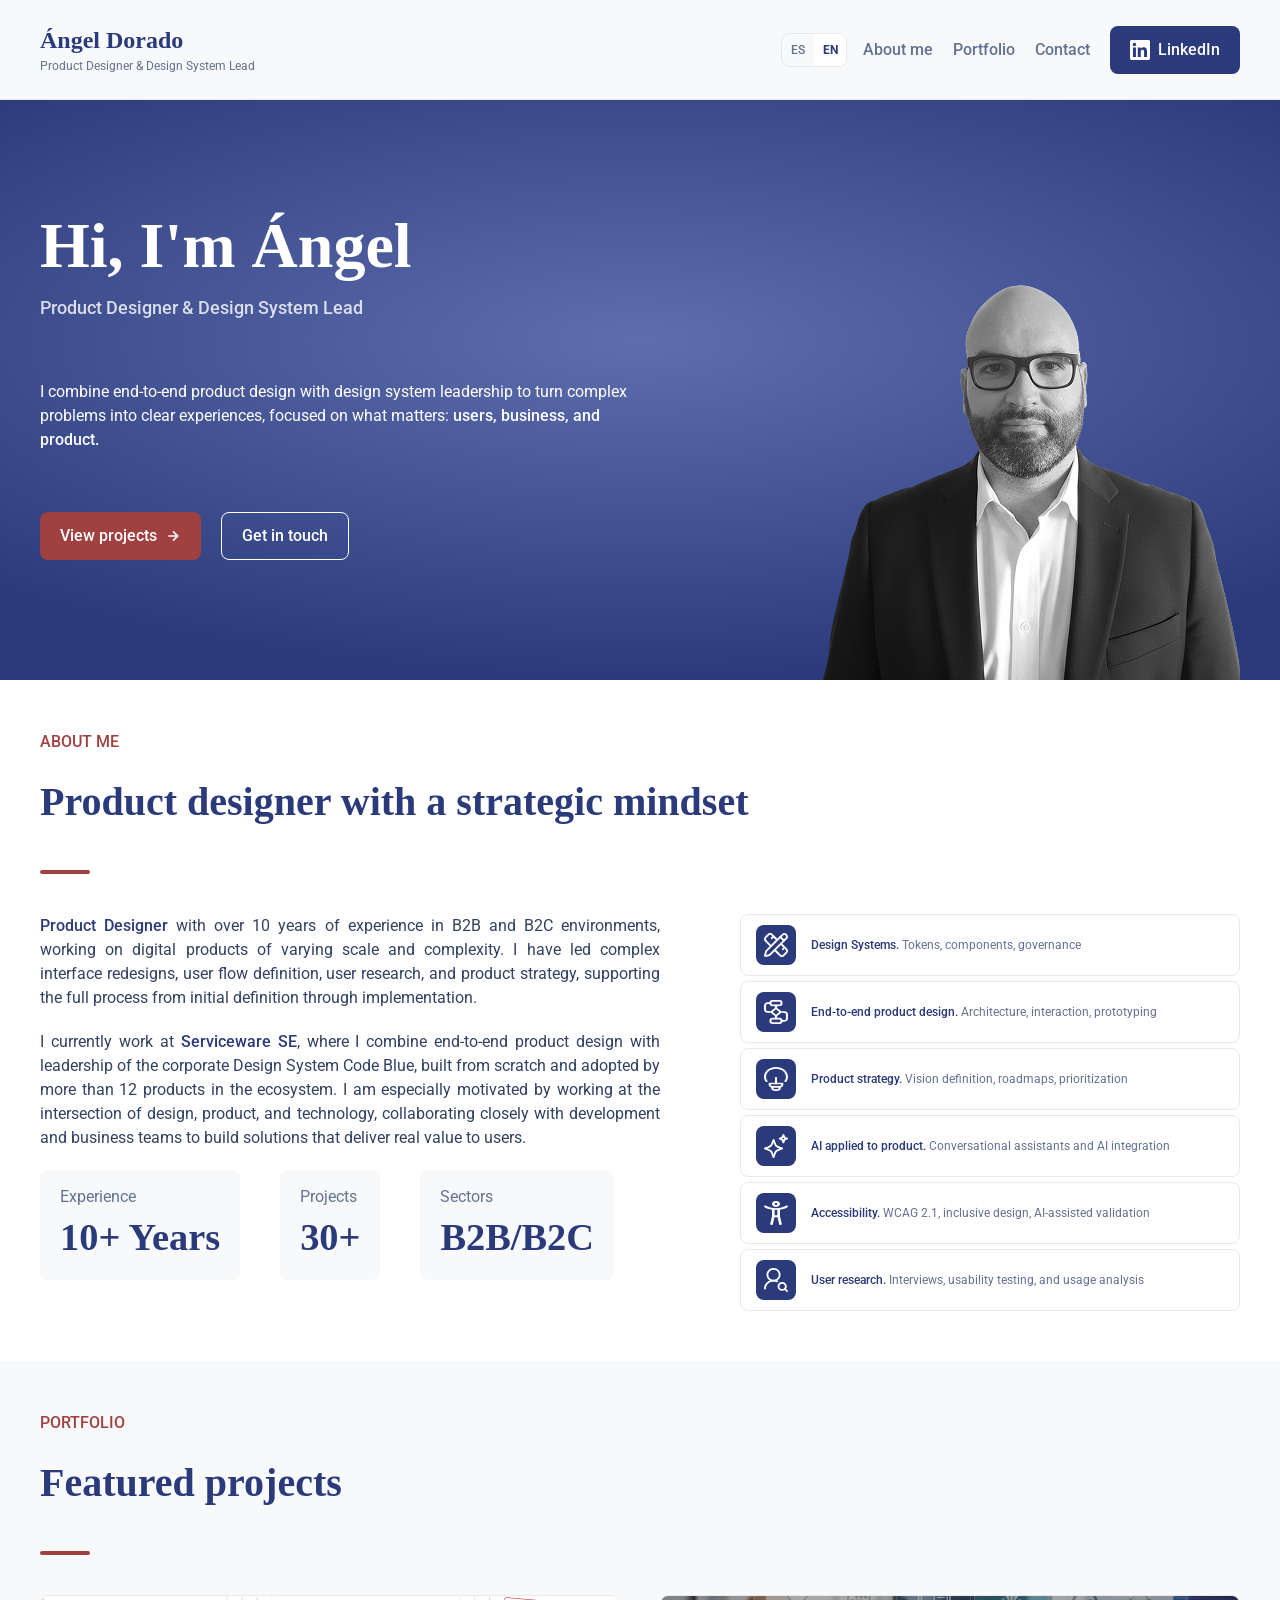
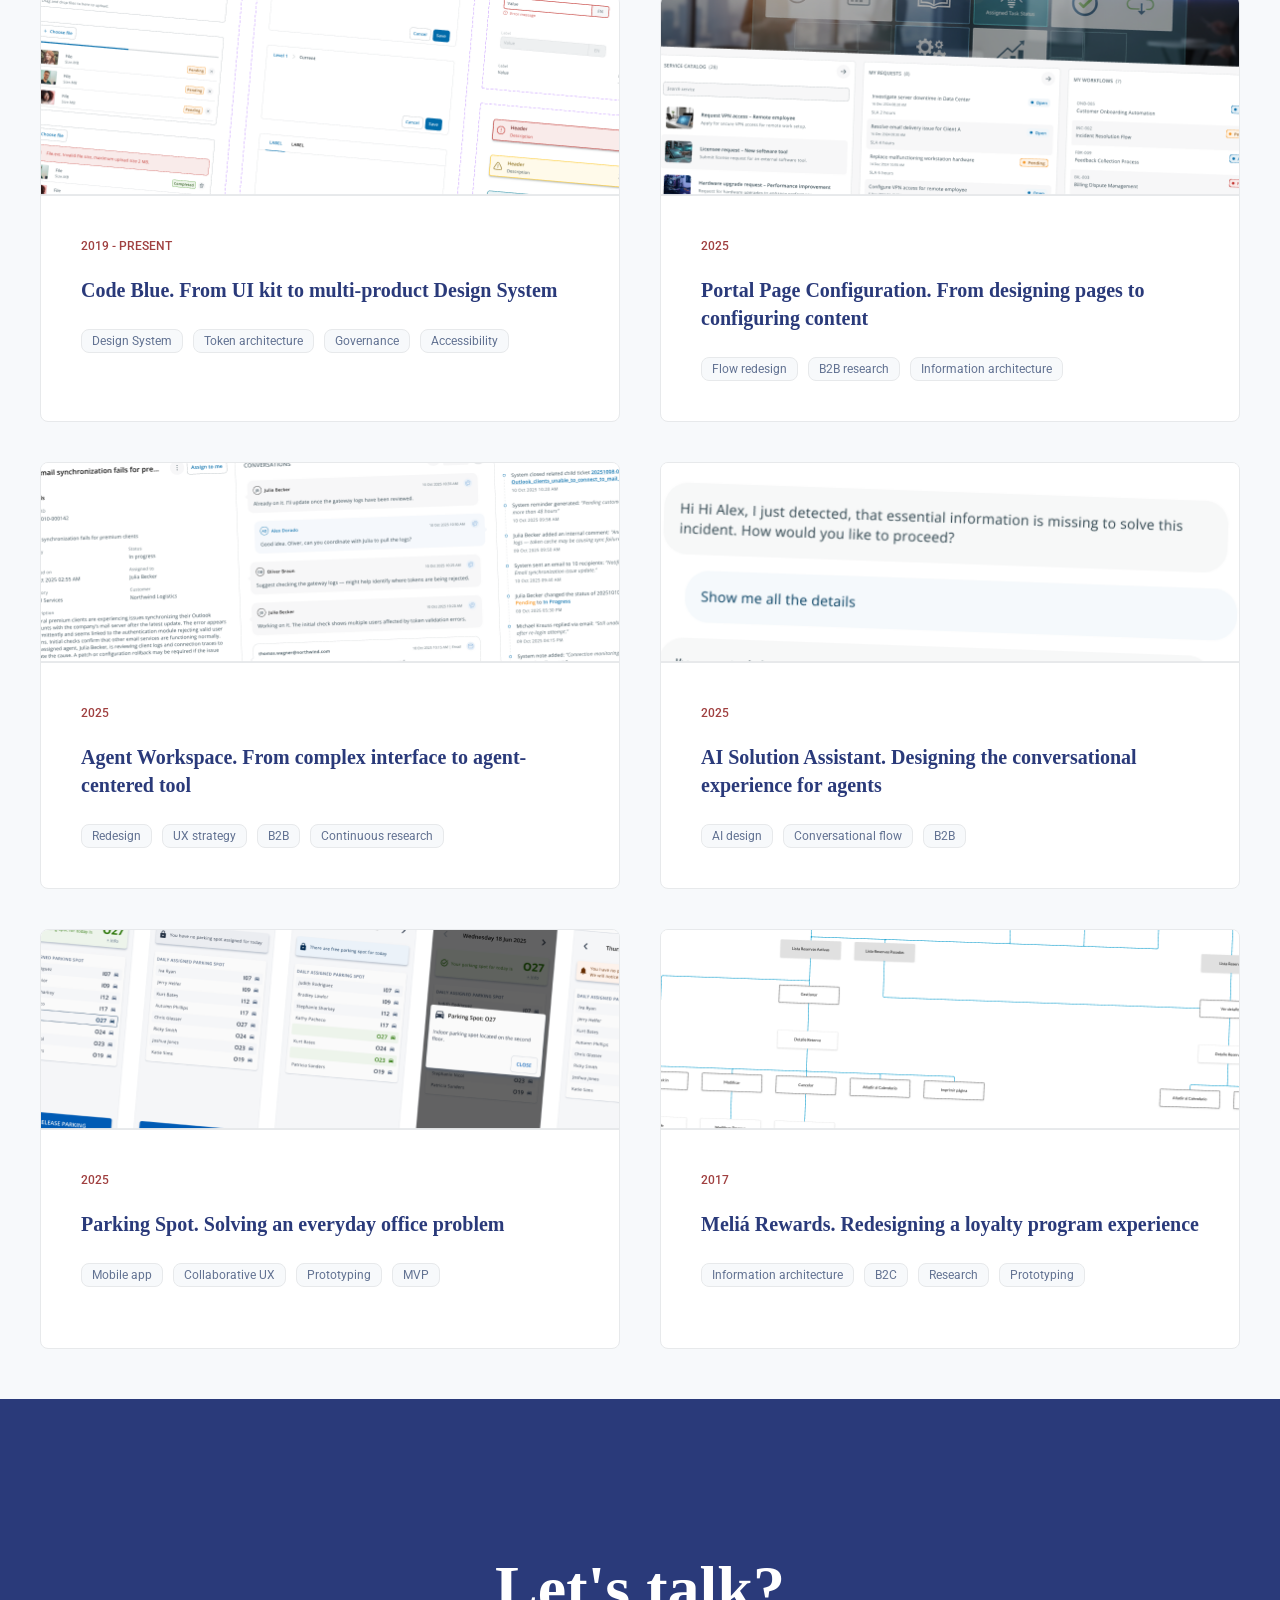
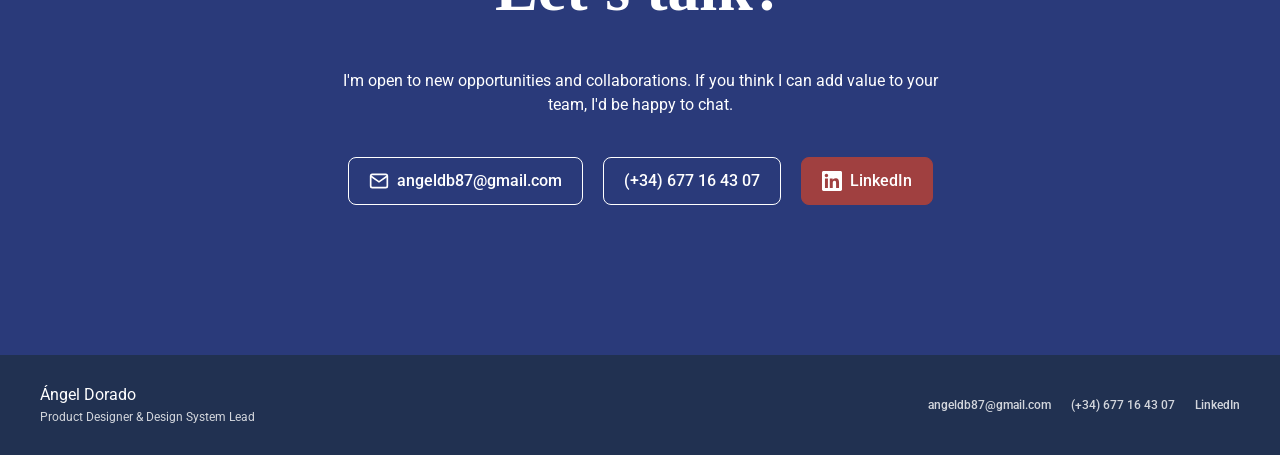
<file: index.html>
<!DOCTYPE html>
<html lang="es">
<head>
  <meta charset="UTF-8">
  <meta name="viewport" content="width=device-width, initial-scale=1.0">
  <title data-i18n-attr="title:meta.title">Ángel Dorado — Product Designer & Design System Lead</title>
  <meta name="description" content="Portfolio de Ángel Dorado, Product Designer especializado en diseño de producto B2B, Design Systems e IA aplicada al producto." data-i18n-attr="content:meta.description">
  <!-- Sustituye https://tu-dominio.com por la URL pública del portfolio al publicarlo -->
  <link rel="canonical" href="https://tu-dominio.com/">
  <meta property="og:type" content="website">
  <meta property="og:locale" content="es_ES">
  <meta property="og:site_name" content="Ángel Dorado">
  <meta property="og:url" content="https://tu-dominio.com/">
  <meta property="og:title" content="Ángel Dorado — Product Designer & Design System Lead">
  <meta property="og:description" content="Portfolio de Ángel Dorado, Product Designer especializado en plataformas complejas, design systems e IA aplicada al producto.">
  <meta property="og:image" content="https://tu-dominio.com/assets/og-preview.svg">
  <meta property="og:image:width" content="1200">
  <meta property="og:image:height" content="630">
  <meta name="twitter:card" content="summary_large_image">
  <meta name="twitter:title" content="Ángel Dorado — Product Designer & Design System Lead">
  <meta name="twitter:description" content="Portfolio de Ángel Dorado, Product Designer especializado en plataformas complejas, design systems e IA aplicada al producto.">
  <meta name="twitter:image" content="https://tu-dominio.com/assets/og-preview.svg">
  <link rel="icon" href="assets/favicon.svg" type="image/svg+xml">
  <link rel="apple-touch-icon" href="assets/favicon.svg">
  <link rel="preconnect" href="https://fonts.googleapis.com">
  <link rel="preconnect" href="https://fonts.gstatic.com" crossorigin>
  <link href="https://fonts.googleapis.com/css2?family=Roboto:wght@400;500;700&display=swap" rel="stylesheet">
  <link rel="stylesheet" href="css/styles.css">
</head>
<body>

<nav id="main-nav">
  <a href="#hero" class="nav-brand">
    <span class="nav-name">Ángel Dorado</span>
    <span class="nav-role" data-i18n="nav.role">Product Designer & Design System Lead</span>
  </a>
  <div class="nav-controls">
    <div class="nav-lang" role="group" aria-label="Idioma">
      <button class="lang-btn active" type="button" data-lang="es" aria-pressed="true">ES</button>
      <button class="lang-btn" type="button" data-lang="en" aria-pressed="false">EN</button>
    </div>
    <div class="nav-menu" id="nav-menu">
      <ul class="nav-links">
        <li><a href="#about" data-i18n="nav.about">Sobre mi</a></li>
        <li><a href="#proyectos" data-i18n="nav.portfolio">Portfolio</a></li>
        <li><a href="#contacto" data-i18n="nav.contact">Contacto</a></li>
        <li>
          <a href="https://www.linkedin.com/in/angeldoradobuzon/" target="_blank" rel="noopener noreferrer" class="btn-linkedin">
            <svg width="20" height="20" viewBox="0 0 24 24" fill="currentColor" aria-hidden="true"><path d="M20.447 20.452h-3.554v-5.569c0-1.328-.027-3.037-1.852-3.037-1.853 0-2.136 1.445-2.136 2.939v5.667H9.351V9h3.414v1.561h.046c.477-.9 1.637-1.85 3.37-1.85 3.601 0 4.267 2.37 4.267 5.455v6.286zM5.337 7.433c-1.144 0-2.063-.926-2.063-2.065 0-1.138.92-2.063 2.063-2.063 1.14 0 2.064.925 2.064 2.063 0 1.139-.925 2.065-2.064 2.065zm1.782 13.019H3.555V9h3.564v11.452zM22.225 0H1.771C.792 0 0 .774 0 1.729v20.542C0 23.227.792 24 1.771 24h20.451C23.2 24 24 23.227 24 22.271V1.729C24 .774 23.2 0 22.222 0h.003z"/></svg>
            <span data-i18n="nav.linkedin">Linkedin</span>
          </a>
        </li>
      </ul>
    </div>
    <button type="button" class="nav-toggle" id="nav-toggle" aria-expanded="false" aria-controls="nav-menu" data-i18n-attr="aria-label:nav.menu_open" aria-label="Abrir menú">
      <svg class="nav-toggle-icon nav-toggle-icon--menu" width="24" height="24" viewBox="0 0 24 24" fill="none" stroke="currentColor" stroke-width="2" stroke-linecap="round" aria-hidden="true">
        <path d="M5 7h14"/>
        <path d="M5 12h14"/>
        <path d="M5 17h14"/>
      </svg>
      <svg class="nav-toggle-icon nav-toggle-icon--close" width="24" height="24" viewBox="0 0 24 24" fill="none" stroke="currentColor" stroke-width="2" stroke-linecap="round" aria-hidden="true" hidden>
        <path d="M7 7l10 10"/>
        <path d="M17 7L7 17"/>
      </svg>
    </button>
  </div>
</nav>

<section id="hero">
  <div class="hero-inner">
    <div class="hero-content">
      <div class="hero-headline">
        <h1 class="hero-title" data-i18n="hero.title">Hola, soy Ángel</h1>
        <p class="hero-role" data-i18n="hero.role">Product Designer & Design System Lead</p>
      </div>
      <p class="hero-desc" data-i18n-html="hero.desc">Combino diseño de producto end-to-end con liderazgo de sistemas de diseño para transformar problemas complejos en experiencias claras, con foco en lo que importa: <strong>usuarios, negocio y producto.</strong></p>
      <div class="hero-actions">
        <a href="#proyectos" class="btn-primary">
          <span data-i18n="hero.cta.projects">Ver proyectos</span>
          <svg width="16" height="16" viewBox="0 0 24 24" fill="none" stroke="currentColor" stroke-width="2.5" aria-hidden="true"><path d="M5 12h14M12 5l7 7-7 7"/></svg>
        </a>
        <a href="#contacto" class="btn-secondary" data-i18n="hero.cta.contact">Contactar</a>
      </div>
    </div>
    <div class="hero-photo-wrap">
      <img src="assets/images/Foto.png" alt="Ángel Dorado" class="hero-photo" width="420" height="420">
    </div>
  </div>
</section>

<section id="about">
  <div class="section-inner">
    <div class="section-header">
      <p class="section-label" data-i18n="about.label">SOBRE MI</p>
      <h2 class="section-title" data-i18n="about.title">Diseñador de producto con enfoque estratégico</h2>
    </div>
    <div class="divider"></div>
    <div class="about-grid">
      <div class="about-left fade-in">
        <p class="about-text" data-i18n-html="about.p1"></p>
        <p class="about-text" data-i18n-html="about.p2"></p>
        <div class="kpi-row">
          <div class="kpi-item">
            <p class="kpi-label" data-i18n="about.kpi1.label">Experiencia</p>
            <p class="kpi-value" data-i18n="about.kpi1.value">+10 Años</p>
          </div>
          <div class="kpi-item">
            <p class="kpi-label" data-i18n="about.kpi2.label">Proyectos</p>
            <p class="kpi-value" data-i18n="about.kpi2.value">+30</p>
          </div>
          <div class="kpi-item">
            <p class="kpi-label" data-i18n="about.kpi3.label">Sectores</p>
            <p class="kpi-value" data-i18n="about.kpi3.value">B2B/B2C</p>
          </div>
        </div>
      </div>
      <div class="about-right fade-in fade-in-delay-2">
        <div class="skills-list">
          <div class="skill-row">
            <div class="skill-icon" aria-hidden="true">
              <img src="assets/icons/skill-design.svg" alt="" width="24" height="24">
            </div>
            <p class="skill-text" data-i18n-html="skills.ds"></p>
          </div>
          <div class="skill-row">
            <div class="skill-icon" aria-hidden="true">
              <img src="assets/icons/skill-workflow.svg" alt="" width="24" height="24">
            </div>
            <p class="skill-text" data-i18n-html="skills.product"></p>
          </div>
          <div class="skill-row">
            <div class="skill-icon" aria-hidden="true">
              <img src="assets/icons/skill-idea.svg" alt="" width="24" height="24">
            </div>
            <p class="skill-text" data-i18n-html="skills.strategy"></p>
          </div>
          <div class="skill-row">
            <div class="skill-icon" aria-hidden="true">
              <img src="assets/icons/skill-ai.svg" alt="" width="24" height="24">
            </div>
            <p class="skill-text" data-i18n-html="skills.ai"></p>
          </div>
          <div class="skill-row">
            <div class="skill-icon" aria-hidden="true">
              <img src="assets/icons/skill-accessibility.svg" alt="" width="24" height="24">
            </div>
            <p class="skill-text" data-i18n-html="skills.a11y"></p>
          </div>
          <div class="skill-row">
            <div class="skill-icon" aria-hidden="true">
              <img src="assets/icons/skill-research.svg" alt="" width="24" height="24">
            </div>
            <p class="skill-text" data-i18n-html="skills.research"></p>
          </div>
        </div>
      </div>
    </div>
  </div>
</section>

<section id="proyectos">
  <div class="section-inner">
    <div class="section-header">
      <p class="section-label" data-i18n="projects.label">PORTFOLIO</p>
      <h2 class="section-title" data-i18n="projects.title">Proyectos destacados</h2>
    </div>
    <div class="divider"></div>
    <div class="projects-grid">

      <a href="proyectos/code-blue.html" class="project-card fade-in">
        <div class="project-thumb">
          <img src="assets/images/projects/Code-Blue-Card.png" alt="" loading="lazy">
        
          <div class="project-overlay">
            <p class="overlay-desc" data-i18n="projects.codeblue.overlay.desc"></p>
            <span class="overlay-link">
              <span data-i18n="projects.overlay.cta">Ver caso</span>
              <svg width="14" height="14" viewBox="0 0 24 24" fill="none" stroke="currentColor" stroke-width="2.5" aria-hidden="true"><path d="M5 12h14M12 5l7 7-7 7"/></svg>
            </span>
          </div>
        </div>
        <div class="project-body">
          <p class="project-year" data-i18n="projects.codeblue.year">2019 - ACTUALIDAD</p>
          <h3 class="project-title" data-i18n="projects.codeblue.title">Code Blue. La evolución de UI kit a Design System multiproducto</h3>
          <div class="project-tags">
            <span class="tag" data-i18n="projects.codeblue.tag1">Design System</span>
            <span class="tag" data-i18n="projects.codeblue.tag2">Arquitectura de tokens</span>
            <span class="tag" data-i18n="projects.codeblue.tag3">Gobernanza</span>
            <span class="tag" data-i18n="projects.codeblue.tag4">Accesibilidad</span>
          </div>
        </div>
      </a>

      <a href="proyectos/portal-page-configuration.html" class="project-card fade-in fade-in-delay-1">
        <div class="project-thumb">
          <img src="assets/images/projects/Page-Configuration-Card.png" alt="" loading="lazy">
        
          <div class="project-overlay">
            <p class="overlay-desc" data-i18n="projects.portal.overlay.desc"></p>
            <span class="overlay-link">
              <span data-i18n="projects.overlay.cta">Ver caso</span>
              <svg width="14" height="14" viewBox="0 0 24 24" fill="none" stroke="currentColor" stroke-width="2.5" aria-hidden="true"><path d="M5 12h14M12 5l7 7-7 7"/></svg>
            </span>
          </div>
        </div>
        <div class="project-body">
          <p class="project-year" data-i18n="projects.portal.year">2025</p>
          <h3 class="project-title" data-i18n="projects.portal.title">Portal Page Configuration. De diseñar páginas a configurar contenido</h3>
          <div class="project-tags">
            <span class="tag" data-i18n="projects.portal.tag1">Rediseño de flujo</span>
            <span class="tag" data-i18n="projects.portal.tag2">Research B2B</span>
            <span class="tag" data-i18n="projects.portal.tag3">Arquitectura de información</span>
          </div>
        </div>
      </a>

      <a href="proyectos/agent-workspace.html" class="project-card fade-in fade-in-delay-2" data-protected>
        <div class="project-thumb">
          <img src="assets/images/projects/Agent-Workspace-Card.png" alt="" loading="lazy">
        
          <div class="project-overlay">
            <p class="overlay-desc" data-i18n="projects.agent.overlay.desc"></p>
            <span class="overlay-link">
              <span data-i18n="projects.overlay.cta">Ver caso</span>
              <svg width="14" height="14" viewBox="0 0 24 24" fill="none" stroke="currentColor" stroke-width="2.5" aria-hidden="true"><path d="M5 12h14M12 5l7 7-7 7"/></svg>
            </span>
          </div>
        </div>
        <div class="project-body">
          <p class="project-year" data-i18n="projects.agent.year">2025</p>
          <h3 class="project-title" data-i18n="projects.agent.title">Agent Workspace. De interfaz compleja a herramienta centrada en el agente</h3>
          <div class="project-tags">
            <span class="tag" data-i18n="projects.agent.tag1">Rediseño</span>
            <span class="tag" data-i18n="projects.agent.tag2">Estrategia UX</span>
            <span class="tag" data-i18n="projects.agent.tag3">B2B</span>
            <span class="tag" data-i18n="projects.agent.tag4">Research continuo</span>
          </div>
        </div>
      </a>

      <a href="proyectos/ai-solution-assistant.html" class="project-card fade-in fade-in-delay-3" data-protected>
        <div class="project-thumb">
          <img src="assets/images/projects/Assistant-Card.png" alt="" loading="lazy">
        
          <div class="project-overlay">
            <p class="overlay-desc" data-i18n="projects.ai.overlay.desc"></p>
            <span class="overlay-link">
              <span data-i18n="projects.overlay.cta">Ver caso</span>
              <svg width="14" height="14" viewBox="0 0 24 24" fill="none" stroke="currentColor" stroke-width="2.5" aria-hidden="true"><path d="M5 12h14M12 5l7 7-7 7"/></svg>
            </span>
          </div>
        </div>
        <div class="project-body">
          <p class="project-year" data-i18n="projects.ai.year">2025</p>
          <h3 class="project-title" data-i18n="projects.ai.title">AI Solution Assistant. Diseñando la experiencia conversacional para agentes</h3>
          <div class="project-tags">
            <span class="tag" data-i18n="projects.ai.tag1">Diseño de IA</span>
            <span class="tag" data-i18n="projects.ai.tag2">Flujo conversacional</span>
            <span class="tag" data-i18n="projects.ai.tag3">B2B</span>
          </div>
        </div>
      </a>

      <a href="proyectos/parking-spot.html" class="project-card fade-in fade-in-delay-4">
        <div class="project-thumb">
          <img src="assets/images/projects/Parking-Card.png" alt="" loading="lazy">
        
          <div class="project-overlay">
            <p class="overlay-desc" data-i18n="projects.parking.overlay.desc"></p>
            <span class="overlay-link">
              <span data-i18n="projects.overlay.cta">Ver caso</span>
              <svg width="14" height="14" viewBox="0 0 24 24" fill="none" stroke="currentColor" stroke-width="2.5" aria-hidden="true"><path d="M5 12h14M12 5l7 7-7 7"/></svg>
            </span>
          </div>
        </div>
        <div class="project-body">
          <p class="project-year" data-i18n="projects.parking.year">2025</p>
          <h3 class="project-title" data-i18n="projects.parking.title">Parking Spot. Eliminando un problema cotidiano de oficina</h3>
          <div class="project-tags">
            <span class="tag" data-i18n="projects.parking.tag1">App mobile</span>
            <span class="tag" data-i18n="projects.parking.tag2">UX Colaborativo</span>
            <span class="tag" data-i18n="projects.parking.tag3">Prototipado</span>
            <span class="tag" data-i18n="projects.parking.tag4">MVP</span>
          </div>
        </div>
      </a>

      <a href="proyectos/melia-rewards.html" class="project-card fade-in fade-in-delay-5">
        <div class="project-thumb">
          <img src="assets/images/projects/Rewards-Card.png" alt="" loading="lazy">
        
          <div class="project-overlay">
            <p class="overlay-desc" data-i18n="projects.melia.overlay.desc"></p>
            <span class="overlay-link">
              <span data-i18n="projects.overlay.cta">Ver caso</span>
              <svg width="14" height="14" viewBox="0 0 24 24" fill="none" stroke="currentColor" stroke-width="2.5" aria-hidden="true"><path d="M5 12h14M12 5l7 7-7 7"/></svg>
            </span>
          </div>
        </div>
        <div class="project-body">
          <p class="project-year" data-i18n="projects.melia.year">2017</p>
          <h3 class="project-title" data-i18n="projects.melia.title">Meliá Rewards. Rediseñando la experiencia de un programa de fidelidad</h3>
          <div class="project-tags">
            <span class="tag" data-i18n="projects.melia.tag1">Arquitectura de información</span>
            <span class="tag" data-i18n="projects.melia.tag2">B2C</span>
            <span class="tag" data-i18n="projects.melia.tag3">Research</span>
            <span class="tag" data-i18n="projects.melia.tag4">Prototipado</span>
          </div>
        </div>
      </a>

    </div>
  </div>
</section>

<section id="contacto">
  <div class="contact-inner">
    <h2 class="contact-title fade-in" data-i18n="contact.title">¿Hablamos?</h2>
    <p class="contact-subtitle fade-in fade-in-delay-1" data-i18n="contact.subtitle">Estoy abierto a nuevas oportunidades y colaboraciones. Si crees que puedo aportar valor a tu equipo, estaré encantado de conoceros.</p>
    <div class="contact-links fade-in fade-in-delay-2">
      <a href="mailto:angeldb87@gmail.com" class="contact-btn contact-btn-outline">
        <svg width="20" height="20" viewBox="0 0 24 24" fill="none" stroke="currentColor" stroke-width="2" aria-hidden="true"><path d="M4 4h16c1.1 0 2 .9 2 2v12c0 1.1-.9 2-2 2H4c-1.1 0-2-.9-2-2V6c0-1.1.9-2 2-2z"/><polyline points="22,6 12,13 2,6"/></svg>
        angeldb87@gmail.com
      </a>
      <a href="tel:+34677164307" class="contact-btn contact-btn-outline">
        (+34) 677 16 43 07
      </a>
      <a href="https://www.linkedin.com/in/angeldoradobuzon/" target="_blank" rel="noopener noreferrer" class="contact-btn contact-btn-accent">
        <svg width="20" height="20" viewBox="0 0 24 24" fill="currentColor" aria-hidden="true"><path d="M20.447 20.452h-3.554v-5.569c0-1.328-.027-3.037-1.852-3.037-1.853 0-2.136 1.445-2.136 2.939v5.667H9.351V9h3.414v1.561h.046c.477-.9 1.637-1.85 3.37-1.85 3.601 0 4.267 2.37 4.267 5.455v6.286zM5.337 7.433c-1.144 0-2.063-.926-2.063-2.065 0-1.138.92-2.063 2.063-2.063 1.14 0 2.064.925 2.064 2.063 0 1.139-.925 2.065-2.064 2.065zm1.782 13.019H3.555V9h3.564v11.452zM22.225 0H1.771C.792 0 0 .774 0 1.729v20.542C0 23.227.792 24 1.771 24h20.451C23.2 24 24 23.227 24 22.271V1.729C24 .774 23.2 0 22.222 0h.003z"/></svg>
        <span data-i18n="contact.linkedin">Linkedin</span>
      </a>
    </div>
  </div>
</section>

<footer>
  <div class="footer-left">
    <p class="footer-name">Ángel Dorado</p>
    <p class="footer-role" data-i18n="footer.role">Product Designer & Design System Lead</p>
  </div>
  <div class="footer-links">
    <a href="mailto:angeldb87@gmail.com">angeldb87@gmail.com</a>
    <a href="tel:+34677164307">(+34) 677 16 43 07</a>
    <a href="https://www.linkedin.com/in/angeldoradobuzon/" target="_blank" rel="noopener noreferrer" data-i18n="contact.linkedin">Linkedin</a>
  </div>
</footer>

<script src="js/locales-data.js"></script>
<script src="js/i18n.js"></script>
<script src="js/main.js"></script>
<script src="js/project-gate.js"></script>
</body>
</html>
</file>
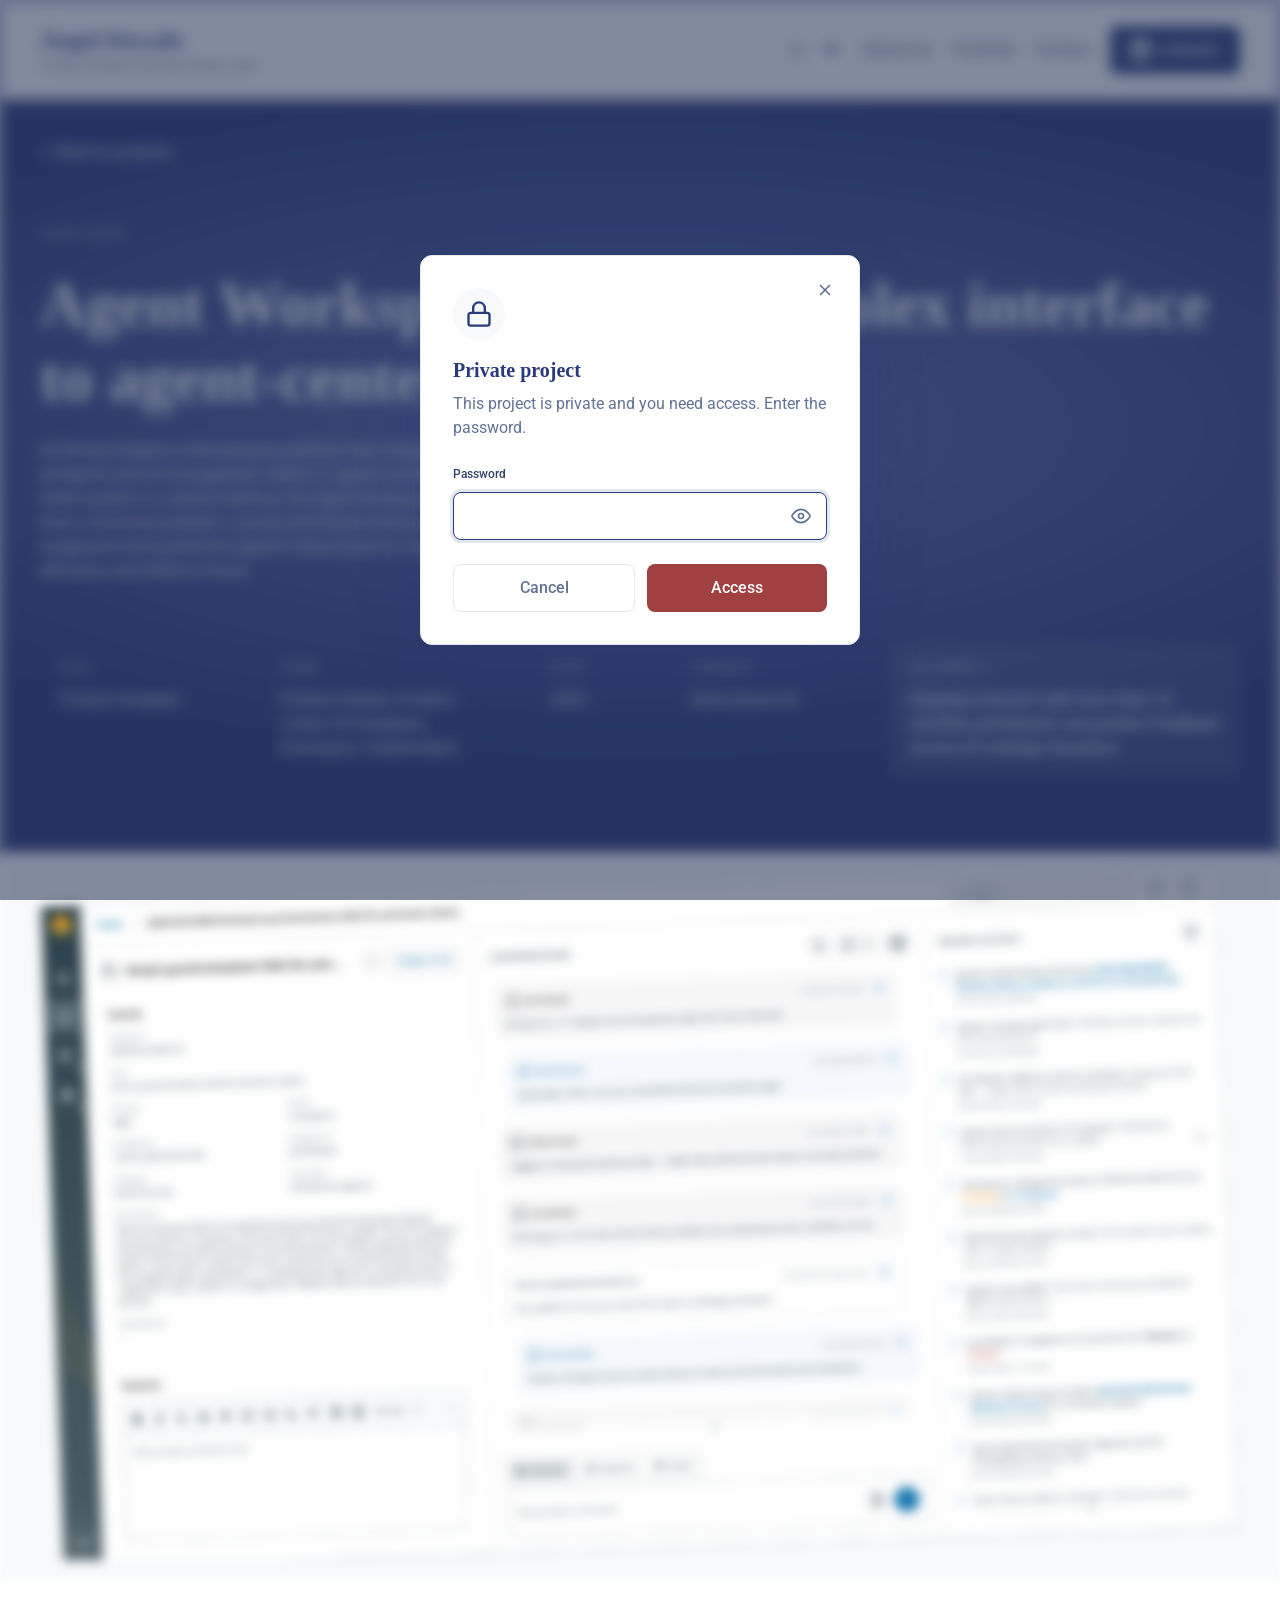
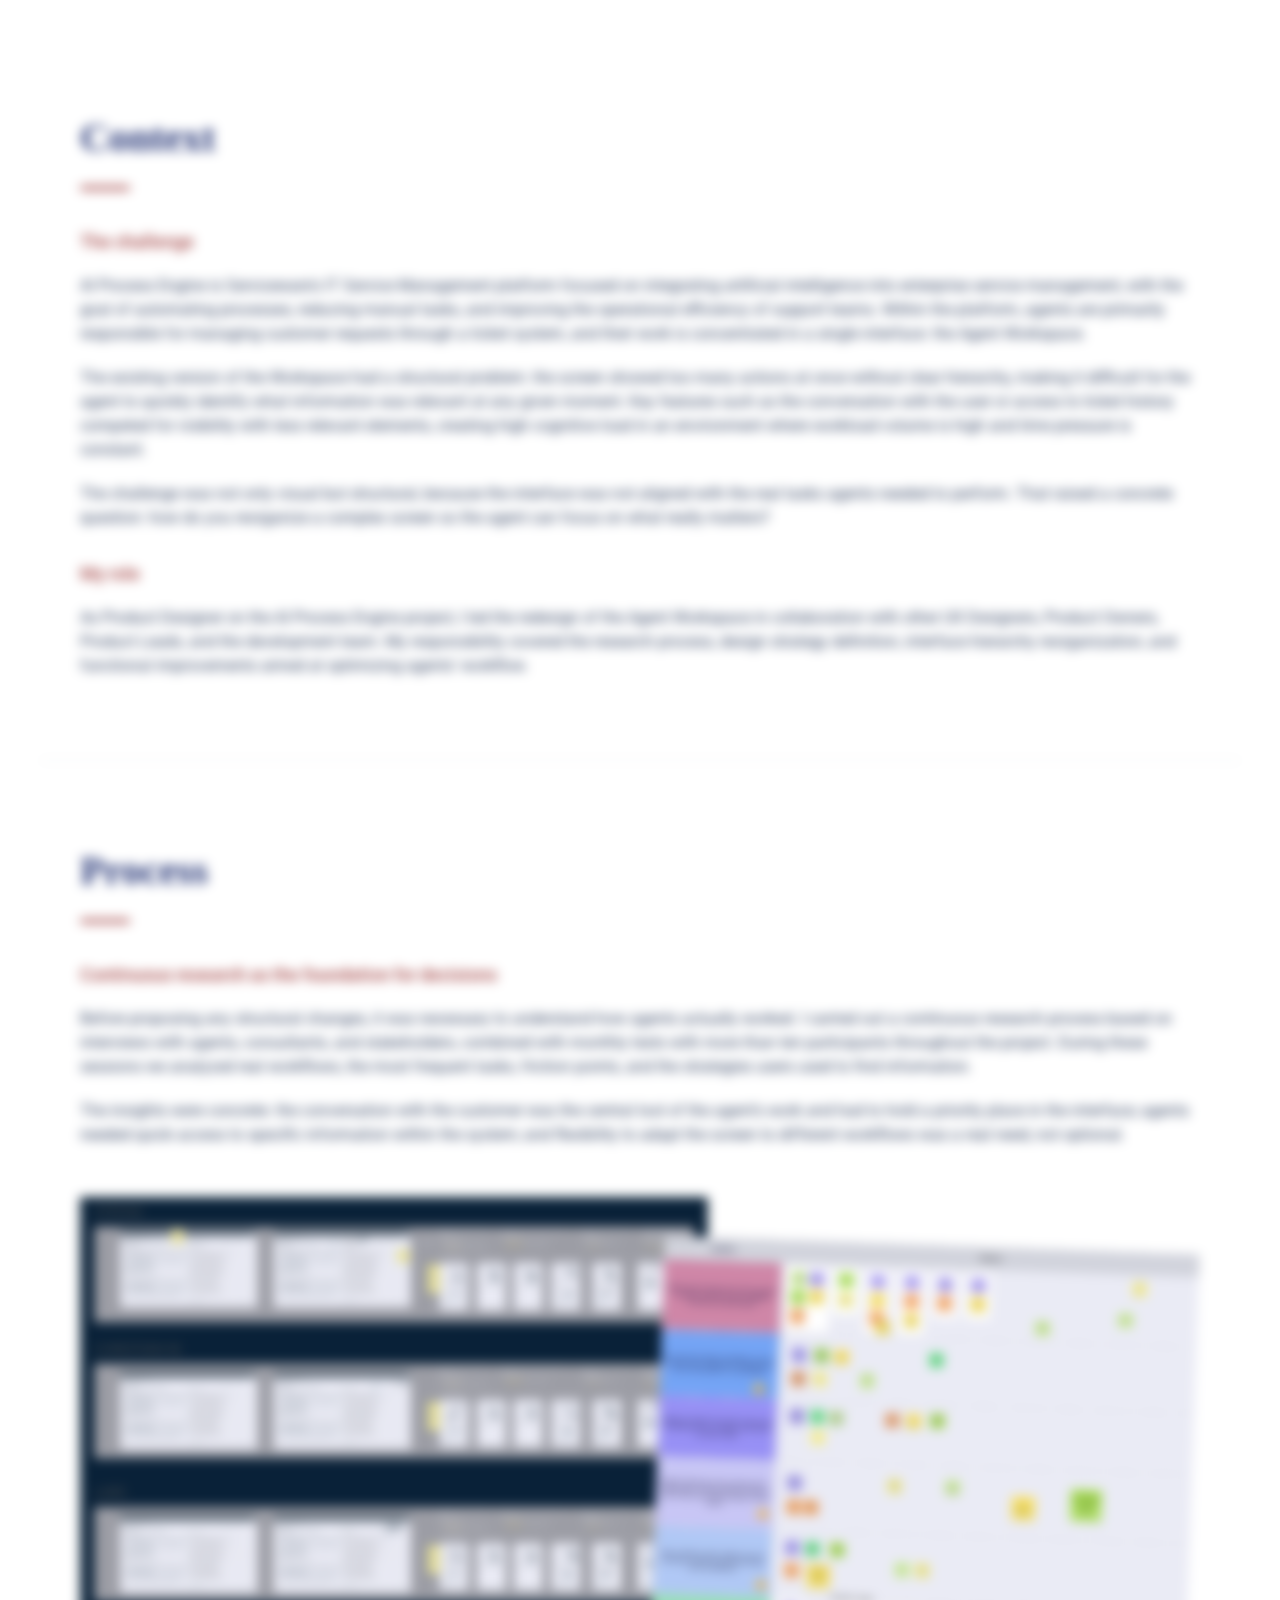
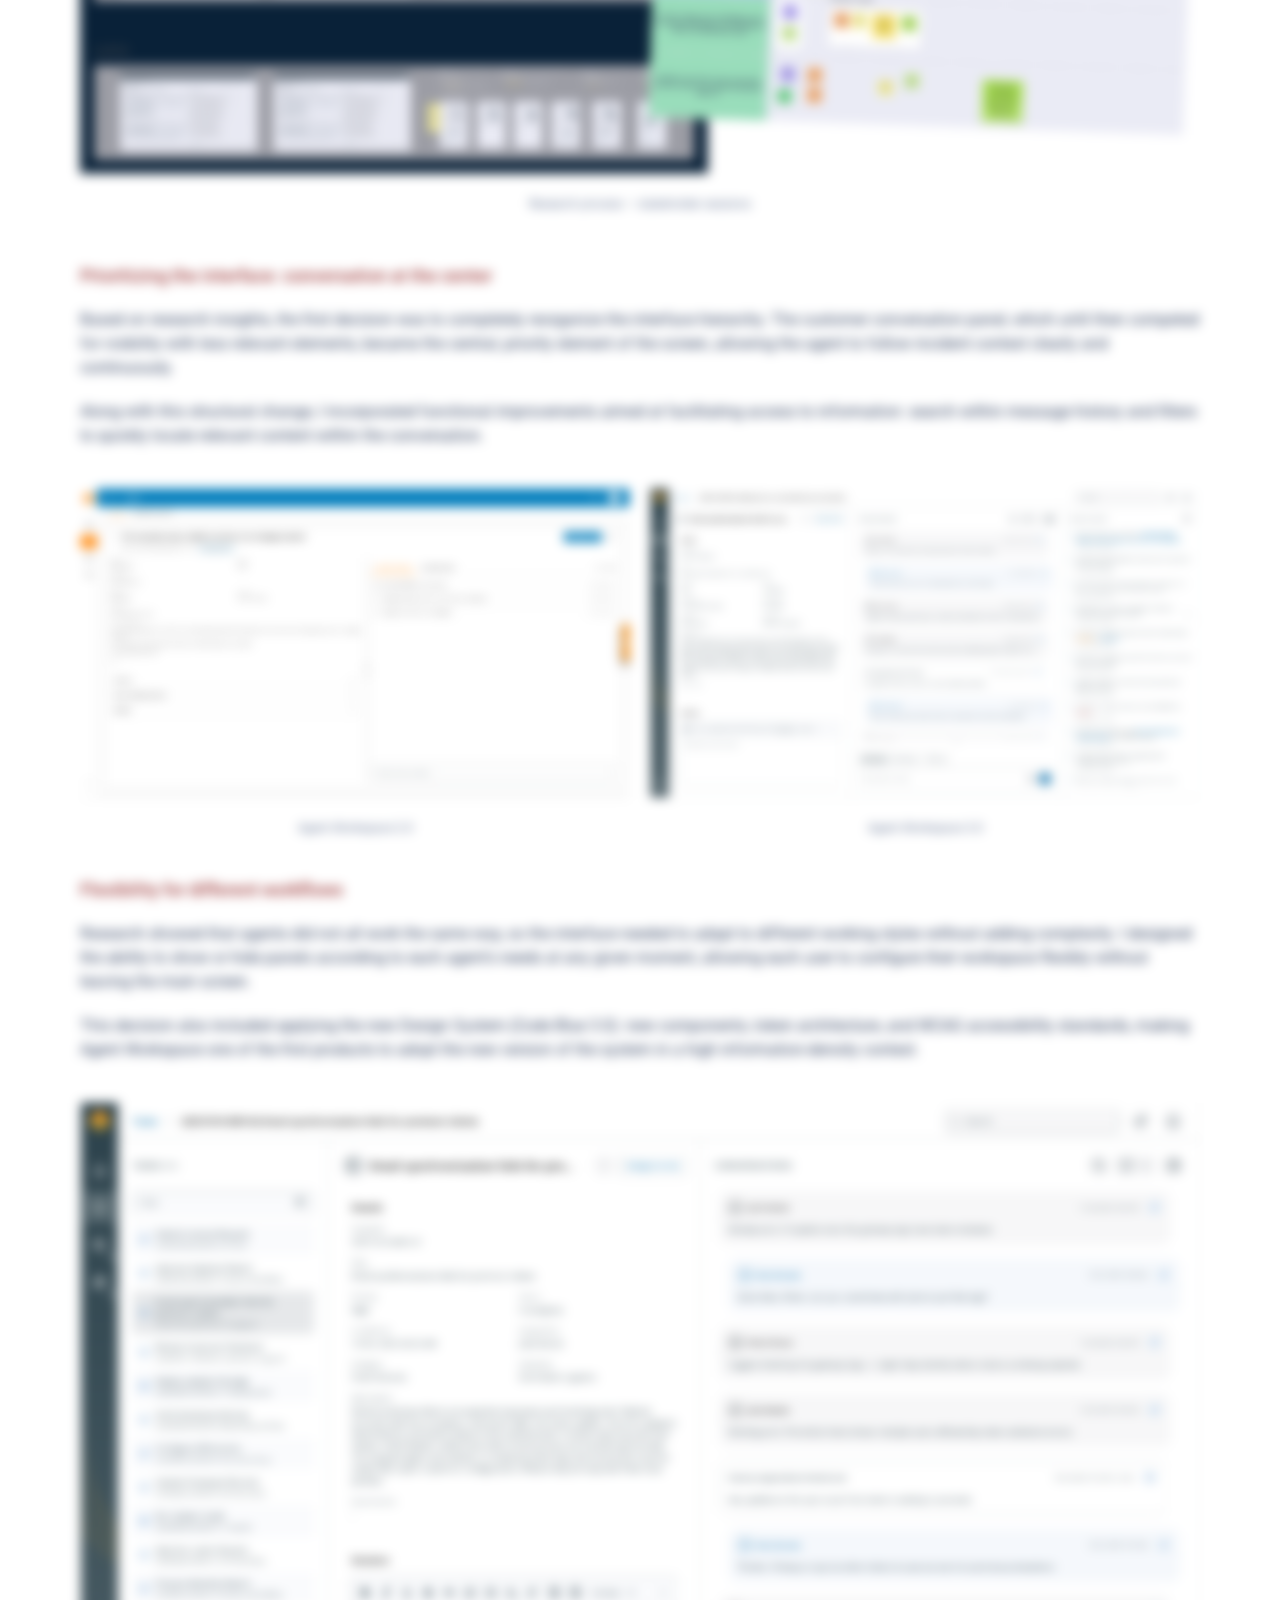
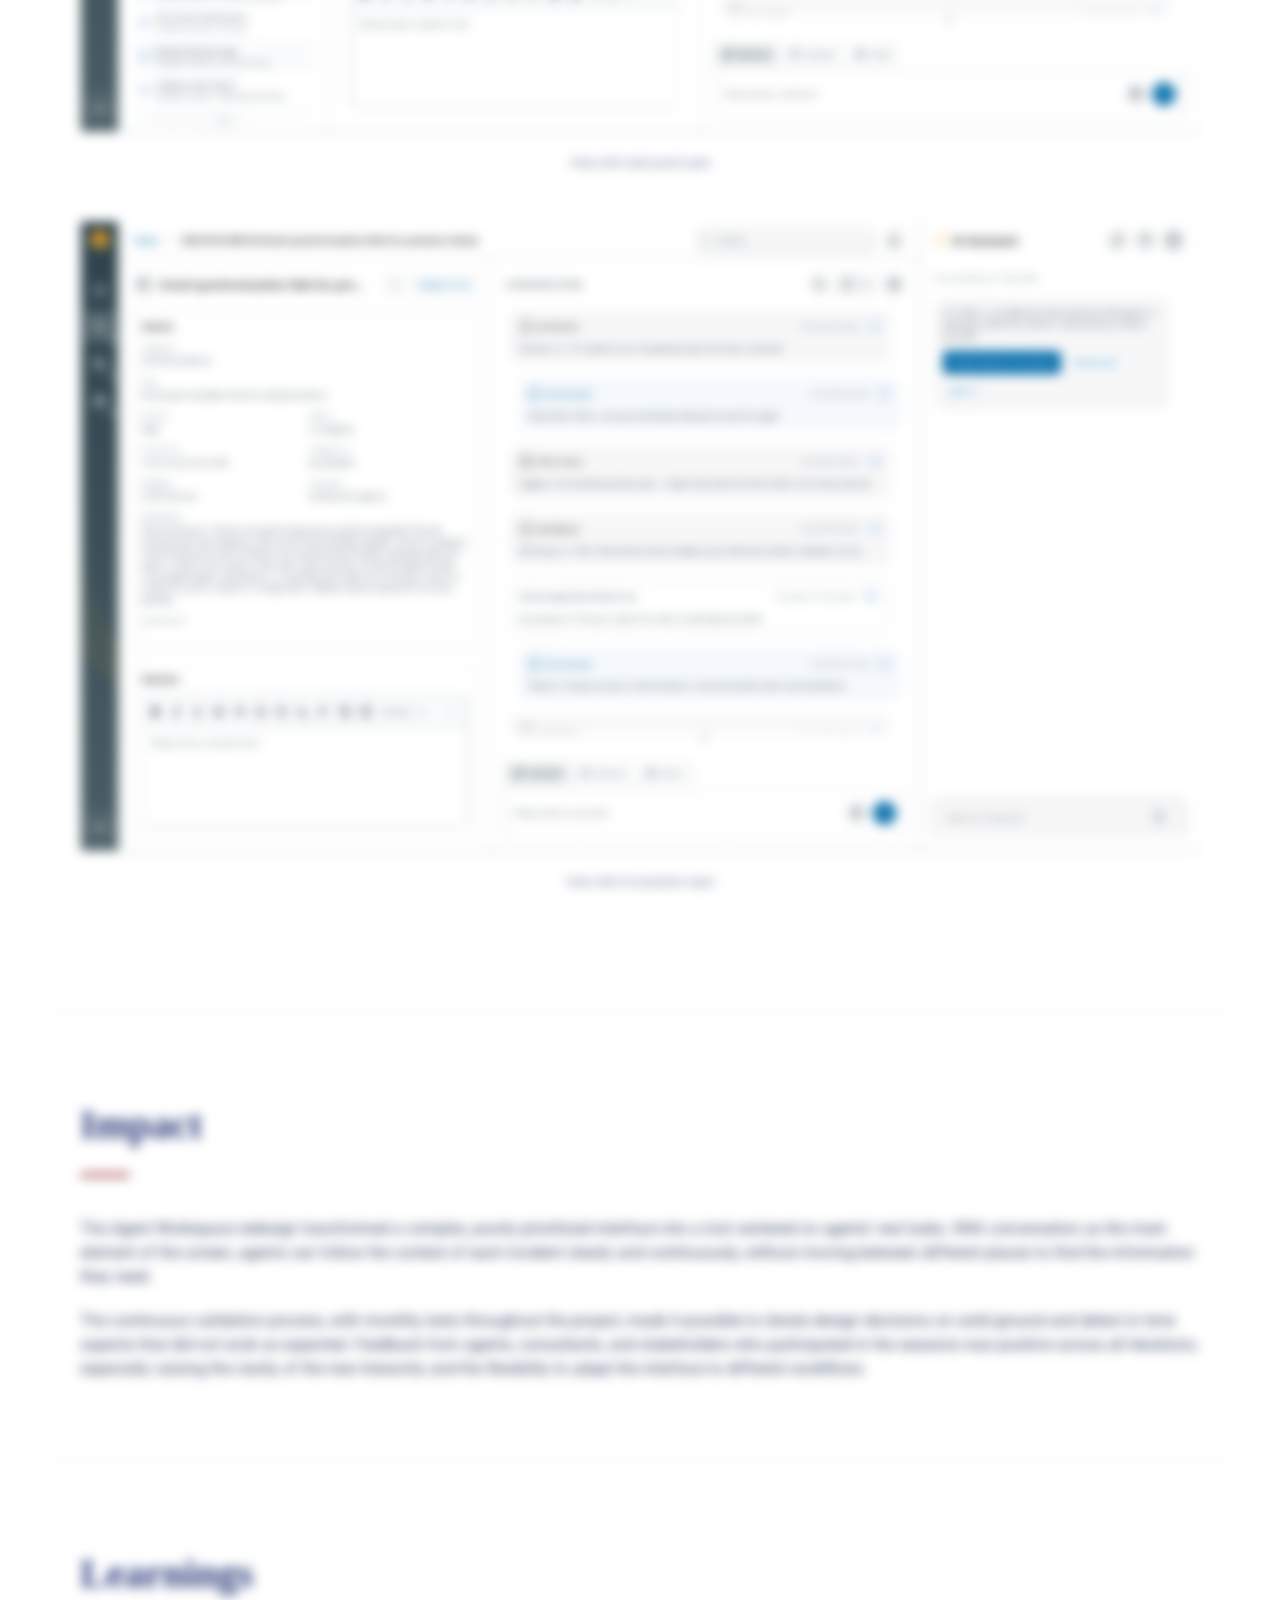
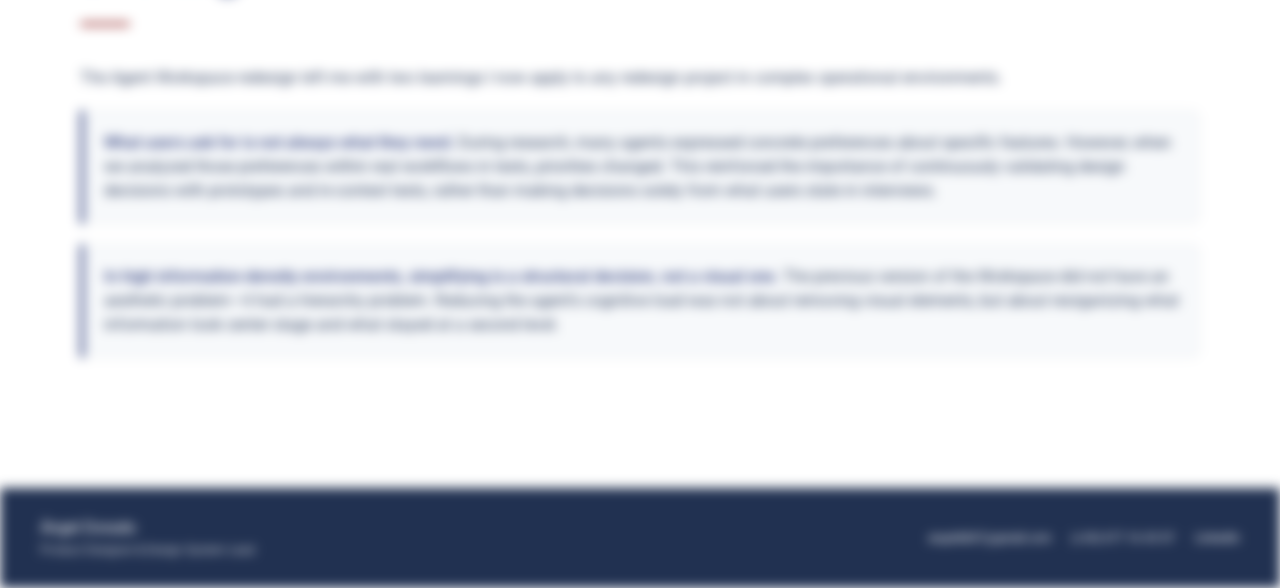
<file: proyectos/agent-workspace.html>
<!DOCTYPE html>
<html lang="es">
<head>
  <meta charset="UTF-8">
  <meta name="viewport" content="width=device-width, initial-scale=1.0">
  <link rel="icon" href="../assets/favicon.svg" type="image/svg+xml">
  <link rel="apple-touch-icon" href="../assets/favicon.svg">
  <title data-i18n-attr="title:case.agent.page_title">Agent Workspace — Ángel Dorado</title>
  <link rel="preconnect" href="https://fonts.googleapis.com">
  <link rel="preconnect" href="https://fonts.gstatic.com" crossorigin>
  <link href="https://fonts.googleapis.com/css2?family=Roboto:wght@400;500;700&display=swap" rel="stylesheet">
  <link rel="stylesheet" href="../css/styles.css">
  <link rel="stylesheet" href="../css/case-study.css">
</head>
<body class="case-study-page">

<nav id="main-nav">
  <a href="../index.html" class="nav-brand">
    <span class="nav-name">Ángel Dorado</span>
    <span class="nav-role" data-i18n="nav.role">Product Designer & Design System Lead</span>
  </a>
  <div class="nav-controls">
    <div class="nav-lang" role="group" aria-label="Idioma">
      <button class="lang-btn active" type="button" data-lang="es" aria-pressed="true">ES</button>
      <button class="lang-btn" type="button" data-lang="en" aria-pressed="false">EN</button>
    </div>
    <div class="nav-menu" id="nav-menu">
      <ul class="nav-links">
        <li><a href="../index.html#about" data-i18n="nav.about">Sobre mi</a></li>
        <li><a href="../index.html#proyectos" data-i18n="nav.portfolio">Portfolio</a></li>
        <li><a href="../index.html#contacto" data-i18n="nav.contact">Contacto</a></li>
        <li>
          <a href="https://www.linkedin.com/in/angeldoradobuzon/" target="_blank" rel="noopener noreferrer" class="btn-linkedin">
            <svg width="20" height="20" viewBox="0 0 24 24" fill="currentColor" aria-hidden="true"><path d="M20.447 20.452h-3.554v-5.569c0-1.328-.027-3.037-1.852-3.037-1.853 0-2.136 1.445-2.136 2.939v5.667H9.351V9h3.414v1.561h.046c.477-.9 1.637-1.85 3.37-1.85 3.601 0 4.267 2.37 4.267 5.455v6.286zM5.337 7.433c-1.144 0-2.063-.926-2.063-2.065 0-1.138.92-2.063 2.063-2.063 1.14 0 2.064.925 2.064 2.063 0 1.139-.925 2.065-2.064 2.065zm1.782 13.019H3.555V9h3.564v11.452zM22.225 0H1.771C.792 0 0 .774 0 1.729v20.542C0 23.227.792 24 1.771 24h20.451C23.2 24 24 23.227 24 22.271V1.729C24 .774 23.2 0 22.222 0h.003z"/></svg>
            <span data-i18n="nav.linkedin">Linkedin</span>
          </a>
        </li>
      </ul>
    </div>
    <button type="button" class="nav-toggle" id="nav-toggle" aria-expanded="false" aria-controls="nav-menu" data-i18n-attr="aria-label:nav.menu_open" aria-label="Abrir menú">
      <svg class="nav-toggle-icon nav-toggle-icon--menu" width="24" height="24" viewBox="0 0 24 24" fill="none" stroke="currentColor" stroke-width="2" stroke-linecap="round" aria-hidden="true">
        <path d="M5 7h14"/>
        <path d="M5 12h14"/>
        <path d="M5 17h14"/>
      </svg>
      <svg class="nav-toggle-icon nav-toggle-icon--close" width="24" height="24" viewBox="0 0 24 24" fill="none" stroke="currentColor" stroke-width="2" stroke-linecap="round" aria-hidden="true" hidden>
        <path d="M7 7l10 10"/>
        <path d="M17 7L7 17"/>
      </svg>
    </button>
  </div>
</nav>

<header class="case-hero">
  <div class="case-hero-inner">
    <a href="../index.html#proyectos" class="back-link" data-i18n="case.back">← Volver a proyectos</a>
    <p class="case-label" data-i18n="case.label">Caso de estudio</p>
    <h1 class="case-title" data-i18n="case.agent.title">Agent Workspace. De interfaz compleja a herramienta centrada en el agente</h1>
    <p class="case-summary" data-i18n="case.agent.summary">AI Process Engine es la plataforma de Serviceware que integra inteligencia artificial en la gestión de servicios empresariales. Dentro de ella, los agentes gestionan las peticiones de los clientes a través de un sistema de tickets en una interfaz central: el Agent Workspace. El rediseño de esta pantalla partió de un problema estructural, ya que una interfaz poco jerarquizada mostraba información secundaria en primer plano y relegaba las herramientas críticas del agente a un segundo nivel, impactando directamente en su eficiencia y capacidad de foco.</p>
    <div class="case-meta">
      <div class="case-meta-primary">
      <div class="case-meta-tag">
        <p class="case-meta-label" data-i18n="case.meta.role">Rol</p>
        <p class="case-meta-value" data-i18n="case.agent.meta_role">Product Designer</p>
      </div>
      <div class="case-meta-tag case-meta-tag--team">
        <p class="case-meta-label" data-i18n="case.meta.team">Equipo</p>
        <p class="case-meta-value" data-i18n="case.agent.meta_team">Product Owners, Product Leads, UX Designers, Developers, Stakeholders</p>
      </div>
      <div class="case-meta-tag">
        <p class="case-meta-label" data-i18n="case.meta.year">Año</p>
        <p class="case-meta-value" data-i18n="case.agent.meta_year">2025</p>
      </div>
      <div class="case-meta-tag case-meta-tag--company">
        <p class="case-meta-label" data-i18n="case.meta.company">Empresa</p>
        <p class="case-meta-value" data-i18n="case.agent.meta_company">Serviceware SE</p>
      </div>
      </div>
      <div class="case-meta-tag case-meta-tag--impact">
        <p class="case-meta-label" data-i18n="case.meta.impact">Impacto destacado</p>
        <p class="case-meta-value" data-i18n="case.agent.meta_impact">Research continuo con más de 10 participantes mensuales y feedback positivo en todas las iteraciones del rediseño</p>
      </div>
    </div>
  </div>
</header>

<div class="case-hero-visual">
  <div class="case-hero-visual-inner">
    <img src="../assets/images/projects/Agent-Workspace-Hero.png" alt="Vista general del Agent Workspace rediseñado" width="1280" loading="eager">
  </div>
</div>

<article class="case-body case-content">

  <section class="case-section">
    <div class="case-section-header">
      <h2 class="case-section-title" data-i18n="case.section.context">Contexto</h2>
      <span class="case-section-accent" aria-hidden="true"></span>
    </div>
    <div class="case-block">
      <h3 data-i18n="case.subsection.challenge">El reto</h3>
      <p data-i18n-html="case.agent.p_001">AI Process Engine es la plataforma de Serviceware de IT Service Management orientada a integrar inteligencia artificial en la gestión de servicios empresariales, con el objetivo de automatizar procesos, reducir tareas manuales y mejorar la eficiencia operativa de los equipos de soporte. Dentro de la plataforma, los agentes son los principales responsables de gestionar las peticiones de los clientes a través de un sistema de tickets, y su trabajo se concentra en una única interfaz: el Agent Workspace.</p>
      <p data-i18n-html="case.agent.p_002">La versión existente del Workspace presentaba un problema estructural, ya que la pantalla mostraba demasiadas acciones simultáneas sin una jerarquía clara, lo que dificultaba que el agente identificara rápidamente qué información era relevante en cada momento. Funcionalidades clave como la conversación con el usuario o el acceso al histórico del ticket competían en visibilidad con elementos de menor relevancia, generando una carga cognitiva elevada en un entorno donde el volumen de trabajo es alto y la presión temporal es constante.</p>
      <p data-i18n-html="case.agent.p_003">El reto no era únicamente visual, sino estructural, debido a que la interfaz no estaba alineada con las tareas reales que los agentes debían realizar, lo que planteaba una pregunta concreta: ¿cómo reorganizar una pantalla compleja para que el agente pudiera centrarse en lo que realmente importa?</p>
    </div>
    <div class="case-block">
      <h3 data-i18n="case.subsection.role">Mi rol</h3>
      <p data-i18n-html="case.agent.p_004">Como Product Designer del proyecto AI Process Engine, lideré el rediseño del Agent Workspace en colaboración con otros UX Designers, Product Owners, Product Leads y el equipo de desarrollo. Mi responsabilidad cubrió el proceso de research, la definición de la estrategia de diseño, la reorganización de la jerarquía de la interfaz y el diseño de las mejoras funcionales orientadas a optimizar el flujo de trabajo de los agentes.</p>
    </div>
  </section>

  <hr class="case-divider">

  <section class="case-section">
    <div class="case-section-header">
      <h2 class="case-section-title" data-i18n="case.section.process">Proceso</h2>
      <span class="case-section-accent" aria-hidden="true"></span>
    </div>
    <div class="case-block">
      <h3 data-i18n="case.agent.h3.research_continuo_como_base_de_las_decisiones">Research continuo como base de las decisiones</h3>
      <p data-i18n-html="case.agent.p_005">Antes de proponer ningún cambio estructural, era necesario entender cómo trabajaban realmente los agentes. Llevé a cabo un proceso de investigación continuo basado en entrevistas con agentes, consultores y stakeholders, combinado con tests mensuales con más de diez participantes durante todo el proyecto. Durante estas sesiones analizamos los flujos reales de trabajo, las tareas más frecuentes, los puntos de fricción y las estrategias que los usuarios utilizaban para encontrar información.</p>
      <p data-i18n-html="case.agent.p_006">Los insights obtenidos fueron concretos: la conversación con el cliente era la herramienta central del trabajo del agente y debía ocupar un lugar prioritario en la interfaz; los agentes necesitaban acceder rápidamente a información específica dentro del sistema; y la flexibilidad para adaptar la pantalla a distintos flujos de trabajo era una necesidad real, no opcional.</p>
      <figure class="case-figure">
        <img src="../assets/images/projects/Agent-Workspace-Research.png" alt="Proceso de research con usuarios" loading="lazy">
        <figcaption data-i18n="case.agent.cap.capturas_del_proceso_de_research_se">Proceso de research — sesiones con stakeholder</figcaption>
      </figure>
    </div>
    <div class="case-block">
      <h3 data-i18n="case.agent.h3.jerarquizar_la_interfaz_la_conversaci_n_como">Jerarquizar la interfaz: la conversación como centro</h3>
      <p data-i18n-html="case.agent.p_007">A partir de los insights del research, la primera decisión fue reorganizar completamente la jerarquía de la interfaz. El panel de conversación con el cliente, que hasta entonces competía en visibilidad con elementos de menor relevancia, pasó a ser el elemento central y prioritario de la pantalla, permitiendo al agente seguir el contexto de la incidencia de forma clara y continua.</p>
      <p data-i18n-html="case.agent.p_008">Junto con este cambio estructural, incorporé mejoras funcionales orientadas a facilitar el acceso a la información: búsqueda dentro del historial de mensajes y filtros para localizar rápidamente contenido relevante dentro de la conversación.</p>
      <div class="case-figure-grid">
        <figure class="case-figure">
          <img src="../assets/images/projects/Agent-Workspace-2.png" alt="Agent Workspace — vista anterior" loading="lazy">
          <figcaption data-i18n="case.agent.cap.antes">Agent Workspace con 2.0</figcaption>
        </figure>
        <figure class="case-figure">
          <img src="../assets/images/projects/Agent-Workspace-3.png" alt="Agent Workspace — vista rediseñada" loading="lazy">
          <figcaption data-i18n="case.agent.cap.despu_s">Agent Workspace 3.0</figcaption>
        </figure>
      </div>
    </div>
    <div class="case-block">
      <h3 data-i18n="case.agent.h3.flexibilidad_para_distintos_flujos_de_trabajo">Flexibilidad para distintos flujos de trabajo</h3>
      <p data-i18n-html="case.agent.p_009">El research evidenció que los agentes no trabajaban todos de la misma forma, por lo que la interfaz necesitaba adaptarse a distintos estilos de trabajo sin añadir complejidad. Diseñé la posibilidad de mostrar u ocultar paneles según las necesidades del agente en cada momento, permitiendo que cada usuario configurara su espacio de trabajo de forma flexible sin necesidad de abandonar la pantalla principal.</p>
      <p data-i18n-html="case.agent.p_010">Esta decisión también incluyó la aplicación del nuevo Design System (Code Blue 3.0): nuevos componentes, arquitectura de tokens y estándares de accesibilidad WCAG, convirtiendo el Agent Workspace en uno de los primeros productos en adoptar la nueva versión del sistema en un contexto de alta densidad informativa.</p>
      <div class="case-figure-stack">
        <figure class="case-figure">
          <img src="../assets/images/projects/Agent-Workspace-Panel-A.png" alt="Vista con panel de tareas abierto" loading="lazy">
          <figcaption data-i18n="case.agent.cap.panel_conversaci_n_visible">Vista con panel de tareas abierto</figcaption>
        </figure>
        <figure class="case-figure">
          <img src="../assets/images/projects/Agent-Workspace-Panel-B.png" alt="Vista con asistente IA abierto" loading="lazy">
          <figcaption data-i18n="case.agent.cap.paneles_ocultos">Vista con asistente IA abierto</figcaption>
        </figure>
      </div>
    </div>
  </section>

  <hr class="case-divider">

  <section class="case-section">
    <div class="case-section-header">
      <h2 class="case-section-title" data-i18n="case.section.impact">Impacto</h2>
      <span class="case-section-accent" aria-hidden="true"></span>
    </div>
    <p data-i18n-html="case.agent.p_011">El rediseño del Agent Workspace transformó una interfaz compleja y poco jerarquizada en una herramienta centrada en las tareas reales del agente. Con la conversación como elemento principal de la pantalla, los agentes pueden seguir el contexto de cada incidencia de forma clara y continua, sin tener que moverse entre distintos sitios para encontrar la información que necesitan.</p>
    <p data-i18n-html="case.agent.p_012">El proceso de validación continua, con tests mensuales durante todo el proyecto, permitió iterar las decisiones de diseño de forma fundamentada y detectar a tiempo aspectos que no funcionaban como se esperaba. El feedback de los agentes, consultores y stakeholders que participaron en las sesiones fue positivo en todas las iteraciones, valorando especialmente la claridad de la nueva jerarquía y la flexibilidad para adaptar la interfaz a distintos flujos de trabajo.</p>
  </section>

  <hr class="case-divider">

  <section class="case-section">
    <div class="case-section-header">
      <h2 class="case-section-title" data-i18n="case.section.learnings">Aprendizajes</h2>
      <span class="case-section-accent" aria-hidden="true"></span>
    </div>
    <p data-i18n-html="case.agent.p_013">El rediseño del Agent Workspace me dejó dos aprendizajes que aplico ahora a cualquier proyecto de rediseño en entornos operativos complejos.</p>
    <div class="case-callout">
      <p data-i18n-html="case.agent.p_014"><strong>Lo que los usuarios piden no siempre es lo que necesitan.</strong> Durante el research, muchos agentes expresaban preferencias concretas sobre funcionalidades específicas. Sin embargo, cuando analizábamos esas preferencias dentro de flujos de trabajo reales en los tests, las prioridades cambiaban. Esto reforzó la importancia de validar continuamente las decisiones de diseño con prototipos y tests en contexto, en lugar de tomar decisiones únicamente a partir de lo que los usuarios declaran en entrevistas.</p>
    </div>
    <div class="case-callout">
      <p data-i18n-html="case.agent.p_015"><strong>En entornos de alta densidad informativa, simplificar es una decisión estructural, no visual.</strong> La versión anterior del Workspace no tenía un problema estético, sino más bien un problema de jerarquía. Reducir la carga cognitiva del agente no pasaba por eliminar elementos visuales, sino por reorganizar qué información ocupaba el primer plano y cuál quedaba en un segundo nivel.</p>
    </div>
  </section>

</article>

<footer>
  <div class="footer-left">
    <p class="footer-name">Ángel Dorado</p>
    <p class="footer-role" data-i18n="footer.role">Product Designer & Design System Lead</p>
  </div>
  <div class="footer-links">
    <a href="mailto:angeldb87@gmail.com">angeldb87@gmail.com</a>
    <a href="tel:+34677164307">(+34) 677 16 43 07</a>
    <a href="https://www.linkedin.com/in/angeldoradobuzon/" target="_blank" rel="noopener noreferrer" data-i18n="contact.linkedin">Linkedin</a>
  </div>
</footer>

<script src="../js/locales-data.js"></script>
<script src="../js/case-locales-data.js"></script>
<script src="../js/i18n.js"></script>
<script src="../js/main.js"></script>
<script src="../js/project-gate.js"></script>
</body>
</html>
</file>
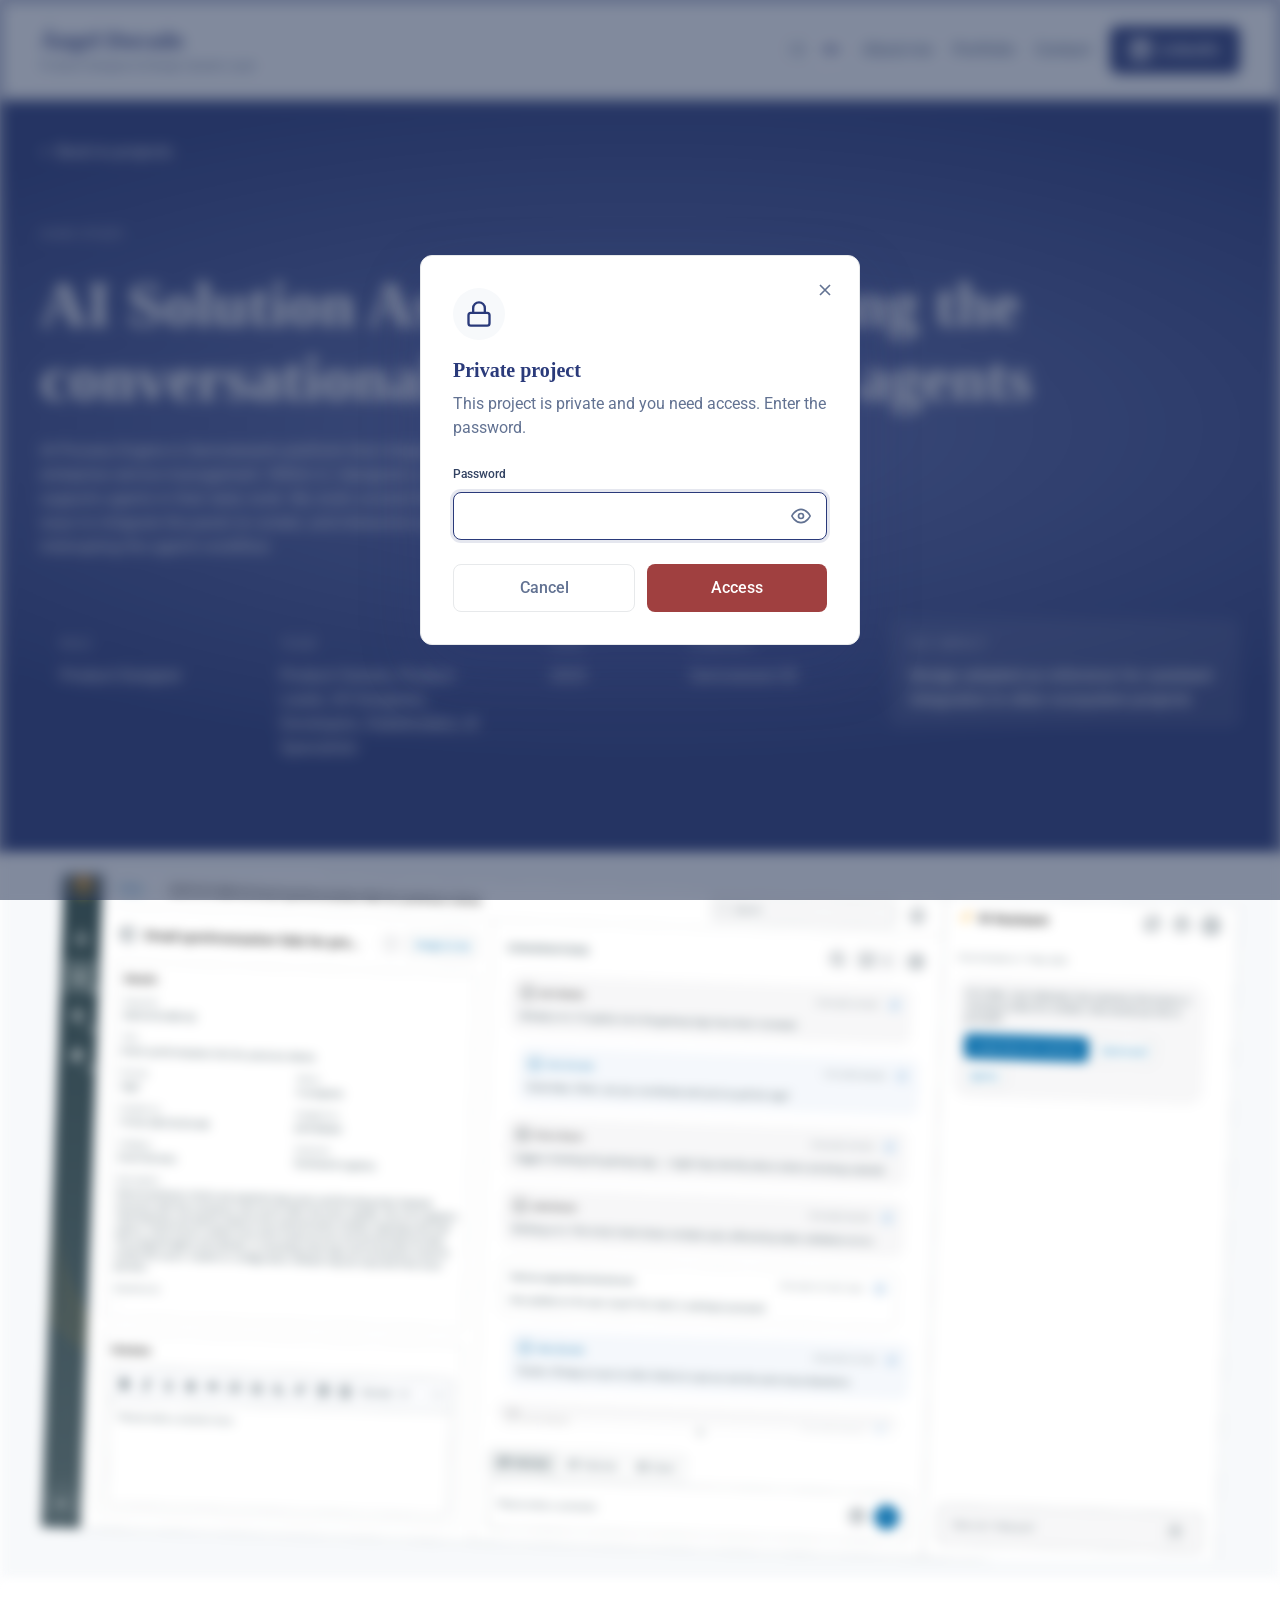
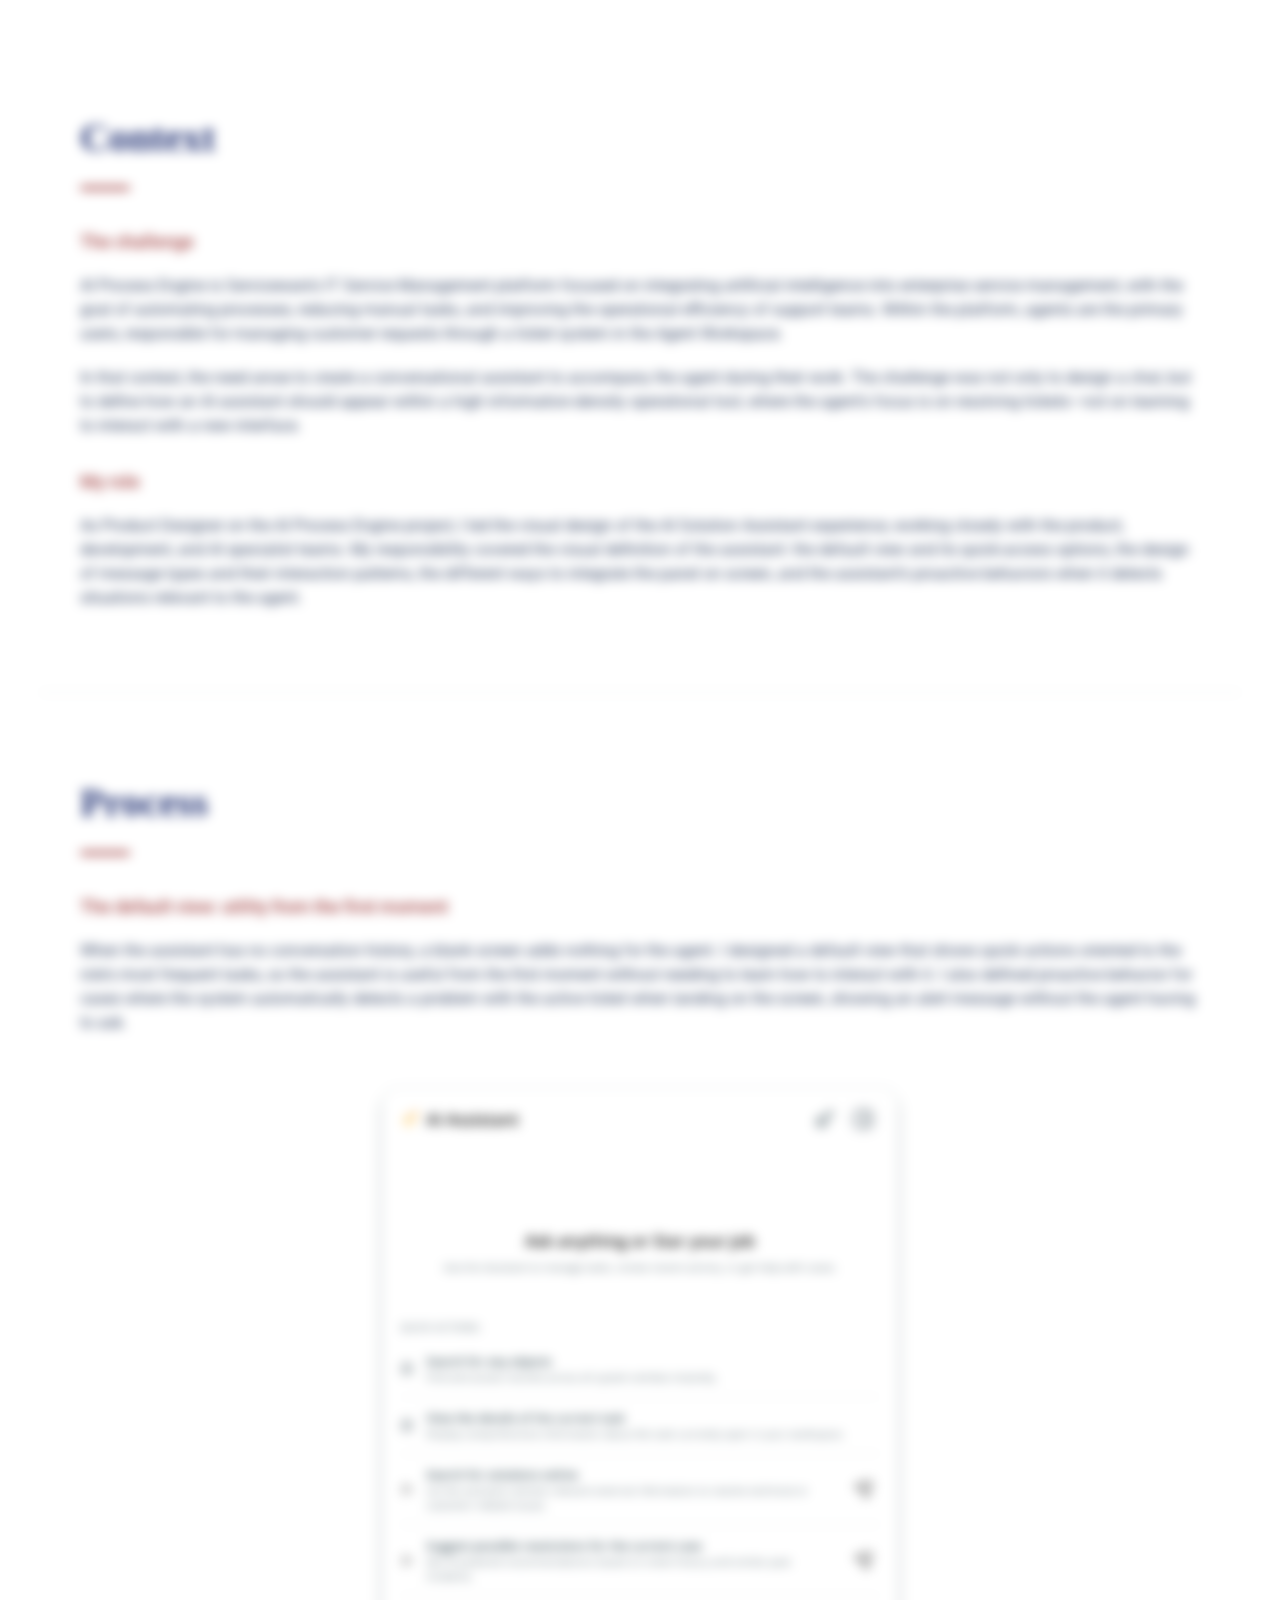
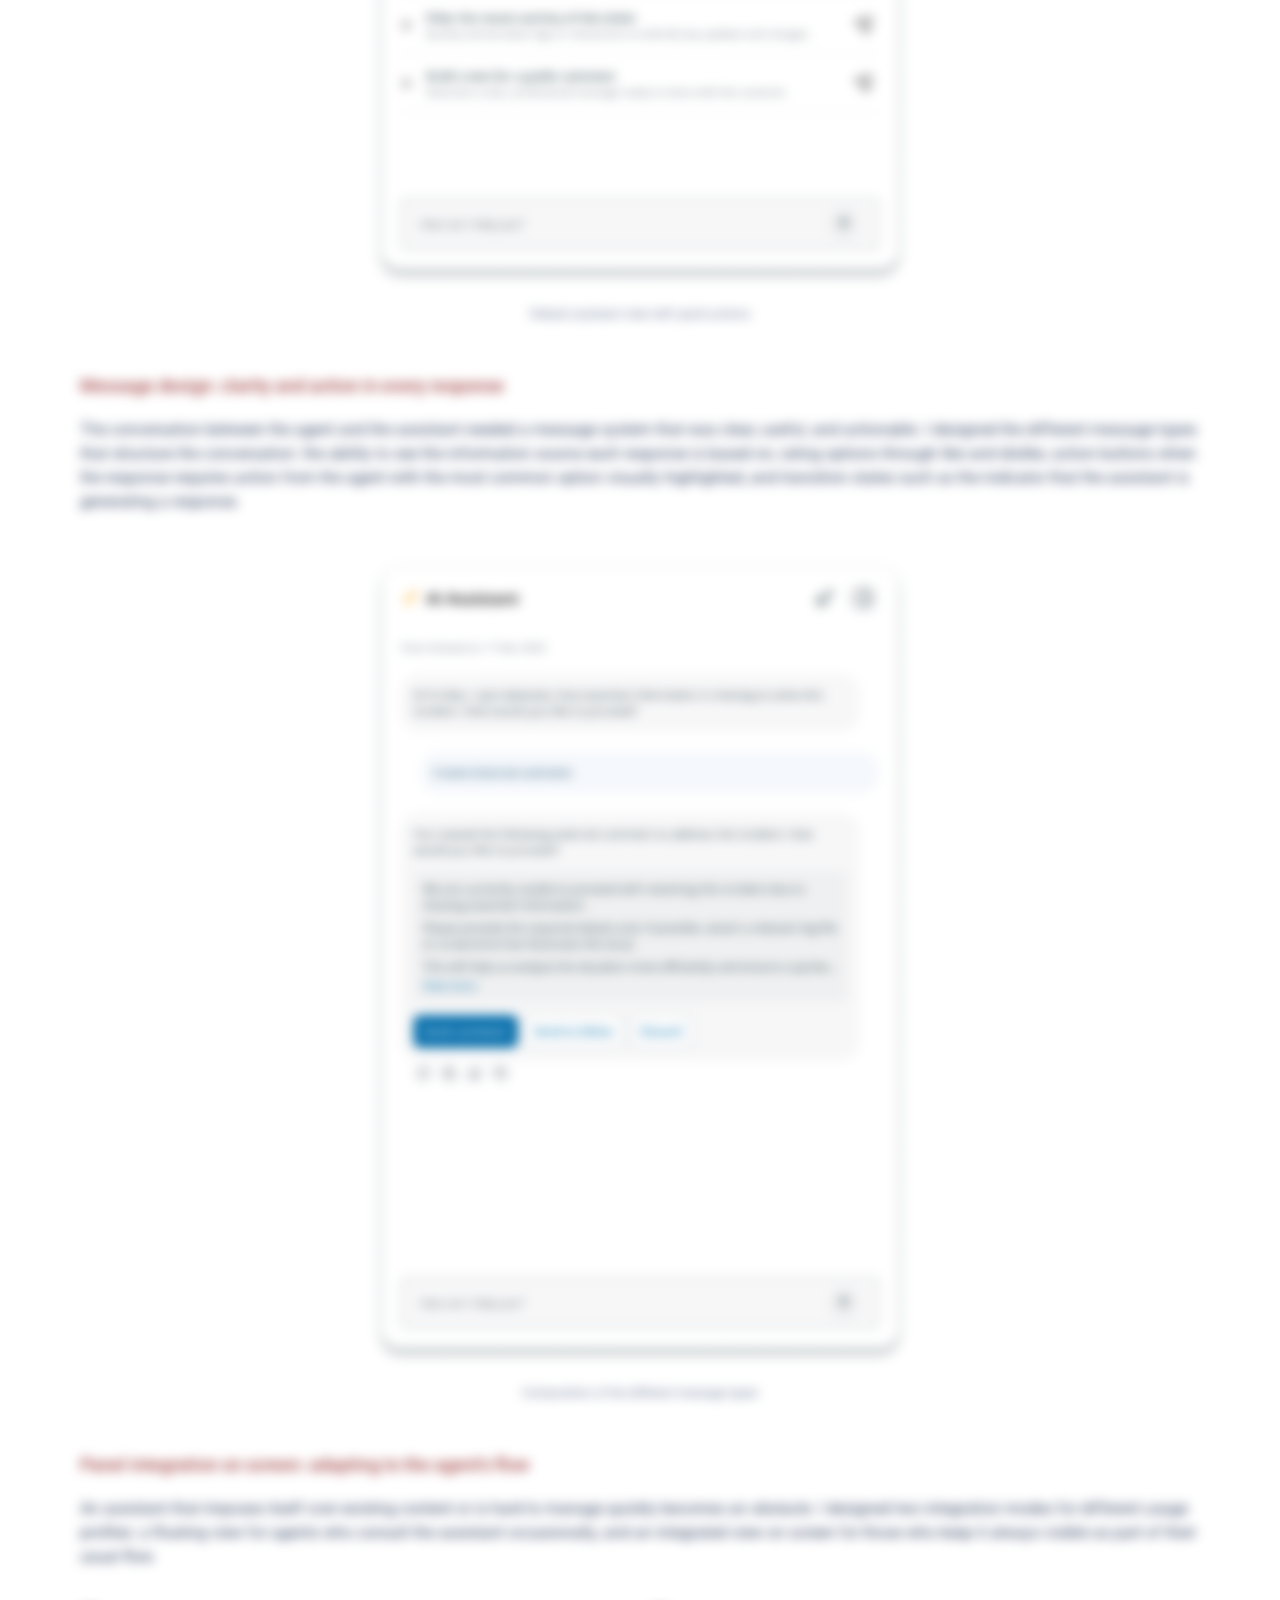
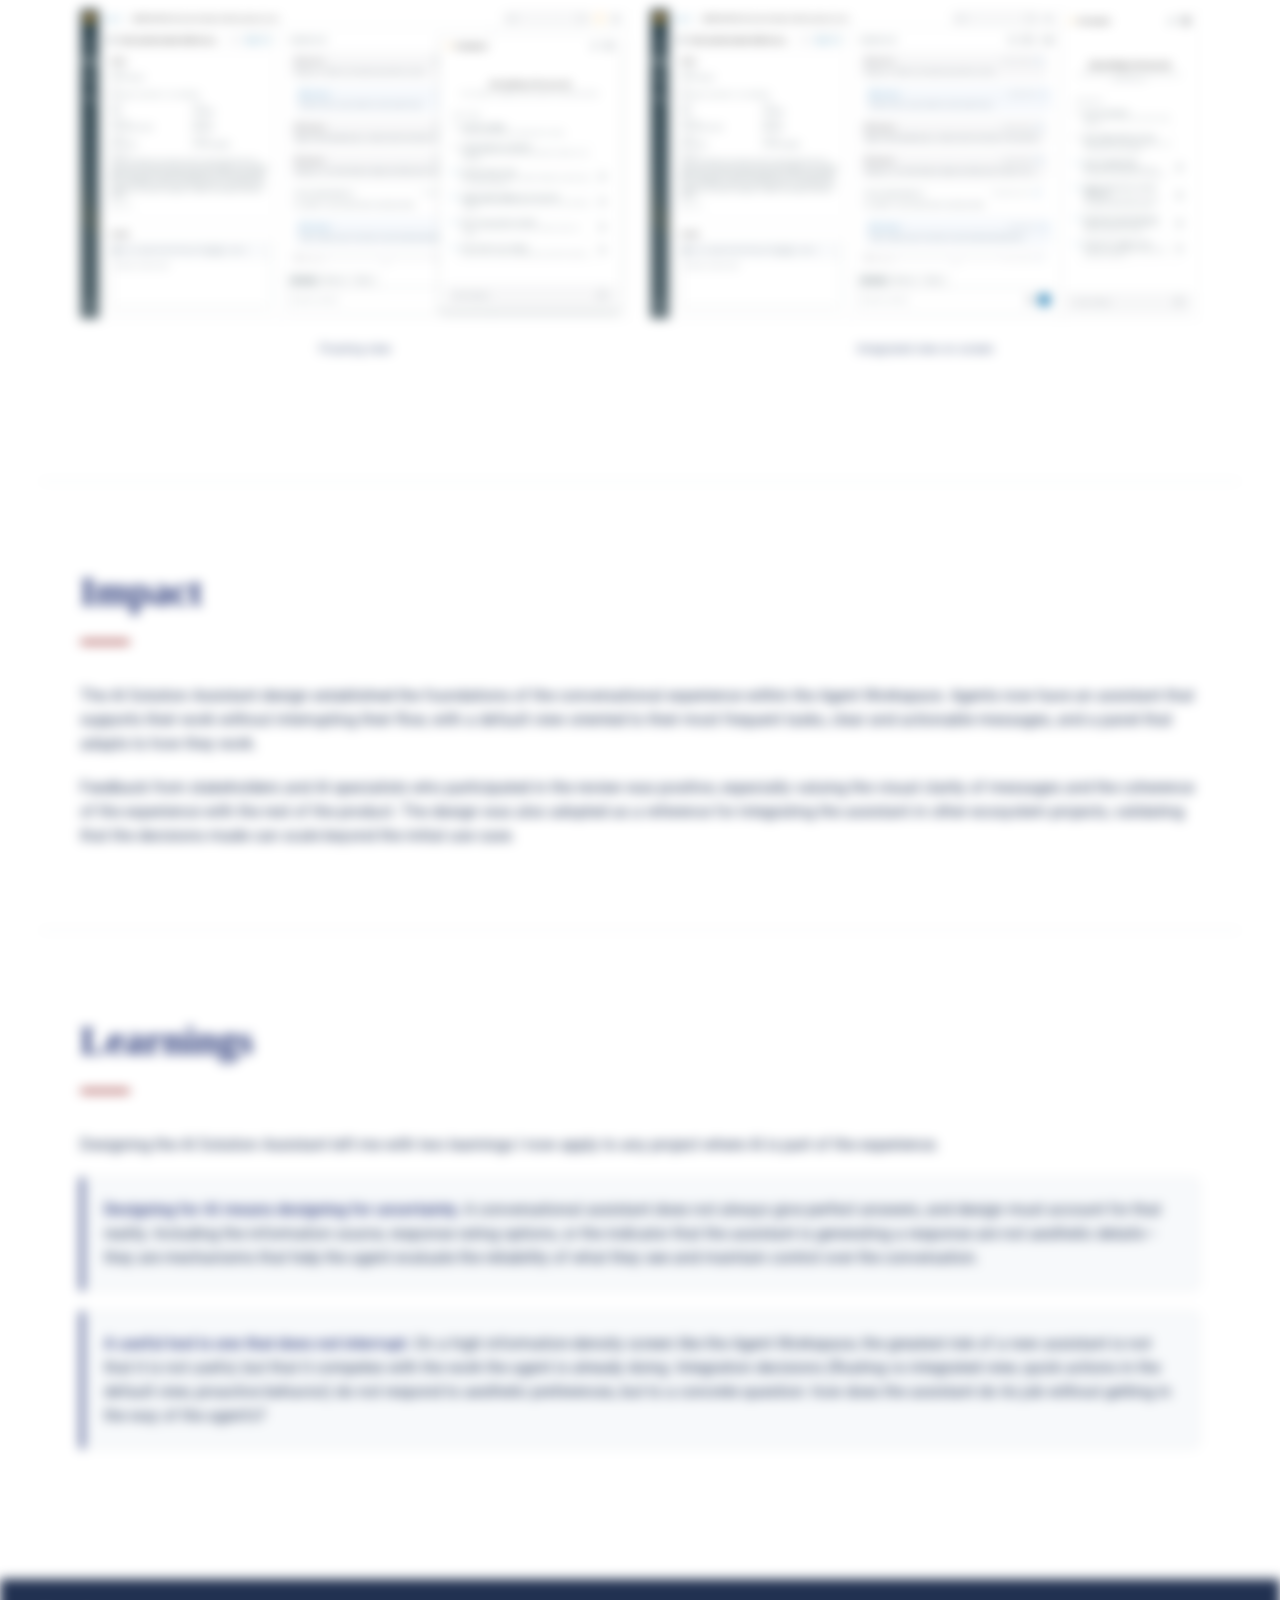
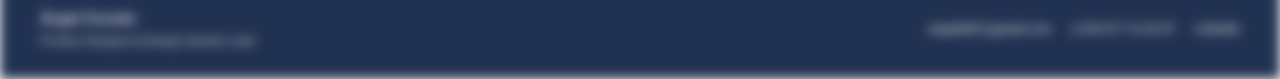
<file: proyectos/ai-solution-assistant.html>
<!DOCTYPE html>
<html lang="es">
<head>
  <meta charset="UTF-8">
  <meta name="viewport" content="width=device-width, initial-scale=1.0">
  <link rel="icon" href="../assets/favicon.svg" type="image/svg+xml">
  <link rel="apple-touch-icon" href="../assets/favicon.svg">
  <title data-i18n-attr="title:case.ai.page_title">AI Solution Assistant — Ángel Dorado</title>
  <link rel="preconnect" href="https://fonts.googleapis.com">
  <link rel="preconnect" href="https://fonts.gstatic.com" crossorigin>
  <link href="https://fonts.googleapis.com/css2?family=Roboto:wght@400;500;700&display=swap" rel="stylesheet">
  <link rel="stylesheet" href="../css/styles.css">
  <link rel="stylesheet" href="../css/case-study.css">
</head>
<body class="case-study-page">

<nav id="main-nav">
  <a href="../index.html" class="nav-brand">
    <span class="nav-name">Ángel Dorado</span>
    <span class="nav-role" data-i18n="nav.role">Product Designer & Design System Lead</span>
  </a>
  <div class="nav-controls">
    <div class="nav-lang" role="group" aria-label="Idioma">
      <button class="lang-btn active" type="button" data-lang="es" aria-pressed="true">ES</button>
      <button class="lang-btn" type="button" data-lang="en" aria-pressed="false">EN</button>
    </div>
    <div class="nav-menu" id="nav-menu">
      <ul class="nav-links">
        <li><a href="../index.html#about" data-i18n="nav.about">Sobre mi</a></li>
        <li><a href="../index.html#proyectos" data-i18n="nav.portfolio">Portfolio</a></li>
        <li><a href="../index.html#contacto" data-i18n="nav.contact">Contacto</a></li>
        <li>
          <a href="https://www.linkedin.com/in/angeldoradobuzon/" target="_blank" rel="noopener noreferrer" class="btn-linkedin">
            <svg width="20" height="20" viewBox="0 0 24 24" fill="currentColor" aria-hidden="true"><path d="M20.447 20.452h-3.554v-5.569c0-1.328-.027-3.037-1.852-3.037-1.853 0-2.136 1.445-2.136 2.939v5.667H9.351V9h3.414v1.561h.046c.477-.9 1.637-1.85 3.37-1.85 3.601 0 4.267 2.37 4.267 5.455v6.286zM5.337 7.433c-1.144 0-2.063-.926-2.063-2.065 0-1.138.92-2.063 2.063-2.063 1.14 0 2.064.925 2.064 2.063 0 1.139-.925 2.065-2.064 2.065zm1.782 13.019H3.555V9h3.564v11.452zM22.225 0H1.771C.792 0 0 .774 0 1.729v20.542C0 23.227.792 24 1.771 24h20.451C23.2 24 24 23.227 24 22.271V1.729C24 .774 23.2 0 22.222 0h.003z"/></svg>
            <span data-i18n="nav.linkedin">Linkedin</span>
          </a>
        </li>
      </ul>
    </div>
    <button type="button" class="nav-toggle" id="nav-toggle" aria-expanded="false" aria-controls="nav-menu" data-i18n-attr="aria-label:nav.menu_open" aria-label="Abrir menú">
      <svg class="nav-toggle-icon nav-toggle-icon--menu" width="24" height="24" viewBox="0 0 24 24" fill="none" stroke="currentColor" stroke-width="2" stroke-linecap="round" aria-hidden="true">
        <path d="M5 7h14"/>
        <path d="M5 12h14"/>
        <path d="M5 17h14"/>
      </svg>
      <svg class="nav-toggle-icon nav-toggle-icon--close" width="24" height="24" viewBox="0 0 24 24" fill="none" stroke="currentColor" stroke-width="2" stroke-linecap="round" aria-hidden="true" hidden>
        <path d="M7 7l10 10"/>
        <path d="M17 7L7 17"/>
      </svg>
    </button>
  </div>
</nav>

<header class="case-hero">
  <div class="case-hero-inner">
    <a href="../index.html#proyectos" class="back-link" data-i18n="case.back">← Volver a proyectos</a>
    <p class="case-label" data-i18n="case.label">Caso de estudio</p>
    <h1 class="case-title" data-i18n="case.ai.title">AI Solution Assistant. Diseñando la experiencia conversacional para agentes</h1>
    <p class="case-summary" data-i18n="case.ai.summary">AI Process Engine es la plataforma de Serviceware que integra inteligencia artificial en la gestión de servicios empresariales. Dentro de ella, diseñé un asistente conversacional que acompaña a los agentes en su trabajo diario. Mi trabajo cubrió la vista por defecto, los tipos de mensajes, las formas de integración en la pantalla y los patrones de interacción que hacen que la IA sea útil sin interrumpir el flujo de trabajo del agente.</p>
    <div class="case-meta">
      <div class="case-meta-primary">
      <div class="case-meta-tag">
        <p class="case-meta-label" data-i18n="case.meta.role">Rol</p>
        <p class="case-meta-value" data-i18n="case.ai.meta_role">Product Designer</p>
      </div>
      <div class="case-meta-tag case-meta-tag--team">
        <p class="case-meta-label" data-i18n="case.meta.team">Equipo</p>
        <p class="case-meta-value" data-i18n="case.ai.meta_team">Product Owners, Product Leads, UX Designers, Developers, Stakeholders, AI Specialists</p>
      </div>
      <div class="case-meta-tag">
        <p class="case-meta-label" data-i18n="case.meta.year">Año</p>
        <p class="case-meta-value" data-i18n="case.ai.meta_year">2025</p>
      </div>
      <div class="case-meta-tag case-meta-tag--company">
        <p class="case-meta-label" data-i18n="case.meta.company">Empresa</p>
        <p class="case-meta-value" data-i18n="case.ai.meta_company">Serviceware SE</p>
      </div>
      </div>
      <div class="case-meta-tag case-meta-tag--impact">
        <p class="case-meta-label" data-i18n="case.meta.impact">Impacto destacado</p>
        <p class="case-meta-value" data-i18n="case.ai.meta_impact">Diseño adoptado como referencia para la integración del asistente en otros proyectos del ecosistema</p>
      </div>
    </div>
  </div>
</header>

<div class="case-hero-visual">
  <div class="case-hero-visual-inner">
    <img src="../assets/images/projects/Assistant-Hero.png" alt="Vista general del AI Solution Assistant" width="1280" loading="eager">
  </div>
</div>

<article class="case-body case-content">

  <section class="case-section">
    <div class="case-section-header">
      <h2 class="case-section-title" data-i18n="case.section.context">Contexto</h2>
      <span class="case-section-accent" aria-hidden="true"></span>
    </div>
    <div class="case-block">
      <h3 data-i18n="case.subsection.challenge">El reto</h3>
      <p data-i18n-html="case.ai.p_001">AI Process Engine es la plataforma de Serviceware de IT Service Management orientada a integrar inteligencia artificial en la gestión de servicios empresariales, con el objetivo de automatizar procesos, reducir tareas manuales y mejorar la eficiencia operativa de los equipos de soporte. Dentro de la plataforma, los agentes son los principales usuarios, responsables de gestionar las peticiones de los clientes a través de un sistema de tickets en el Agent Workspace.</p>
      <p data-i18n-html="case.ai.p_002">En ese contexto surgió la necesidad de crear un asistente conversacional que acompañara al agente durante su trabajo. El reto no era únicamente diseñar un chat, sino definir cómo debía presentarse un asistente de IA dentro de una herramienta operativa de alta densidad informativa, donde el agente tiene el foco puesto en resolver tickets y no en aprender a interactuar con una nueva interfaz.</p>
    </div>
    <div class="case-block">
      <h3 data-i18n="case.subsection.role">Mi rol</h3>
      <p data-i18n-html="case.ai.p_003">Como Product Designer del proyecto AI Process Engine, lideré el diseño de la experiencia visual del AI Solution Assistant, trabajando en estrecha colaboración con el equipo de producto, desarrollo y especialistas en IA. Mi responsabilidad cubrió la definición visual del asistente: la vista por defecto y sus opciones de acceso rápido, el diseño de los tipos de mensajes y sus patrones de interacción, las distintas formas de integrar el panel en la pantalla y los comportamientos proactivos del asistente cuando detecta situaciones relevantes para el agente.</p>
    </div>
  </section>

  <hr class="case-divider">

  <section class="case-section">
    <div class="case-section-header">
      <h2 class="case-section-title" data-i18n="case.section.process">Proceso</h2>
      <span class="case-section-accent" aria-hidden="true"></span>
    </div>
    <div class="case-block">
      <h3 data-i18n="case.ai.h3.la_vista_por_defecto_utilidad_desde_el_primer">La vista por defecto: utilidad desde el primer momento</h3>
      <p data-i18n-html="case.ai.p_004">Cuando el asistente no tiene historial de conversación, la pantalla en blanco no aporta nada al agente. Diseñé una vista por defecto que muestra acciones rápidas orientadas a las tareas más frecuentes del rol, de forma que el asistente sea útil desde el primer momento sin necesidad de aprender a interactuar con él. Además, definí un comportamiento proactivo para los casos en que el sistema detecta automáticamente un problema con el ticket activo al aterrizar en la pantalla, mostrando un mensaje de alerta sin que el agente tenga que preguntarle.</p>
      <figure class="case-figure case-figure-narrow">
        <img src="../assets/images/projects/Assistant-Default.png" alt="Vista por defecto del asistente con acciones rápidas" loading="lazy">
        <figcaption data-i18n="case.ai.cap.vista_por_defecto">Vista por defecto del asistente con las acciones rápidas</figcaption>
      </figure>
    </div>
    <div class="case-block">
      <h3 data-i18n="case.ai.h3.el_dise_o_de_los_mensajes_claridad_y_acci_n_e">El diseño de los mensajes: claridad y acción en cada respuesta</h3>
      <p data-i18n-html="case.ai.p_005">La conversación entre el agente y el asistente necesitaba un sistema de mensajes que fuera claro, útil y accionable. Diseñé los distintos tipos de mensajes que estructuran la conversación: la posibilidad de ver la fuente de información en la que se basa cada respuesta, opciones de valoración mediante like y dislike, botones de acción cuando la respuesta requiere una actuación del agente con la opción más habitual destacada visualmente, y los estados de transición como el indicador de que el asistente está generando una respuesta.</p>
      <figure class="case-figure case-figure-narrow">
        <img src="../assets/images/projects/Assistant-Mensajes.png" alt="Tipos de mensajes del asistente conversacional" loading="lazy">
        <figcaption data-i18n="case.ai.cap.tipos_de_mensajes">Composición de los distintos tipos de mensajes</figcaption>
      </figure>
    </div>
    <div class="case-block">
      <h3 data-i18n="case.ai.h3.la_integraci_n_del_panel_en_la_pantalla_adapt">La integración del panel en la pantalla: adaptarse al flujo del agente</h3>
      <p data-i18n-html="case.ai.p_006">Un asistente que se impone sobre el contenido existente o que es difícil de gestionar se convierte rápidamente en un obstáculo. Diseñé dos modos de integración pensados para distintos perfiles de uso: una vista flotante para los agentes que consultan el asistente de forma puntual, y una vista integrada en la pantalla para quienes lo mantienen siempre visible como parte de su flujo habitual.</p>
      <div class="case-figure-grid">
        <figure class="case-figure">
          <img src="../assets/images/projects/Assistant-Floating.png" alt="AI Solution Assistant — vista flotante" loading="lazy">
          <figcaption data-i18n="case.ai.cap.vista_flotante">Vista flotante</figcaption>
        </figure>
        <figure class="case-figure">
          <img src="../assets/images/projects/Assistant-Pinned.png" alt="AI Solution Assistant — vista integrada" loading="lazy">
          <figcaption data-i18n="case.ai.cap.vista_integrada">Vista integrada en la pantalla</figcaption>
        </figure>
      </div>
    </div>
  </section>

  <hr class="case-divider">

  <section class="case-section">
    <div class="case-section-header">
      <h2 class="case-section-title" data-i18n="case.section.impact">Impacto</h2>
      <span class="case-section-accent" aria-hidden="true"></span>
    </div>
    <p data-i18n-html="case.ai.p_007">El diseño del AI Solution Assistant estableció las bases de la experiencia conversacional dentro del Agent Workspace. Los agentes cuentan ahora con un asistente que les acompaña en su trabajo sin interrumpir su flujo, con una vista por defecto orientada a sus tareas más frecuentes, mensajes claros y accionables, y un panel que se adapta a su forma de trabajar.</p>
    <p data-i18n-html="case.ai.p_008">El feedback de los stakeholders y especialistas en IA que participaron en la revisión fue positivo, valorando especialmente la claridad visual de los mensajes y la coherencia de la experiencia con el resto del producto. El diseño fue adoptado además como referencia para la integración del asistente en otros proyectos del ecosistema, lo que valida que las decisiones tomadas tienen capacidad de escalar más allá del caso de uso inicial.</p>
  </section>

  <hr class="case-divider">

  <section class="case-section">
    <div class="case-section-header">
      <h2 class="case-section-title" data-i18n="case.section.learnings">Aprendizajes</h2>
      <span class="case-section-accent" aria-hidden="true"></span>
    </div>
    <p data-i18n-html="case.ai.p_009">Diseñar el AI Solution Assistant me dejó dos aprendizajes que aplico ahora a cualquier proyecto donde la IA forma parte de la experiencia.</p>
    <div class="case-callout">
      <p data-i18n-html="case.ai.p_010"><strong>Diseñar para la IA es diseñar para la incertidumbre.</strong> Un asistente conversacional no siempre da respuestas perfectas, y el diseño tiene que contemplar esa realidad. Incluir la fuente de información, las opciones de valoración de la respuesta o el indicador de que el asistente está generando una respuesta no son detalles estéticos, sino mecanismos que ayudan al agente a evaluar la fiabilidad de lo que ve y a mantener el control sobre la conversación.</p>
    </div>
    <div class="case-callout">
      <p data-i18n-html="case.ai.p_011"><strong>Una herramienta útil es la que no interrumpe.</strong> En una pantalla de alta densidad informativa como el Agent Workspace, el mayor riesgo de un asistente nuevo no es que no sea útil, sino que compita con el trabajo que el agente ya está haciendo. Las decisiones de integración (vista flotante vs integrada, acciones rápidas en la vista por defecto, comportamiento proactivo) no responden a preferencias estéticas, sino a una pregunta concreta: ¿cómo hace el asistente su trabajo sin interponerse en el del agente?</p>
    </div>
  </section>

</article>

<footer>
  <div class="footer-left">
    <p class="footer-name">Ángel Dorado</p>
    <p class="footer-role" data-i18n="footer.role">Product Designer & Design System Lead</p>
  </div>
  <div class="footer-links">
    <a href="mailto:angeldb87@gmail.com">angeldb87@gmail.com</a>
    <a href="tel:+34677164307">(+34) 677 16 43 07</a>
    <a href="https://www.linkedin.com/in/angeldoradobuzon/" target="_blank" rel="noopener noreferrer" data-i18n="contact.linkedin">Linkedin</a>
  </div>
</footer>

<script src="../js/locales-data.js"></script>
<script src="../js/case-locales-data.js"></script>
<script src="../js/i18n.js"></script>
<script src="../js/main.js"></script>
<script src="../js/project-gate.js"></script>
</body>
</html>
</file>
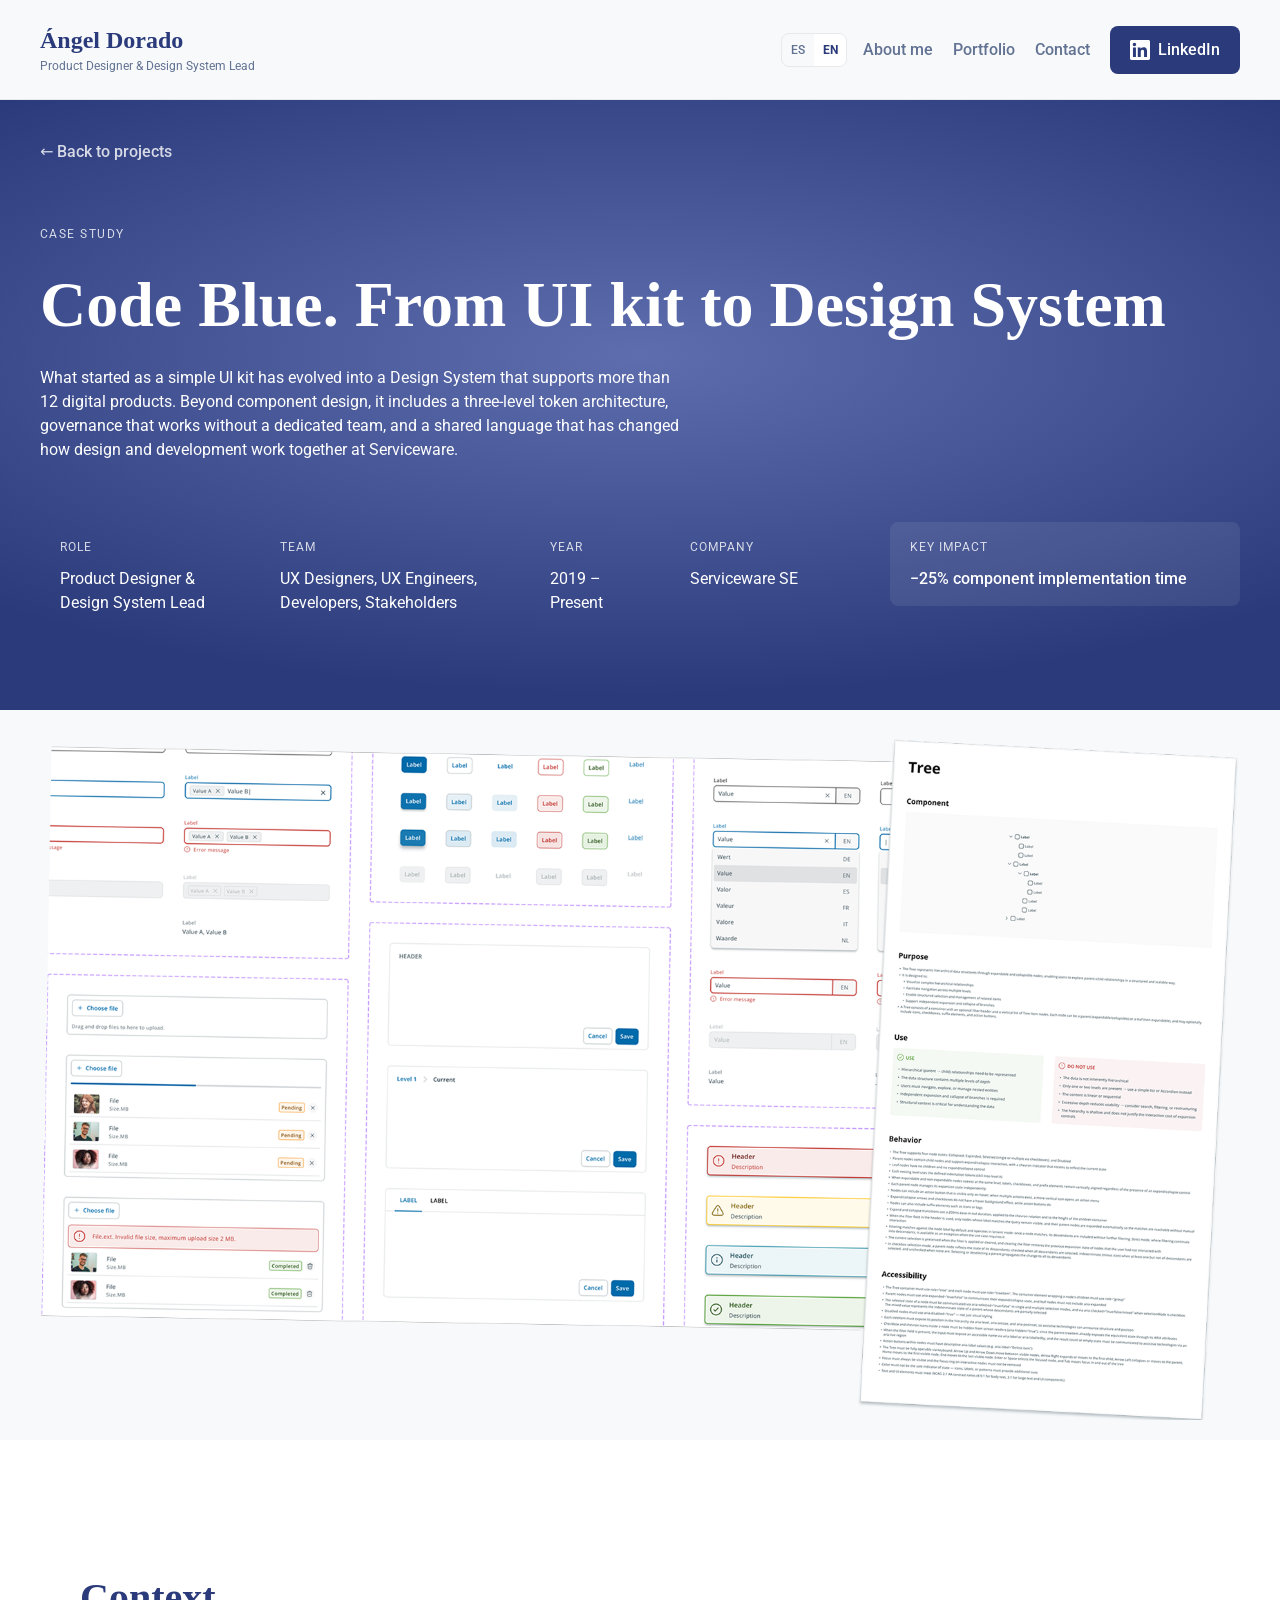
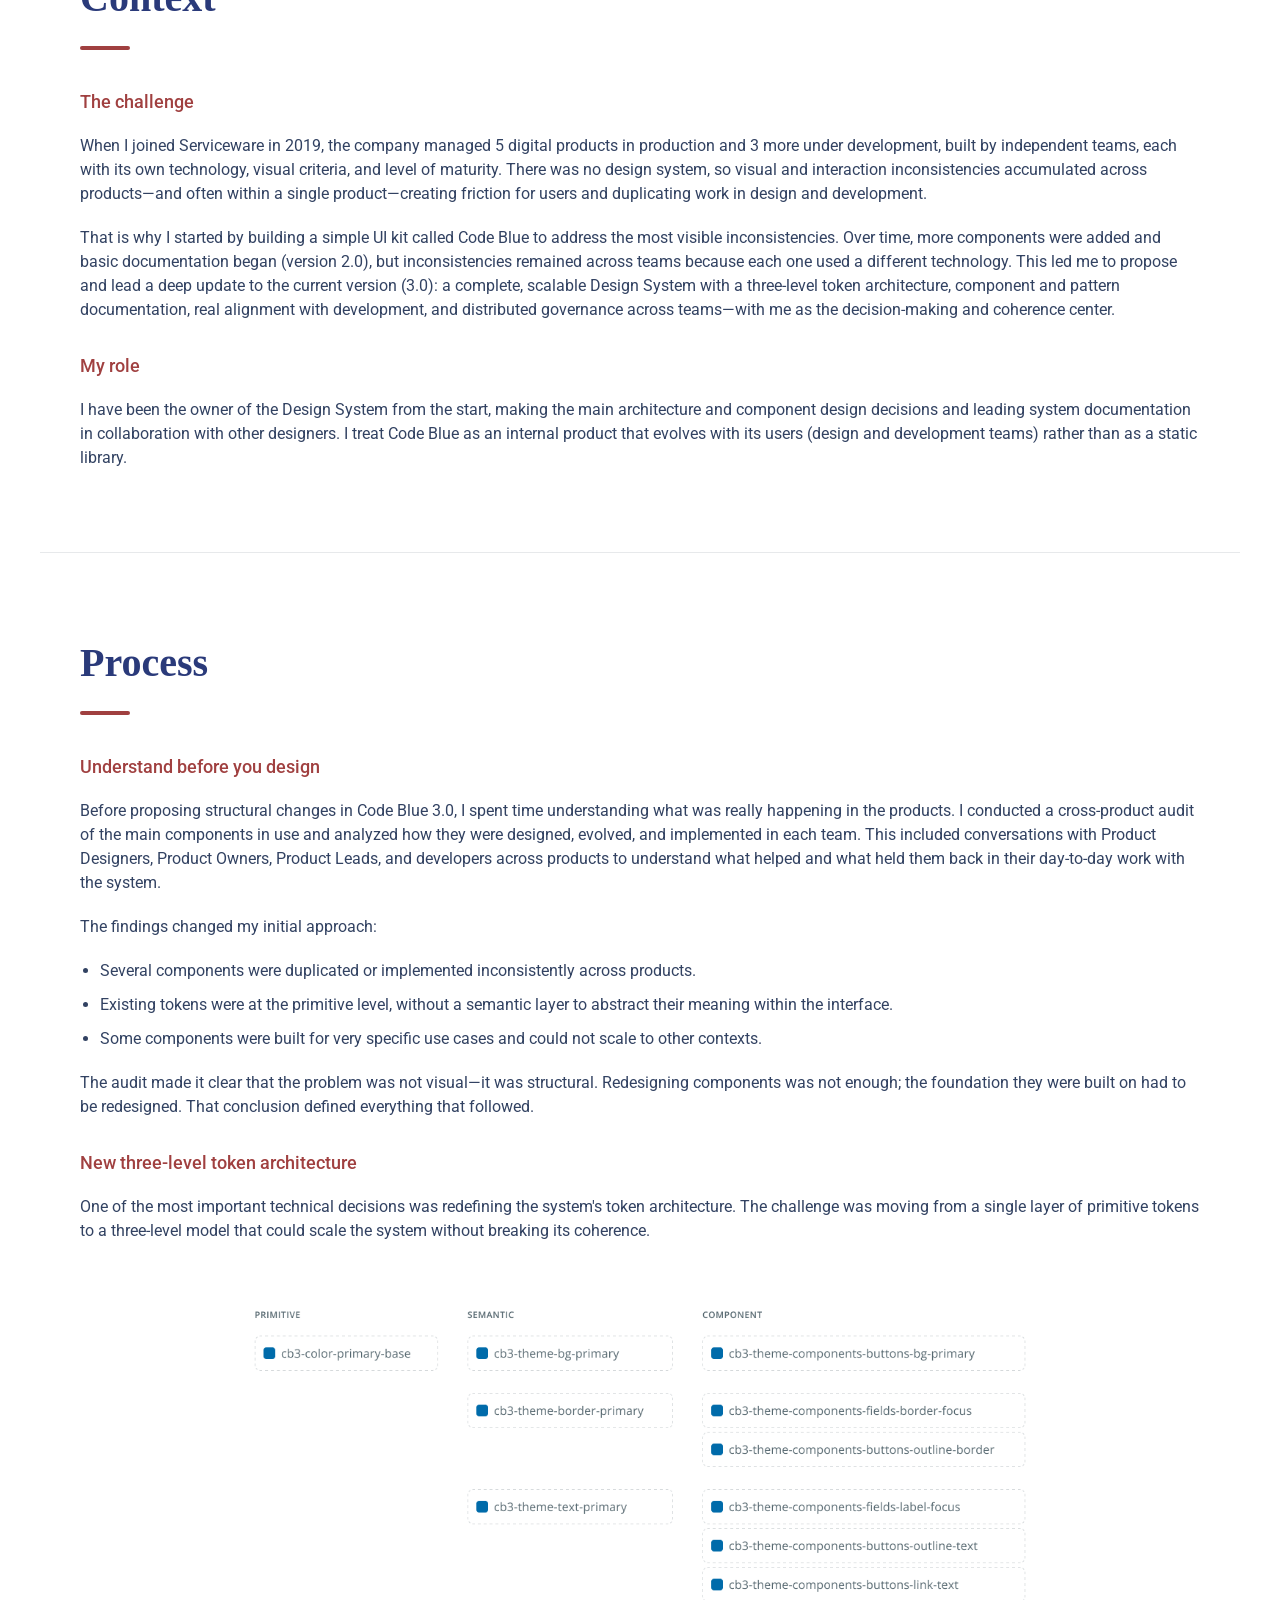
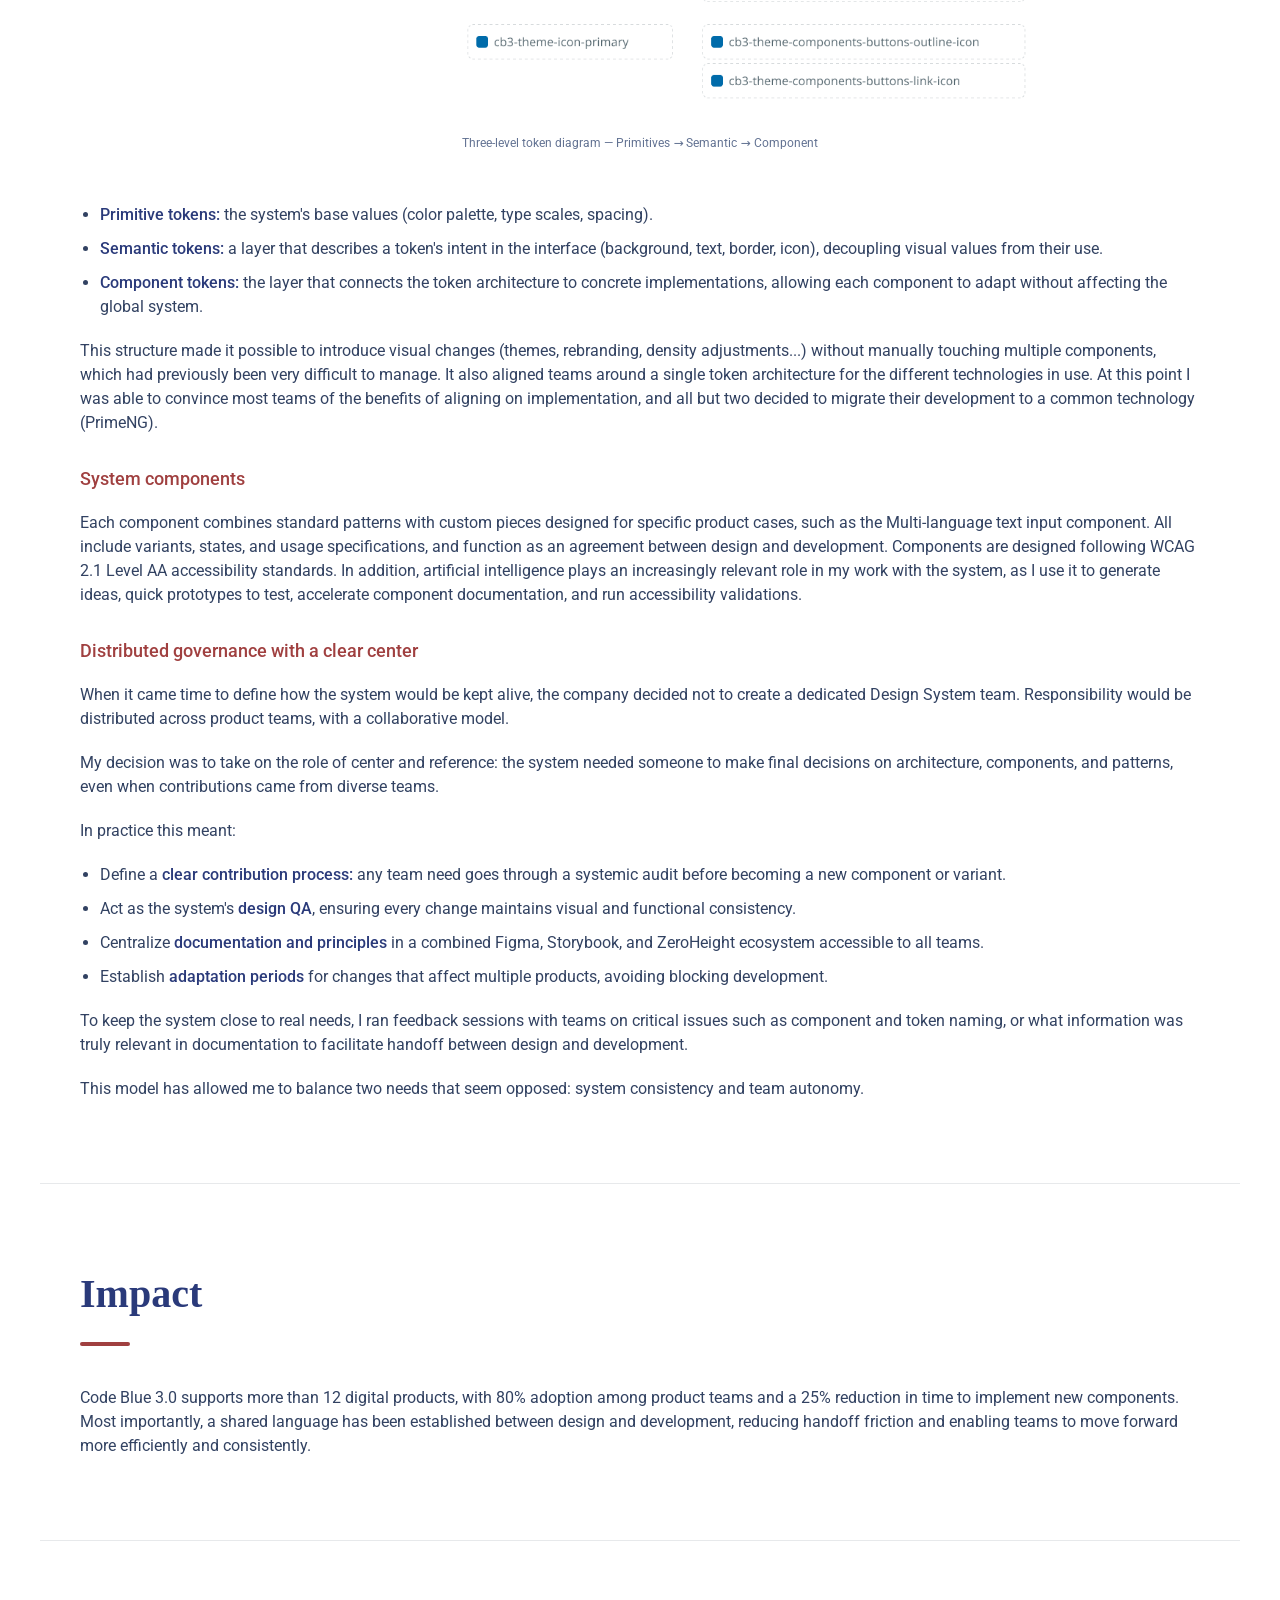
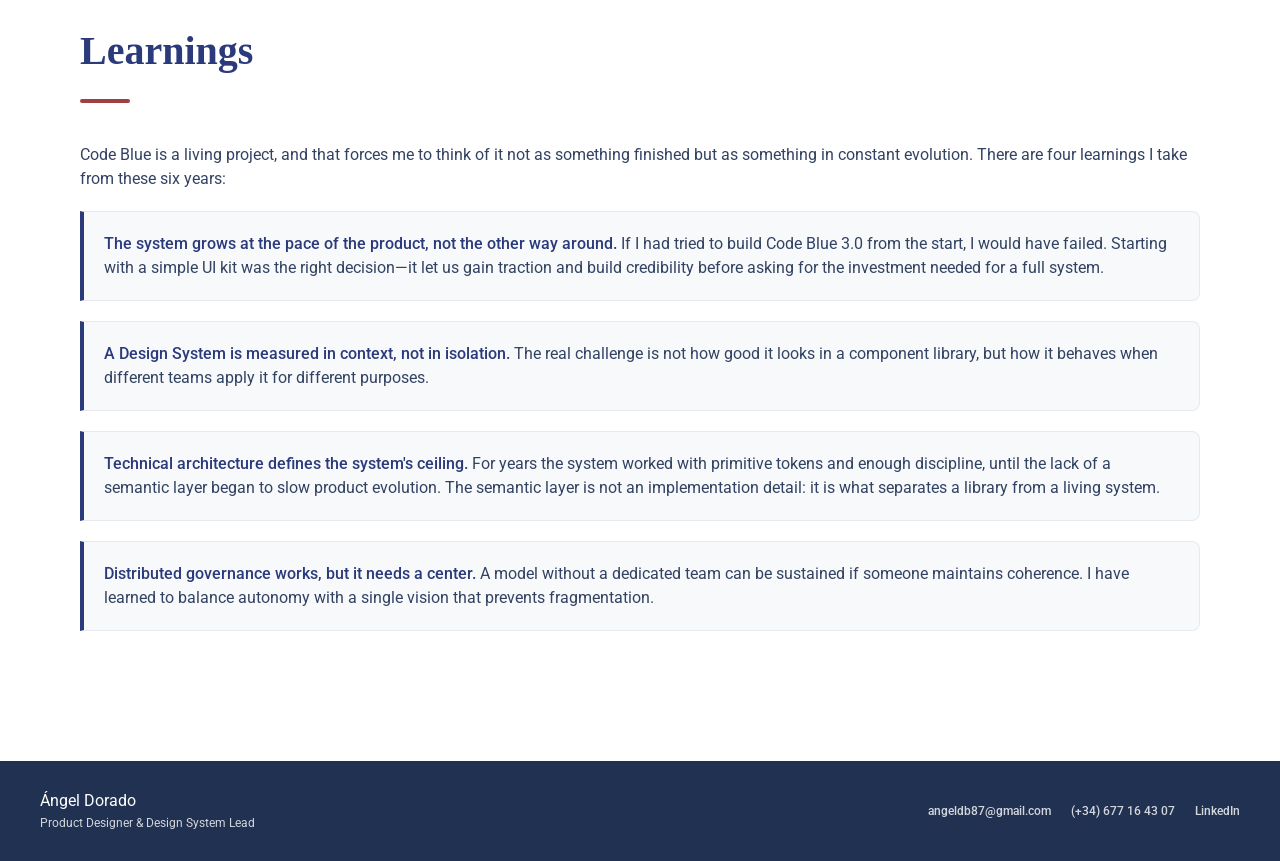
<file: proyectos/code-blue.html>
<!DOCTYPE html>
<html lang="es">
<head>
  <meta charset="UTF-8">
  <meta name="viewport" content="width=device-width, initial-scale=1.0">
  <link rel="icon" href="../assets/favicon.svg" type="image/svg+xml">
  <link rel="apple-touch-icon" href="../assets/favicon.svg">
  <title data-i18n-attr="title:case.codeblue.page_title">Code Blue — Ángel Dorado</title>
  <link rel="preconnect" href="https://fonts.googleapis.com">
  <link rel="preconnect" href="https://fonts.gstatic.com" crossorigin>
  <link href="https://fonts.googleapis.com/css2?family=Roboto:wght@400;500;700&display=swap" rel="stylesheet">
  <link rel="stylesheet" href="../css/styles.css">
  <link rel="stylesheet" href="../css/case-study.css">
</head>
<body class="case-study-page">

<nav id="main-nav">
  <a href="../index.html" class="nav-brand">
    <span class="nav-name">Ángel Dorado</span>
    <span class="nav-role" data-i18n="nav.role">Product Designer & Design System Lead</span>
  </a>
  <div class="nav-controls">
    <div class="nav-lang" role="group" aria-label="Idioma">
      <button class="lang-btn active" type="button" data-lang="es" aria-pressed="true">ES</button>
      <button class="lang-btn" type="button" data-lang="en" aria-pressed="false">EN</button>
    </div>
    <div class="nav-menu" id="nav-menu">
      <ul class="nav-links">
        <li><a href="../index.html#about" data-i18n="nav.about">Sobre mi</a></li>
        <li><a href="../index.html#proyectos" data-i18n="nav.portfolio">Portfolio</a></li>
        <li><a href="../index.html#contacto" data-i18n="nav.contact">Contacto</a></li>
        <li>
          <a href="https://www.linkedin.com/in/angeldoradobuzon/" target="_blank" rel="noopener noreferrer" class="btn-linkedin">
            <svg width="20" height="20" viewBox="0 0 24 24" fill="currentColor" aria-hidden="true"><path d="M20.447 20.452h-3.554v-5.569c0-1.328-.027-3.037-1.852-3.037-1.853 0-2.136 1.445-2.136 2.939v5.667H9.351V9h3.414v1.561h.046c.477-.9 1.637-1.85 3.37-1.85 3.601 0 4.267 2.37 4.267 5.455v6.286zM5.337 7.433c-1.144 0-2.063-.926-2.063-2.065 0-1.138.92-2.063 2.063-2.063 1.14 0 2.064.925 2.064 2.063 0 1.139-.925 2.065-2.064 2.065zm1.782 13.019H3.555V9h3.564v11.452zM22.225 0H1.771C.792 0 0 .774 0 1.729v20.542C0 23.227.792 24 1.771 24h20.451C23.2 24 24 23.227 24 22.271V1.729C24 .774 23.2 0 22.222 0h.003z"/></svg>
            <span data-i18n="nav.linkedin">Linkedin</span>
          </a>
        </li>
      </ul>
    </div>
    <button type="button" class="nav-toggle" id="nav-toggle" aria-expanded="false" aria-controls="nav-menu" data-i18n-attr="aria-label:nav.menu_open" aria-label="Abrir menú">
      <svg class="nav-toggle-icon nav-toggle-icon--menu" width="24" height="24" viewBox="0 0 24 24" fill="none" stroke="currentColor" stroke-width="2" stroke-linecap="round" aria-hidden="true">
        <path d="M5 7h14"/>
        <path d="M5 12h14"/>
        <path d="M5 17h14"/>
      </svg>
      <svg class="nav-toggle-icon nav-toggle-icon--close" width="24" height="24" viewBox="0 0 24 24" fill="none" stroke="currentColor" stroke-width="2" stroke-linecap="round" aria-hidden="true" hidden>
        <path d="M7 7l10 10"/>
        <path d="M17 7L7 17"/>
      </svg>
    </button>
  </div>
</nav>

<header class="case-hero">
  <div class="case-hero-inner">
    <a href="../index.html#proyectos" class="back-link" data-i18n="case.back">← Volver a proyectos</a>
    <p class="case-label" data-i18n="case.label">Caso de estudio</p>
    <h1 class="case-title" data-i18n="case.codeblue.title">Code Blue. La evolución de UI kit a Design System</h1>
    <p class="case-summary" data-i18n="case.codeblue.summary">Lo que empezó como un UI kit simple ha evolucionado hasta un Design System que da soporte a más de 12 productos digitales. Además del diseño de componentes, cuenta con una arquitectura de tokens en tres niveles, una gobernanza que funciona sin equipo dedicado, y un lenguaje común que ha cambiado cómo diseño y desarrollo trabajan juntos en Serviceware.</p>
    <div class="case-meta">
      <div class="case-meta-primary">
      <div class="case-meta-tag">
        <p class="case-meta-label" data-i18n="case.meta.role">Rol</p>
        <p class="case-meta-value" data-i18n="case.codeblue.meta_role">Product Designer &amp; Design System Lead</p>
      </div>
      <div class="case-meta-tag case-meta-tag--team">
        <p class="case-meta-label" data-i18n="case.meta.team">Equipo</p>
        <p class="case-meta-value" data-i18n="case.codeblue.meta_team">UX Designers, UX Engineers, Developers, Stakeholders</p>
      </div>
      <div class="case-meta-tag">
        <p class="case-meta-label" data-i18n="case.meta.year">Año</p>
        <p class="case-meta-value" data-i18n="case.codeblue.meta_year">2019 – Actualidad</p>
      </div>
      <div class="case-meta-tag case-meta-tag--company">
        <p class="case-meta-label" data-i18n="case.meta.company">Empresa</p>
        <p class="case-meta-value" data-i18n="case.codeblue.meta_company">Serviceware SE</p>
      </div>
      </div>
      <div class="case-meta-tag case-meta-tag--impact">
        <p class="case-meta-label" data-i18n="case.meta.impact">Impacto destacado</p>
        <p class="case-meta-value" data-i18n="case.codeblue.meta_impact">−25% tiempo de implementación de componentes</p>
      </div>
    </div>
  </div>
</header>

<div class="case-hero-visual">
  <div class="case-hero-visual-inner">
    <img src="../assets/images/projects/Code-Blue-Hero.png" alt="Vista general del Design System Code Blue" width="1280" loading="eager">
  </div>
</div>

<article class="case-body case-content">

  <section class="case-section">
    <div class="case-section-header">
      <h2 class="case-section-title" data-i18n="case.section.context">Contexto</h2>
      <span class="case-section-accent" aria-hidden="true"></span>
    </div>
    <div class="case-block">
      <h3 data-i18n="case.subsection.challenge">El reto</h3>
      <p data-i18n-html="case.codeblue.p_001">Cuando me incorporé a Serviceware en 2019, la compañía gestionaba 5 productos digitales en producción y otros 3 en construcción, desarrollados por equipos independientes, cada uno con su propia tecnología, criterios visuales y nivel de madurez. No existía ningún sistema de diseño, por lo que las inconsistencias visuales y de interacción se acumulaban entre productos —y a menudo dentro de un mismo producto—, lo que generaba fricción para los usuarios y duplicaba el trabajo en diseño y desarrollo.</p>
      <p data-i18n-html="case.codeblue.p_002">Por ello empecé por construir un UI kit simple, llamado Code Blue, que sirviera para resolver las inconsistencias más visibles. Con el tiempo, se añadieron más componentes y se inició una documentación básica (versión 2.0), pero aún había inconsistencias entre los equipos dado que cada uno utilizaba una tecnología diferente. Esto me llevó a proponer y liderar una actualización profunda hasta llegar a la versión actual (3.0): un Design System completo y escalable, con arquitectura de tokens en tres niveles, documentación de componentes y patrones, con una alineación real con desarrollo, y con gobernanza distribuida entre equipos pero conmigo como eje de decisión y coherencia.</p>
    </div>
    <div class="case-block">
      <h3 data-i18n="case.subsection.role">Mi rol</h3>
      <p data-i18n-html="case.codeblue.p_003">He sido el owner del Design System desde el origen, tomando las principales decisiones de arquitectura y diseño de componentes, y liderando la documentación del sistema en colaboración con otros diseñadores. Trato Code Blue como un producto interno que evoluciona con sus usuarios (equipos de diseño y desarrollo) más que como una librería estática.</p>
    </div>
  </section>

  <hr class="case-divider">

  <section class="case-section">
    <div class="case-section-header">
      <h2 class="case-section-title" data-i18n="case.section.process">Proceso</h2>
      <span class="case-section-accent" aria-hidden="true"></span>
    </div>
    <div class="case-block">
      <h3 data-i18n="case.codeblue.h3.entender_antes_que_dise_ar">Entender antes que diseñar</h3>
      <p data-i18n-html="case.codeblue.p_004">Antes de proponer cambios estructurales en Code Blue 3.0, dediqué tiempo a entender qué estaba pasando realmente en los productos. Hice una auditoría transversal de los principales componentes utilizados y analicé cómo se diseñaban, evolucionaban e implementaban en cada equipo. Esto incluyó conversaciones con Product Designers, Product Owners, Product Leads y desarrolladores de los distintos productos para entender qué les ayudaba y qué les frenaba en su día a día con el sistema.</p>
      <p data-i18n-html="case.codeblue.p_005">Los hallazgos cambiaron mi planteamiento inicial:</p>
      <ul>
        <li data-i18n-html="case.codeblue.li_001">Varios componentes estaban duplicados o implementados de forma inconsistente entre productos.</li>
        <li data-i18n-html="case.codeblue.li_002">Los tokens existentes estaban a nivel primitivo, sin una capa semántica que permitiera abstraer su significado dentro de la interfaz.</li>
        <li data-i18n-html="case.codeblue.li_003">Había componentes creados para casos de uso muy específicos que no podían escalar a otros contextos.</li>
      </ul>
      <p data-i18n-html="case.codeblue.p_006">La auditoría me dejó claro que el problema no era visual, era estructural. No bastaba con rediseñar componentes, sino que había que rediseñar la base sobre la que se construían. Esa conclusión definió todo lo que vino después.</p>
    </div>
    <div class="case-block">
      <h3 data-i18n="case.codeblue.h3.nueva_arquitectura_de_tokens_en_tres_niveles">Nueva arquitectura de tokens en tres niveles</h3>
      <p data-i18n-html="case.codeblue.p_007">Una de las decisiones técnicas más importantes fue redefinir la arquitectura de tokens del sistema. El reto fue pasar de una capa única de tokens primitivos a un modelo con tres niveles que permitiera escalar el sistema sin romper su coherencia.</p>
      <figure class="case-figure case-figure-contained">
        <img src="../assets/images/projects/Code-Blue-Tokens.png" alt="Diagrama de tokens en 3 niveles" loading="lazy">
        <figcaption data-i18n="case.codeblue.cap.diagrama_de_tokens_en_3_niveles_pri">Diagrama de tokens en 3 niveles — Primitivos → Semánticos → Componente</figcaption>
      </figure>
      <ul>
        <li data-i18n-html="case.codeblue.li_004"><strong>Tokens primitivos:</strong> los valores base del sistema (paleta de colores, escalas tipográficas, espaciados).</li>
        <li data-i18n-html="case.codeblue.li_005"><strong>Tokens semánticos:</strong> una capa que describe la intención del token dentro de la interfaz (background, text, border, icon), desacoplando los valores visuales de su uso.</li>
        <li data-i18n-html="case.codeblue.li_006"><strong>Tokens de componente:</strong> la capa que conecta la arquitectura de tokens con implementaciones concretas, permitiendo adaptar cada componente sin afectar al sistema global.</li>
      </ul>
      <p data-i18n-html="case.codeblue.p_008">Esta estructura permitió introducir cambios visuales (temas, rebranding, ajustes de densidad...) sin tener que retocar manualmente múltiples componentes, lo que antes era muy difícil de gestionar. Además permitió alinear los equipos utilizando una única arquitectura de tokens para las distintas tecnologías que se utilizaban. En este punto pude convencer a la mayoría de los equipos de las ventajas de alinearnos en la implementación, y todos excepto dos decidieron migrar sus desarrollos a una tecnología común (PrimeNG).</p>
    </div>
    <div class="case-block">
      <h3 data-i18n="case.codeblue.h3.los_componentes_del_sistema">Los componentes del sistema</h3>
      <p data-i18n-html="case.codeblue.p_009">Cada componente combina patrones estándar con piezas custom diseñadas para casos concretos del producto, como el componente de entrada de texto Multi-language. Todos incluyen variantes, estados y especificaciones de uso, y funcionan como acuerdo entre diseño y desarrollo. Los componentes se diseñan siguiendo los estándares de accesibilidad WCAG 2.1 nivel AA. Además, la inteligencia artificial juega un papel cada vez más relevante en mi trabajo con el sistema, ya que la utilizo como apoyo para generar ideas, prototipos rápidos que testear, acelerar la generación de documentación de componentes y para realizar validaciones de accesibilidad.</p>
    </div>
    <div class="case-block">
      <h3 data-i18n="case.codeblue.h3.gobernanza_distribuida_pero_con_un_eje_claro">Gobernanza distribuida, pero con un eje claro</h3>
      <p data-i18n-html="case.codeblue.p_010">Cuando llegó el momento de definir cómo se mantendría el sistema vivo, la compañía decidió no crear un equipo dedicado al Design System. La responsabilidad se distribuiría entre los equipos de producto, con un modelo colaborativo.</p>
      <p data-i18n-html="case.codeblue.p_011">Mi decisión fue asumir el rol de eje y referencia: el sistema necesitaba alguien que tomara las decisiones finales sobre arquitectura, componentes y patrones, aunque las contribuciones vinieran de equipos diversos.</p>
      <p data-i18n-html="case.codeblue.p_012">En la práctica esto significó:</p>
      <ul>
        <li data-i18n-html="case.codeblue.li_007">Definir un <strong>proceso de contribución claro:</strong> cualquier necesidad de un equipo pasa por una auditoría sistémica antes de convertirse en un nuevo componente o variante.</li>
        <li data-i18n-html="case.codeblue.li_008">Asumir el rol de <strong>QA de diseño</strong> del sistema, revisando que cada cambio mantenga la coherencia visual y funcional.</li>
        <li data-i18n-html="case.codeblue.li_009">Centralizar la <strong>documentación y los principios</strong> en un ecosistema combinado de Figma, Storybook y ZeroHeight, accesible para todos los equipos.</li>
        <li data-i18n-html="case.codeblue.li_010">Establecer <strong>periodos de adaptación</strong> para cambios que afecten a múltiples productos, evitando bloquear el desarrollo.</li>
      </ul>
      <p data-i18n-html="case.codeblue.p_013">Para mantener el sistema cerca de las necesidades reales, llevé a cabo sesiones de feedback con los equipos sobre cuestiones críticas como la nomenclatura de componentes y tokens, o qué información era realmente relevante en la documentación para facilitar el handoff entre diseño y desarrollo.</p>
      <p data-i18n-html="case.codeblue.p_014">Este modelo me ha permitido mantener el equilibrio entre dos necesidades que parecen opuestas: la consistencia del sistema y la autonomía de los equipos.</p>
    </div>
  </section>

  <hr class="case-divider">

  <section class="case-section">
    <div class="case-section-header">
      <h2 class="case-section-title" data-i18n="case.section.impact">Impacto</h2>
      <span class="case-section-accent" aria-hidden="true"></span>
    </div>
    <p data-i18n-html="case.codeblue.p_015">Code Blue 3.0 da soporte a más de 12 productos digitales, con una adopción del 80% entre los equipos de producto y una reducción del 25% en el tiempo de implementación de nuevos componentes. Lo más importante es que se ha establecido un lenguaje común entre diseño y desarrollo, reduciendo la fricción en el handoff y permitiendo que los equipos avancen de forma más eficiente y consistente.</p>
  </section>

  <hr class="case-divider">

  <section class="case-section">
    <div class="case-section-header">
      <h2 class="case-section-title" data-i18n="case.section.learnings">Aprendizajes</h2>
      <span class="case-section-accent" aria-hidden="true"></span>
    </div>
    <p data-i18n-html="case.codeblue.p_016">Code Blue es un proyecto que sigue vivo, y eso me obliga a pensarlo no como algo terminado sino como algo en evolución constante. Hay cuatro aprendizajes que me llevo de estos seis años:</p>
    <div class="case-callout">
      <p data-i18n-html="case.codeblue.p_017"><strong>El sistema crece al ritmo del producto, no al revés.</strong> Si hubiese intentado construir Code Blue 3.0 desde el principio habría fracasado. Empezar con un UI kit simple fue la decisión correcta que nos permitió ganar tracción y construir credibilidad antes de pedir la inversión necesaria para un sistema completo.</p>
    </div>
    <div class="case-callout">
      <p data-i18n-html="case.codeblue.p_018"><strong>Un Design System se mide en contexto, no en aislado.</strong> El verdadero reto no es lo bonito que se ve en una librería de componentes, sino cómo se comporta cuando lo aplican equipos distintos con propósitos distintos.</p>
    </div>
    <div class="case-callout">
      <p data-i18n-html="case.codeblue.p_019"><strong>La arquitectura técnica define el techo del sistema.</strong> Durante años el sistema funcionó con tokens primitivos y suficiente disciplina, hasta que la falta de capa semántica empezó a frenar la evolución del producto. La capa semántica no es un detalle de implementación: es lo que separa una librería de un sistema vivo.</p>
    </div>
    <div class="case-callout">
      <p data-i18n-html="case.codeblue.p_020"><strong>La gobernanza distribuida funciona, pero necesita un eje.</strong> Un modelo sin equipo dedicado puede sostenerse si hay alguien que mantiene la coherencia. He aprendido a equilibrar autonomía y visión única que evite la fragmentación.</p>
    </div>
  </section>

</article>

<footer>
  <div class="footer-left">
    <p class="footer-name">Ángel Dorado</p>
    <p class="footer-role" data-i18n="footer.role">Product Designer & Design System Lead</p>
  </div>
  <div class="footer-links">
    <a href="mailto:angeldb87@gmail.com">angeldb87@gmail.com</a>
    <a href="tel:+34677164307">(+34) 677 16 43 07</a>
    <a href="https://www.linkedin.com/in/angeldoradobuzon/" target="_blank" rel="noopener noreferrer" data-i18n="contact.linkedin">Linkedin</a>
  </div>
</footer>

<script src="../js/locales-data.js"></script>
<script src="../js/case-locales-data.js"></script>
<script src="../js/i18n.js"></script>
<script src="../js/main.js"></script>
</body>
</html>
</file>
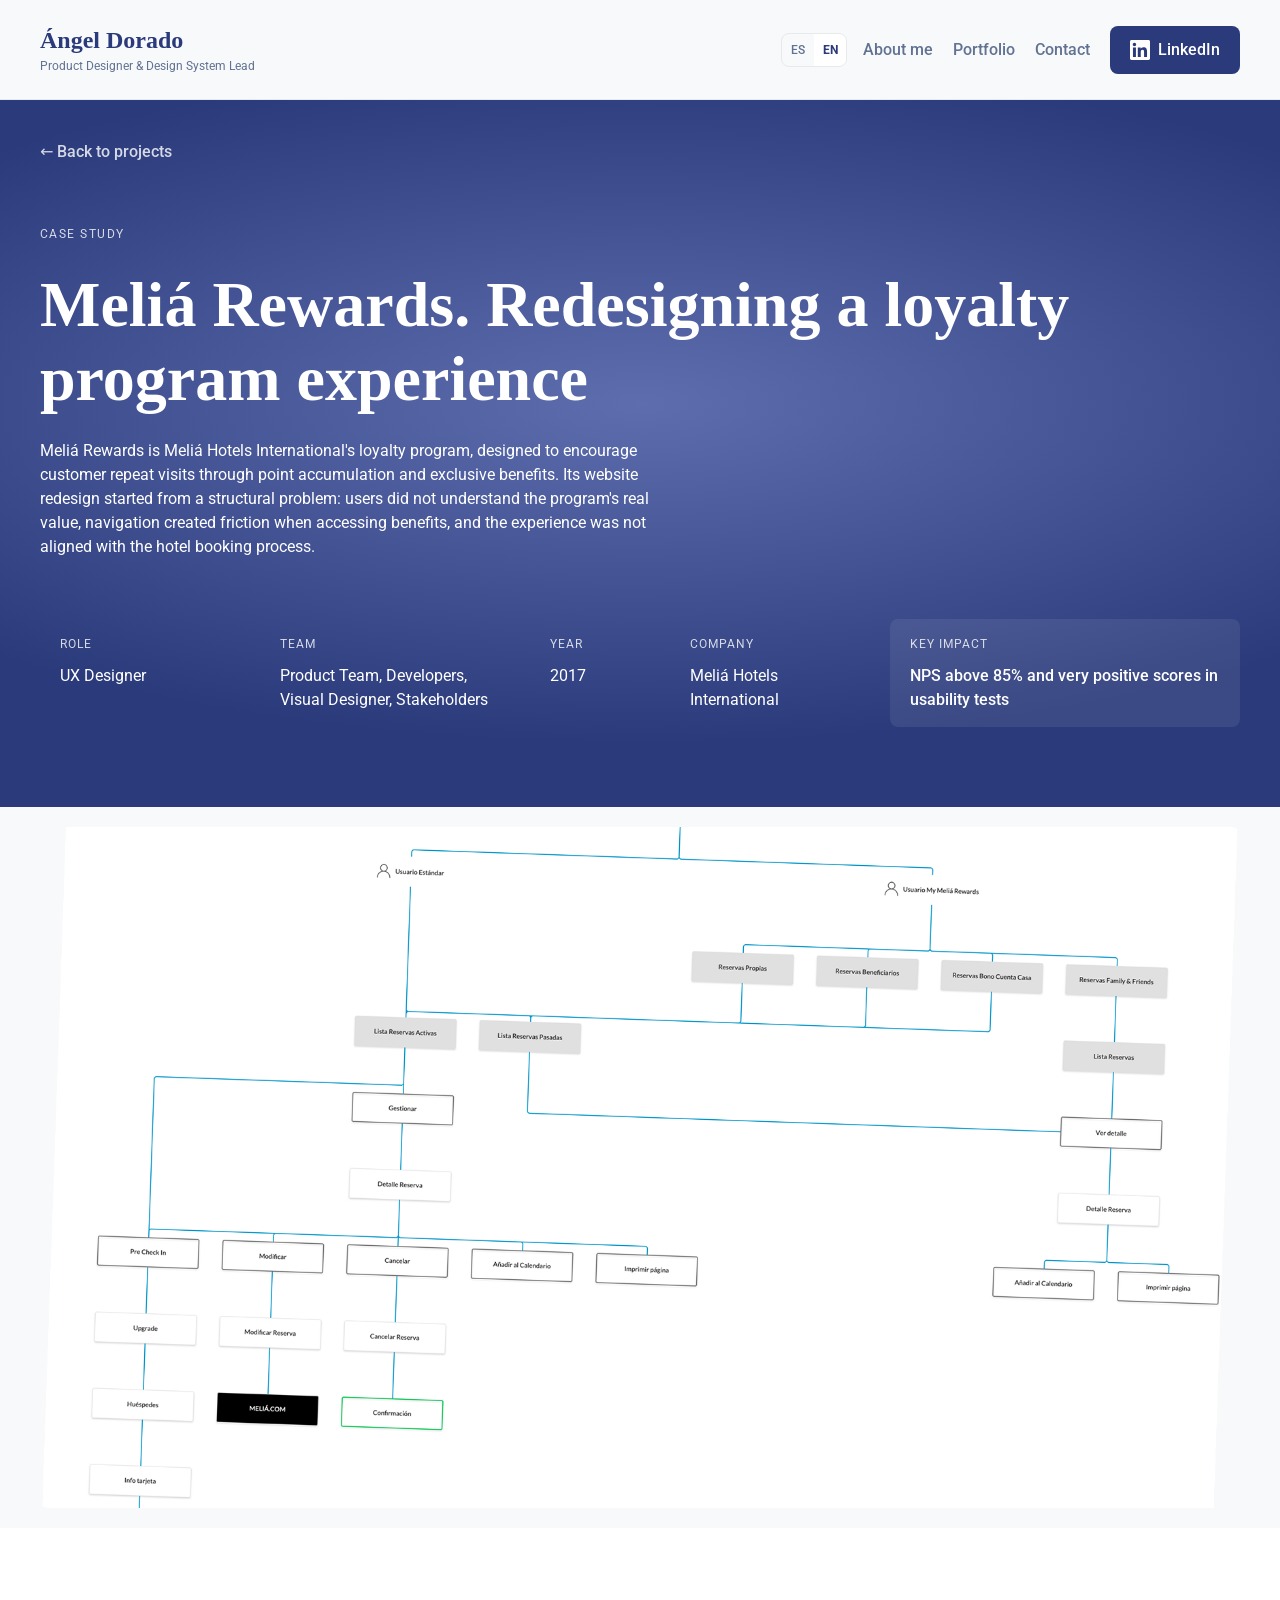
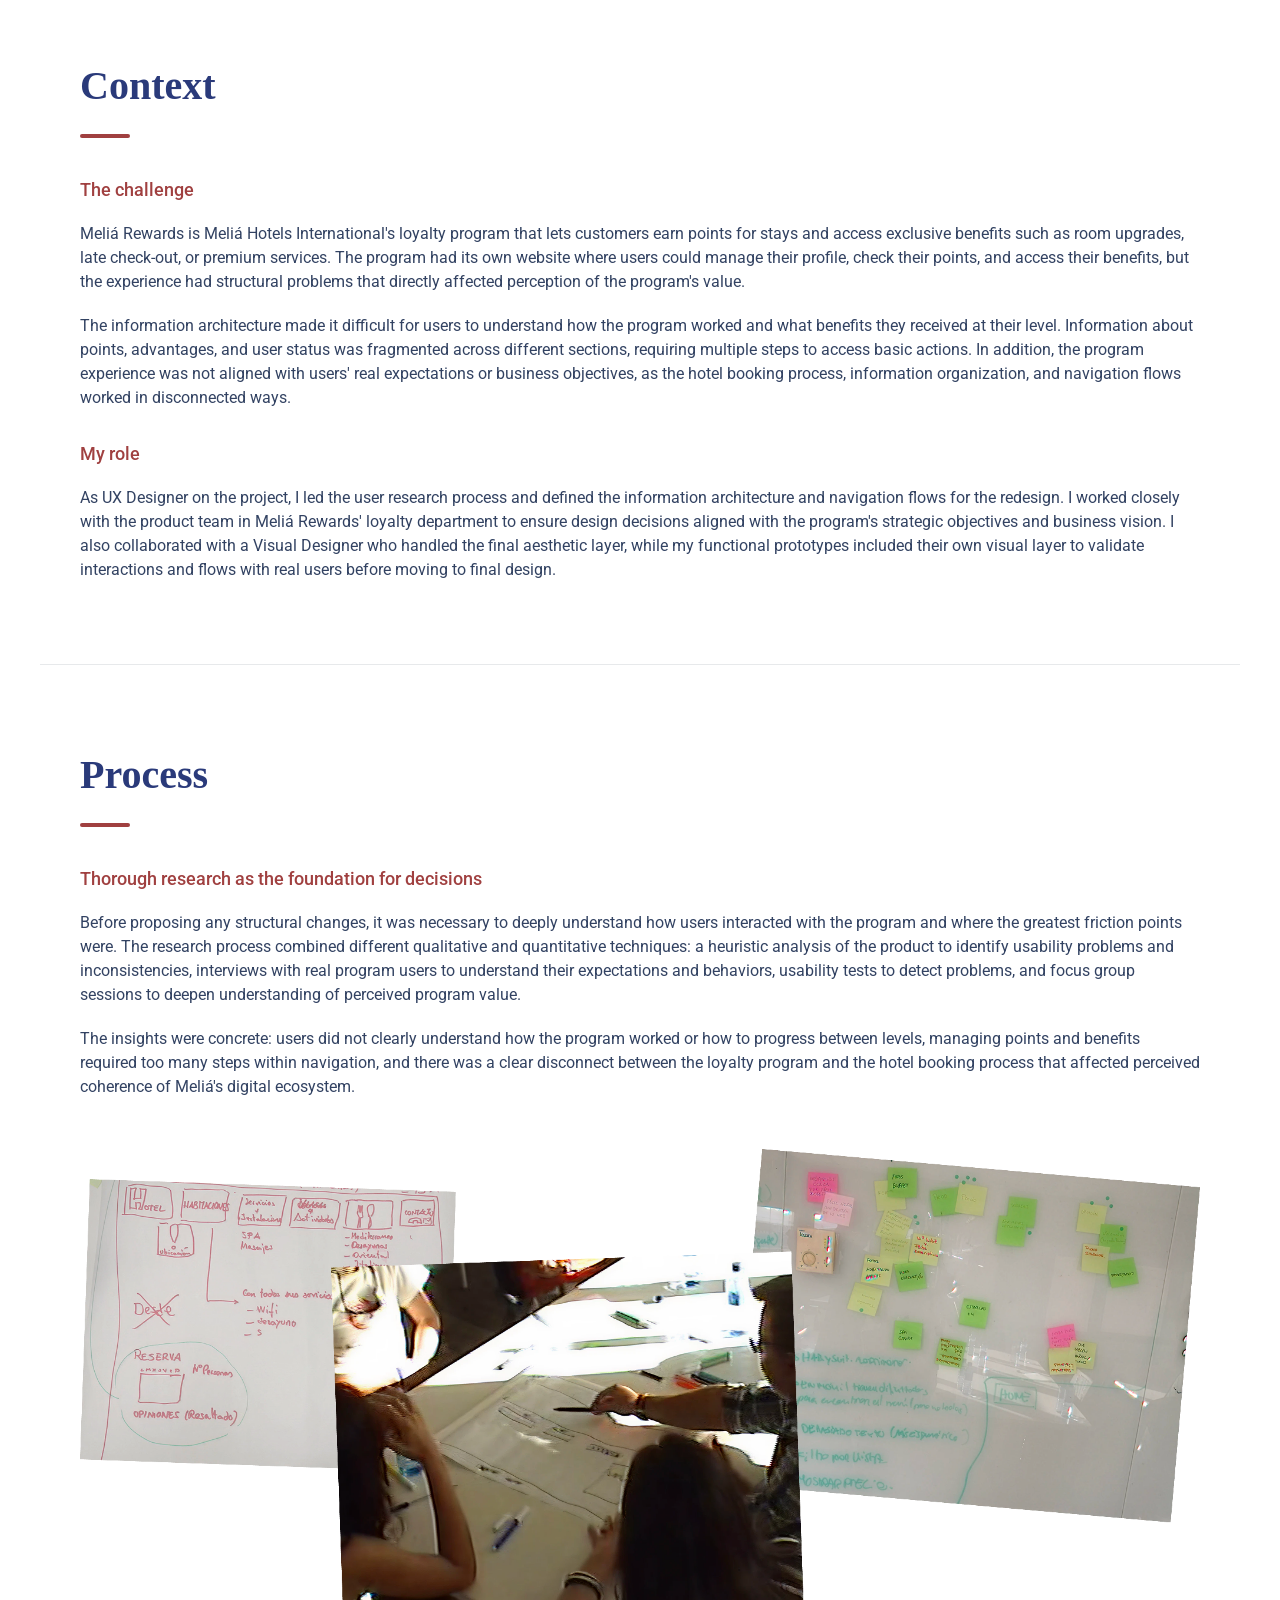
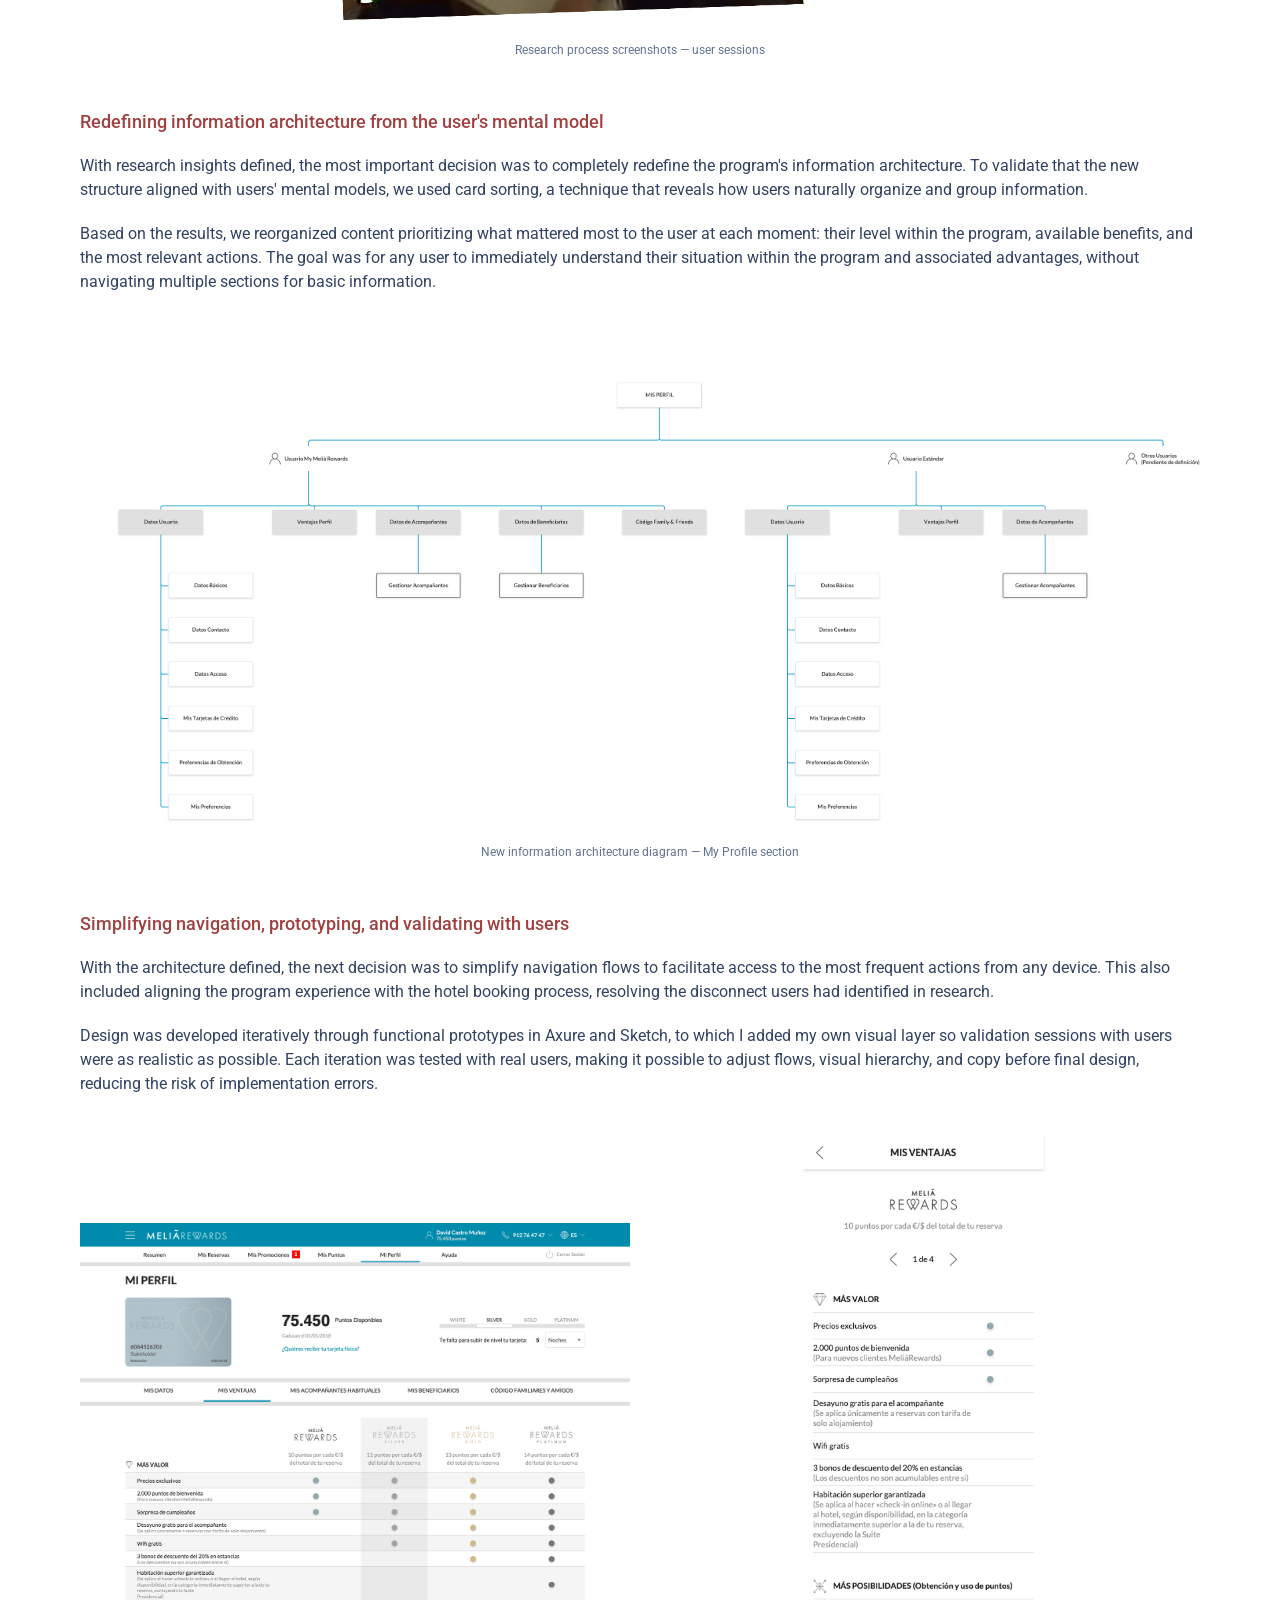
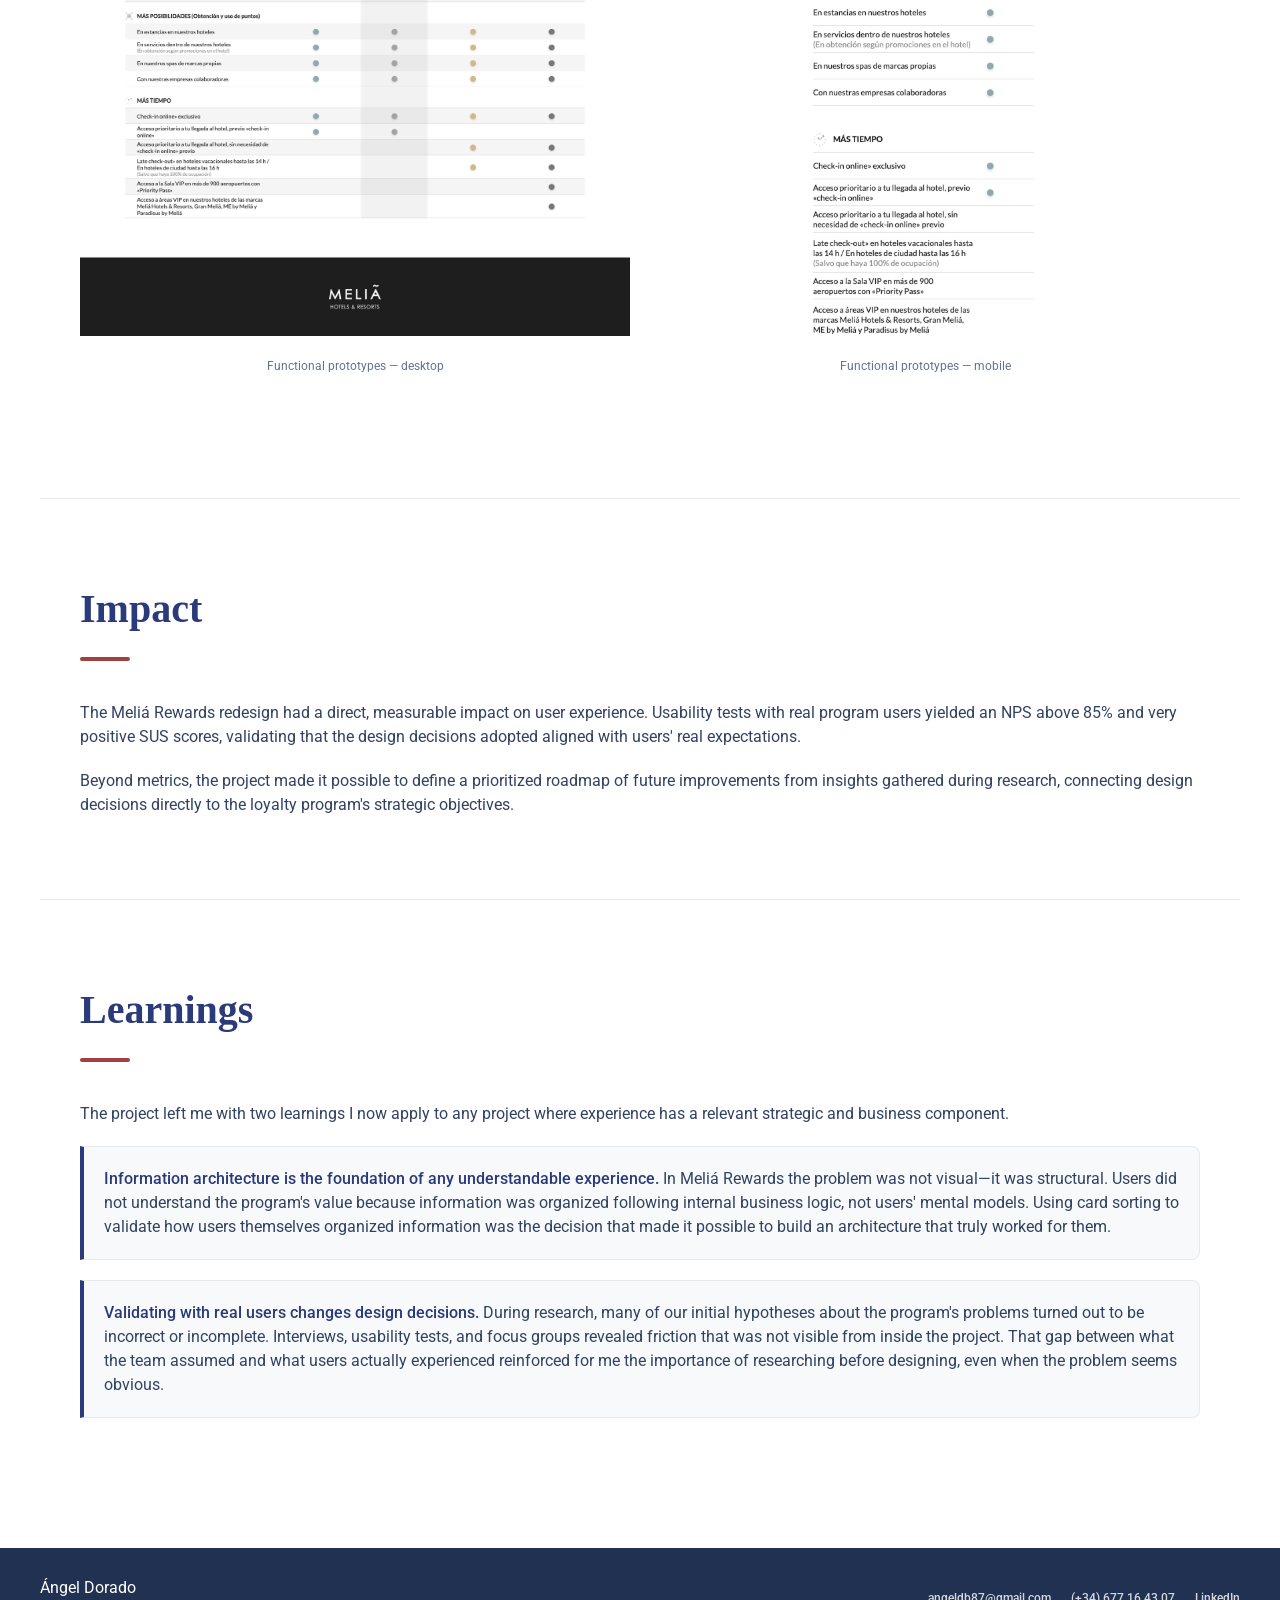
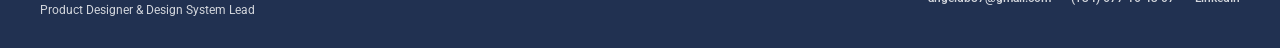
<file: proyectos/melia-rewards.html>
<!DOCTYPE html>
<html lang="es">
<head>
  <meta charset="UTF-8">
  <meta name="viewport" content="width=device-width, initial-scale=1.0">
  <link rel="icon" href="../assets/favicon.svg" type="image/svg+xml">
  <link rel="apple-touch-icon" href="../assets/favicon.svg">
  <title data-i18n-attr="title:case.melia.page_title">Meliá Rewards — Ángel Dorado</title>
  <link rel="preconnect" href="https://fonts.googleapis.com">
  <link rel="preconnect" href="https://fonts.gstatic.com" crossorigin>
  <link href="https://fonts.googleapis.com/css2?family=Roboto:wght@400;500;700&display=swap" rel="stylesheet">
  <link rel="stylesheet" href="../css/styles.css">
  <link rel="stylesheet" href="../css/case-study.css">
</head>
<body class="case-study-page">

<nav id="main-nav">
  <a href="../index.html" class="nav-brand">
    <span class="nav-name">Ángel Dorado</span>
    <span class="nav-role" data-i18n="nav.role">Product Designer & Design System Lead</span>
  </a>
  <div class="nav-controls">
    <div class="nav-lang" role="group" aria-label="Idioma">
      <button class="lang-btn active" type="button" data-lang="es" aria-pressed="true">ES</button>
      <button class="lang-btn" type="button" data-lang="en" aria-pressed="false">EN</button>
    </div>
    <div class="nav-menu" id="nav-menu">
      <ul class="nav-links">
        <li><a href="../index.html#about" data-i18n="nav.about">Sobre mi</a></li>
        <li><a href="../index.html#proyectos" data-i18n="nav.portfolio">Portfolio</a></li>
        <li><a href="../index.html#contacto" data-i18n="nav.contact">Contacto</a></li>
        <li>
          <a href="https://www.linkedin.com/in/angeldoradobuzon/" target="_blank" rel="noopener noreferrer" class="btn-linkedin">
            <svg width="20" height="20" viewBox="0 0 24 24" fill="currentColor" aria-hidden="true"><path d="M20.447 20.452h-3.554v-5.569c0-1.328-.027-3.037-1.852-3.037-1.853 0-2.136 1.445-2.136 2.939v5.667H9.351V9h3.414v1.561h.046c.477-.9 1.637-1.85 3.37-1.85 3.601 0 4.267 2.37 4.267 5.455v6.286zM5.337 7.433c-1.144 0-2.063-.926-2.063-2.065 0-1.138.92-2.063 2.063-2.063 1.14 0 2.064.925 2.064 2.063 0 1.139-.925 2.065-2.064 2.065zm1.782 13.019H3.555V9h3.564v11.452zM22.225 0H1.771C.792 0 0 .774 0 1.729v20.542C0 23.227.792 24 1.771 24h20.451C23.2 24 24 23.227 24 22.271V1.729C24 .774 23.2 0 22.222 0h.003z"/></svg>
            <span data-i18n="nav.linkedin">Linkedin</span>
          </a>
        </li>
      </ul>
    </div>
    <button type="button" class="nav-toggle" id="nav-toggle" aria-expanded="false" aria-controls="nav-menu" data-i18n-attr="aria-label:nav.menu_open" aria-label="Abrir menú">
      <svg class="nav-toggle-icon nav-toggle-icon--menu" width="24" height="24" viewBox="0 0 24 24" fill="none" stroke="currentColor" stroke-width="2" stroke-linecap="round" aria-hidden="true">
        <path d="M5 7h14"/>
        <path d="M5 12h14"/>
        <path d="M5 17h14"/>
      </svg>
      <svg class="nav-toggle-icon nav-toggle-icon--close" width="24" height="24" viewBox="0 0 24 24" fill="none" stroke="currentColor" stroke-width="2" stroke-linecap="round" aria-hidden="true" hidden>
        <path d="M7 7l10 10"/>
        <path d="M17 7L7 17"/>
      </svg>
    </button>
  </div>
</nav>

<header class="case-hero">
  <div class="case-hero-inner">
    <a href="../index.html#proyectos" class="back-link" data-i18n="case.back">← Volver a proyectos</a>
    <p class="case-label" data-i18n="case.label">Caso de estudio</p>
    <h1 class="case-title" data-i18n="case.melia.title">Meliá Rewards. Rediseñando la experiencia de un programa de fidelización</h1>
    <p class="case-summary" data-i18n="case.melia.summary">Meliá Rewards es el programa de fidelidad de Meliá Hotels International, diseñado para incentivar la recurrencia de los clientes mediante la acumulación de puntos y beneficios exclusivos. El rediseño de su web partió de un problema estructural debido a que los usuarios no comprendían el valor real del programa, la navegación generaba fricciones en el acceso a beneficios y la experiencia no estaba alineada con el proceso de reserva de hoteles.</p>
    <div class="case-meta">
      <div class="case-meta-primary">
      <div class="case-meta-tag">
        <p class="case-meta-label" data-i18n="case.meta.role">Rol</p>
        <p class="case-meta-value" data-i18n="case.melia.meta_role">UX Designer</p>
      </div>
      <div class="case-meta-tag case-meta-tag--team">
        <p class="case-meta-label" data-i18n="case.meta.team">Equipo</p>
        <p class="case-meta-value" data-i18n="case.melia.meta_team">Product Team, Developers, Visual Designer, Stakeholders</p>
      </div>
      <div class="case-meta-tag">
        <p class="case-meta-label" data-i18n="case.meta.year">Año</p>
        <p class="case-meta-value" data-i18n="case.melia.meta_year">2017</p>
      </div>
      <div class="case-meta-tag case-meta-tag--company">
        <p class="case-meta-label" data-i18n="case.meta.company">Empresa</p>
        <p class="case-meta-value" data-i18n="case.melia.meta_company">Meliá Hotels International</p>
      </div>
      </div>
      <div class="case-meta-tag case-meta-tag--impact">
        <p class="case-meta-label" data-i18n="case.meta.impact">Impacto destacado</p>
        <p class="case-meta-value" data-i18n="case.melia.meta_impact">NPS superior al 85% y puntuaciones muy positivas en tests de usabilidad</p>
      </div>
    </div>
  </div>
</header>

<div class="case-hero-visual">
  <div class="case-hero-visual-inner">
    <img src="../assets/images/projects/Rewards-Hero.png" alt="Vista general del rediseño de Meliá Rewards" width="1280" loading="eager">
  </div>
</div>

<article class="case-body case-content">

  <section class="case-section">
    <div class="case-section-header">
      <h2 class="case-section-title" data-i18n="case.section.context">Contexto</h2>
      <span class="case-section-accent" aria-hidden="true"></span>
    </div>
    <div class="case-block">
      <h3 data-i18n="case.subsection.challenge">El reto</h3>
      <p data-i18n-html="case.melia.p_001">Meliá Rewards es el programa de fidelidad de Meliá Hotels International que permite a los clientes acumular puntos por estancia y acceder a beneficios exclusivos como upgrades de habitación, late check-out o servicios premium. El programa contaba con una web propia donde los usuarios podían gestionar su perfil, consultar sus puntos y acceder a sus beneficios, pero la experiencia presentaba problemas estructurales que afectaban directamente a la percepción del valor del programa.</p>
      <p data-i18n-html="case.melia.p_002">La arquitectura de información dificultaba que los usuarios comprendieran cómo funcionaba el programa y qué beneficios obtenían en función de su nivel. La información sobre puntos, ventajas y estado del usuario estaba fragmentada en distintas secciones, lo que obligaba a realizar múltiples pasos para acceder a acciones básicas. Además, la experiencia del programa no estaba alineada con las expectativas reales de los usuarios ni con los objetivos de negocio, ya que el proceso de reserva de hoteles, la organización de la información y los flujos de navegación funcionaban de forma desconectada.</p>
    </div>
    <div class="case-block">
      <h3 data-i18n="case.subsection.role">Mi rol</h3>
      <p data-i18n-html="case.melia.p_003">Como UX Designer del proyecto, lideré el proceso de investigación con usuarios y la definición de la arquitectura de información y los flujos de navegación del rediseño. Trabajé en estrecha colaboración con el equipo de producto del departamento de fidelización de Meliá Rewards para asegurar que las decisiones de diseño estuvieran alineadas con los objetivos estratégicos del programa y con la visión del negocio. Colaboré también con un Visual Designer que se encargó de la capa estética final, mientras que mis prototipos funcionales incluían una capa visual propia que permitía validar interacciones y flujos con usuarios reales antes de pasar a diseño definitivo.</p>
    </div>
  </section>

  <hr class="case-divider">

  <section class="case-section">
    <div class="case-section-header">
      <h2 class="case-section-title" data-i18n="case.section.process">Proceso</h2>
      <span class="case-section-accent" aria-hidden="true"></span>
    </div>
    <div class="case-block">
      <h3 data-i18n="case.melia.h3.research_exhaustivo_como_base_de_las_decision">Research exhaustivo como base de las decisiones</h3>
      <p data-i18n-html="case.melia.p_004">Antes de proponer ningún cambio estructural, era necesario comprender en profundidad cómo los usuarios interactuaban con el programa y dónde estaban los puntos de mayor fricción. El proceso de investigación combinó distintas técnicas cualitativas y cuantitativas: un análisis heurístico del producto para identificar problemas de usabilidad e inconsistencias, entrevistas con usuarios reales del programa para entender sus expectativas y comportamientos, tests de usabilidad para detectar problemas, y sesiones de focus group para profundizar en la percepción del valor del programa.</p>
      <p data-i18n-html="case.melia.p_005">Los insights obtenidos fueron concretos: los usuarios no comprendían claramente cómo funciona el programa ni cómo progresar entre niveles, la gestión de puntos y beneficios requería demasiados pasos dentro de la navegación, y existía una desconexión clara entre el programa de fidelización y el proceso de reserva de hoteles que afectaba a la coherencia percibida del ecosistema digital de Meliá.</p>
      <figure class="case-figure">
        <img src="../assets/images/projects/Rewards-Research.png" alt="Proceso de research con usuarios de Meliá Rewards" loading="lazy">
        <figcaption data-i18n="case.melia.cap.capturas_del_proceso_de_research_se">Capturas del proceso de research — sesiones con usuarios</figcaption>
      </figure>
    </div>
    <div class="case-block">
      <h3 data-i18n="case.melia.h3.redefinir_la_arquitectura_de_informaci_n_desd">Redefinir la arquitectura de información desde el modelo mental del usuario</h3>
      <p data-i18n-html="case.melia.p_006">Con los insights del research definidos, la decisión más importante fue redefinir completamente la arquitectura de información del programa. Para validar que la nueva estructura se alineaba con el modelo mental de los usuarios, utilizamos card sorting, una técnica que permite identificar cómo los propios usuarios organizan y agrupan la información de forma natural.</p>
      <p data-i18n-html="case.melia.p_007">A partir de los resultados, reorganizamos los contenidos priorizando lo que más importaba al usuario en cada momento: su nivel dentro del programa, los beneficios disponibles y las acciones más relevantes. El objetivo era que cualquier usuario pudiera entender de forma inmediata su situación dentro del programa y las ventajas asociadas, sin necesidad de navegar por múltiples secciones para obtener información básica.</p>
      <figure class="case-figure">
        <img src="../assets/images/projects/Rewards-Arquitectura.png" alt="Diagrama de la nueva arquitectura de información" loading="lazy">
        <figcaption data-i18n="case.melia.cap.diagrama_de_la_nueva_arquitectura_d">Diagrama de la nueva arquitectura de información - Sección Mi Perfil</figcaption>
      </figure>
    </div>
    <div class="case-block">
      <h3 data-i18n="case.melia.h3.simplificar_la_navegaci_n_prototipar_y_valida">Simplificar la navegación, prototipar y validar con usuarios</h3>
      <p data-i18n-html="case.melia.p_008">Con la arquitectura definida, la siguiente decisión fue simplificar los flujos de navegación para facilitar el acceso a las acciones más frecuentes desde cualquier dispositivo. Esto incluyó también alinear la experiencia del programa con el proceso de reserva de hoteles, resolviendo la desconexión que los usuarios habían identificado en el research.</p>
      <p data-i18n-html="case.melia.p_009">El diseño se desarrolló de forma iterativa mediante prototipos funcionales en Axure y Sketch, a los que añadí una capa visual propia para que las sesiones de validación con usuarios fueran lo más realistas posible. Cada iteración se probó con usuarios reales, lo que permitió ajustar flujos, jerarquía visual y copy antes de pasar a diseño definitivo, reduciendo el riesgo de errores en la implementación.</p>
      <div class="case-figure-grid case-figure-grid--compare">
        <figure class="case-figure">
          <img src="../assets/images/projects/Rewards-Wireframe-Desktop.png" alt="Prototipos funcionales — desktop" loading="lazy">
          <figcaption data-i18n="case.melia.cap.wireframe_desktop">Prototipos funcionales — desktop</figcaption>
        </figure>
        <figure class="case-figure">
          <img src="../assets/images/projects/Rewards-Wireframe-Mobile.png" alt="Prototipos funcionales — mobile" loading="lazy">
          <figcaption data-i18n="case.melia.cap.wireframe_mobile">Prototipos funcionales — mobile</figcaption>
        </figure>
      </div>
    </div>
  </section>

  <hr class="case-divider">

  <section class="case-section">
    <div class="case-section-header">
      <h2 class="case-section-title" data-i18n="case.section.impact">Impacto</h2>
      <span class="case-section-accent" aria-hidden="true"></span>
    </div>
    <p data-i18n-html="case.melia.p_010">El rediseño de Meliá Rewards tuvo un impacto directo y medible en la experiencia de usuario. Los tests de usabilidad realizados con usuarios reales del programa arrojaron un NPS superior al 85% y puntuaciones muy positivas en la escala SUS, validando que las decisiones de diseño adoptadas estaban alineadas con las expectativas reales de los usuarios.</p>
    <p data-i18n-html="case.melia.p_011">Más allá de las métricas, el proyecto permitió definir un roadmap priorizado de mejoras futuras a partir de los insights obtenidos durante la investigación, conectando directamente las decisiones de diseño con los objetivos estratégicos del programa de fidelización.</p>
  </section>

  <hr class="case-divider">

  <section class="case-section">
    <div class="case-section-header">
      <h2 class="case-section-title" data-i18n="case.section.learnings">Aprendizajes</h2>
      <span class="case-section-accent" aria-hidden="true"></span>
    </div>
    <p data-i18n-html="case.melia.p_012">El proyecto me dejó dos aprendizajes que aplico ahora en cualquier proyecto donde la experiencia tiene un componente estratégico y de negocio relevante.</p>
    <div class="case-callout">
      <p data-i18n-html="case.melia.p_013"><strong>La arquitectura de información es la base de cualquier experiencia comprensible.</strong> En Meliá Rewards el problema no era visual, sino era estructural. Los usuarios no comprendían el valor del programa porque la información estaba organizada siguiendo la lógica interna del negocio, no el modelo mental de los usuarios. Usar card sorting para validar cómo los propios usuarios organizaban la información fue la decisión que permitió construir una arquitectura que realmente funcionaba para ellos.</p>
    </div>
    <div class="case-callout">
      <p data-i18n-html="case.melia.p_014"><strong>Validar con usuarios reales cambia las decisiones de diseño.</strong> Durante el research, muchas de las hipótesis iniciales que teníamos sobre los problemas del programa resultaron ser incorrectas o incompletas. Las entrevistas, los tests de usabilidad y los focus groups revelaron fricciones que no eran visibles desde dentro del proyecto. Esa distancia entre lo que el equipo asumía y lo que los usuarios realmente experimentaban reforzó para mí la importancia de investigar antes de diseñar, incluso cuando el problema parece evidente.</p>
    </div>
  </section>

</article>

<footer>
  <div class="footer-left">
    <p class="footer-name">Ángel Dorado</p>
    <p class="footer-role" data-i18n="footer.role">Product Designer & Design System Lead</p>
  </div>
  <div class="footer-links">
    <a href="mailto:angeldb87@gmail.com">angeldb87@gmail.com</a>
    <a href="tel:+34677164307">(+34) 677 16 43 07</a>
    <a href="https://www.linkedin.com/in/angeldoradobuzon/" target="_blank" rel="noopener noreferrer" data-i18n="contact.linkedin">Linkedin</a>
  </div>
</footer>

<script src="../js/locales-data.js"></script>
<script src="../js/case-locales-data.js"></script>
<script src="../js/i18n.js"></script>
<script src="../js/main.js"></script>
</body>
</html>
</file>
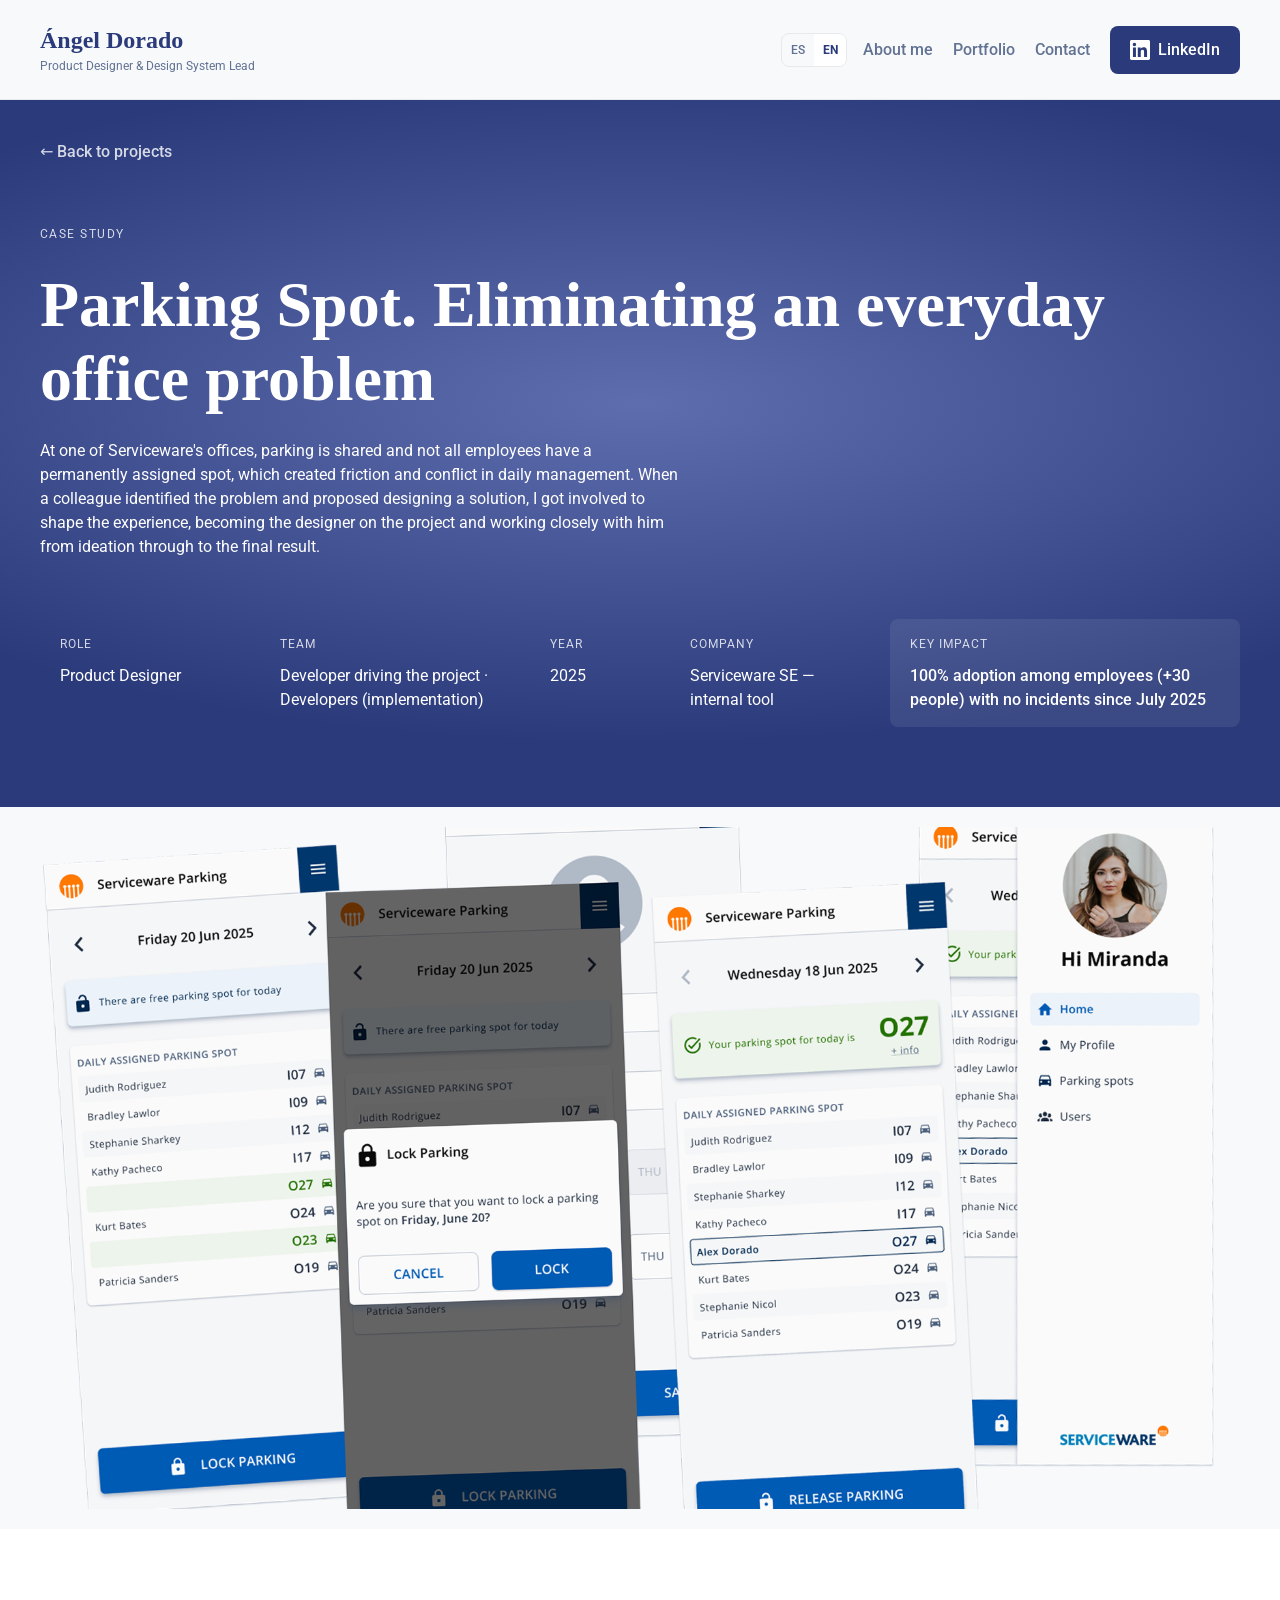
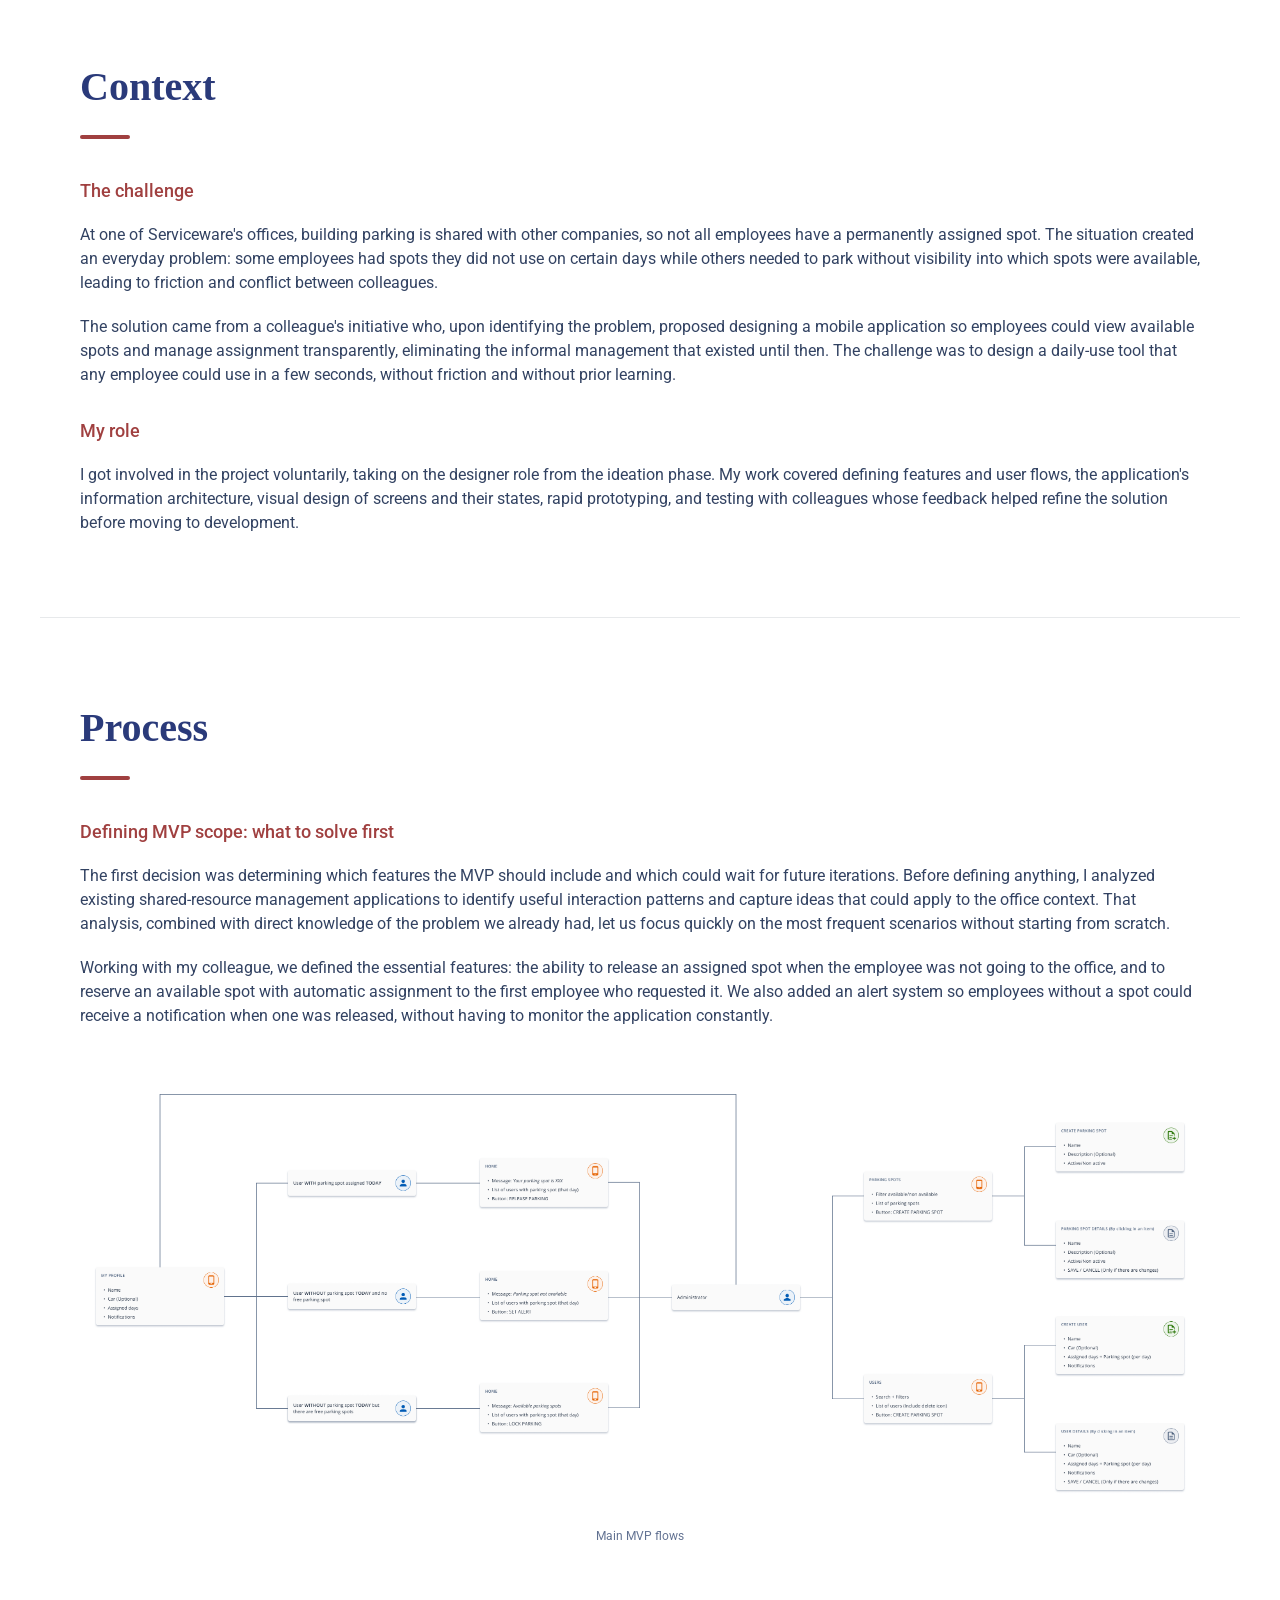
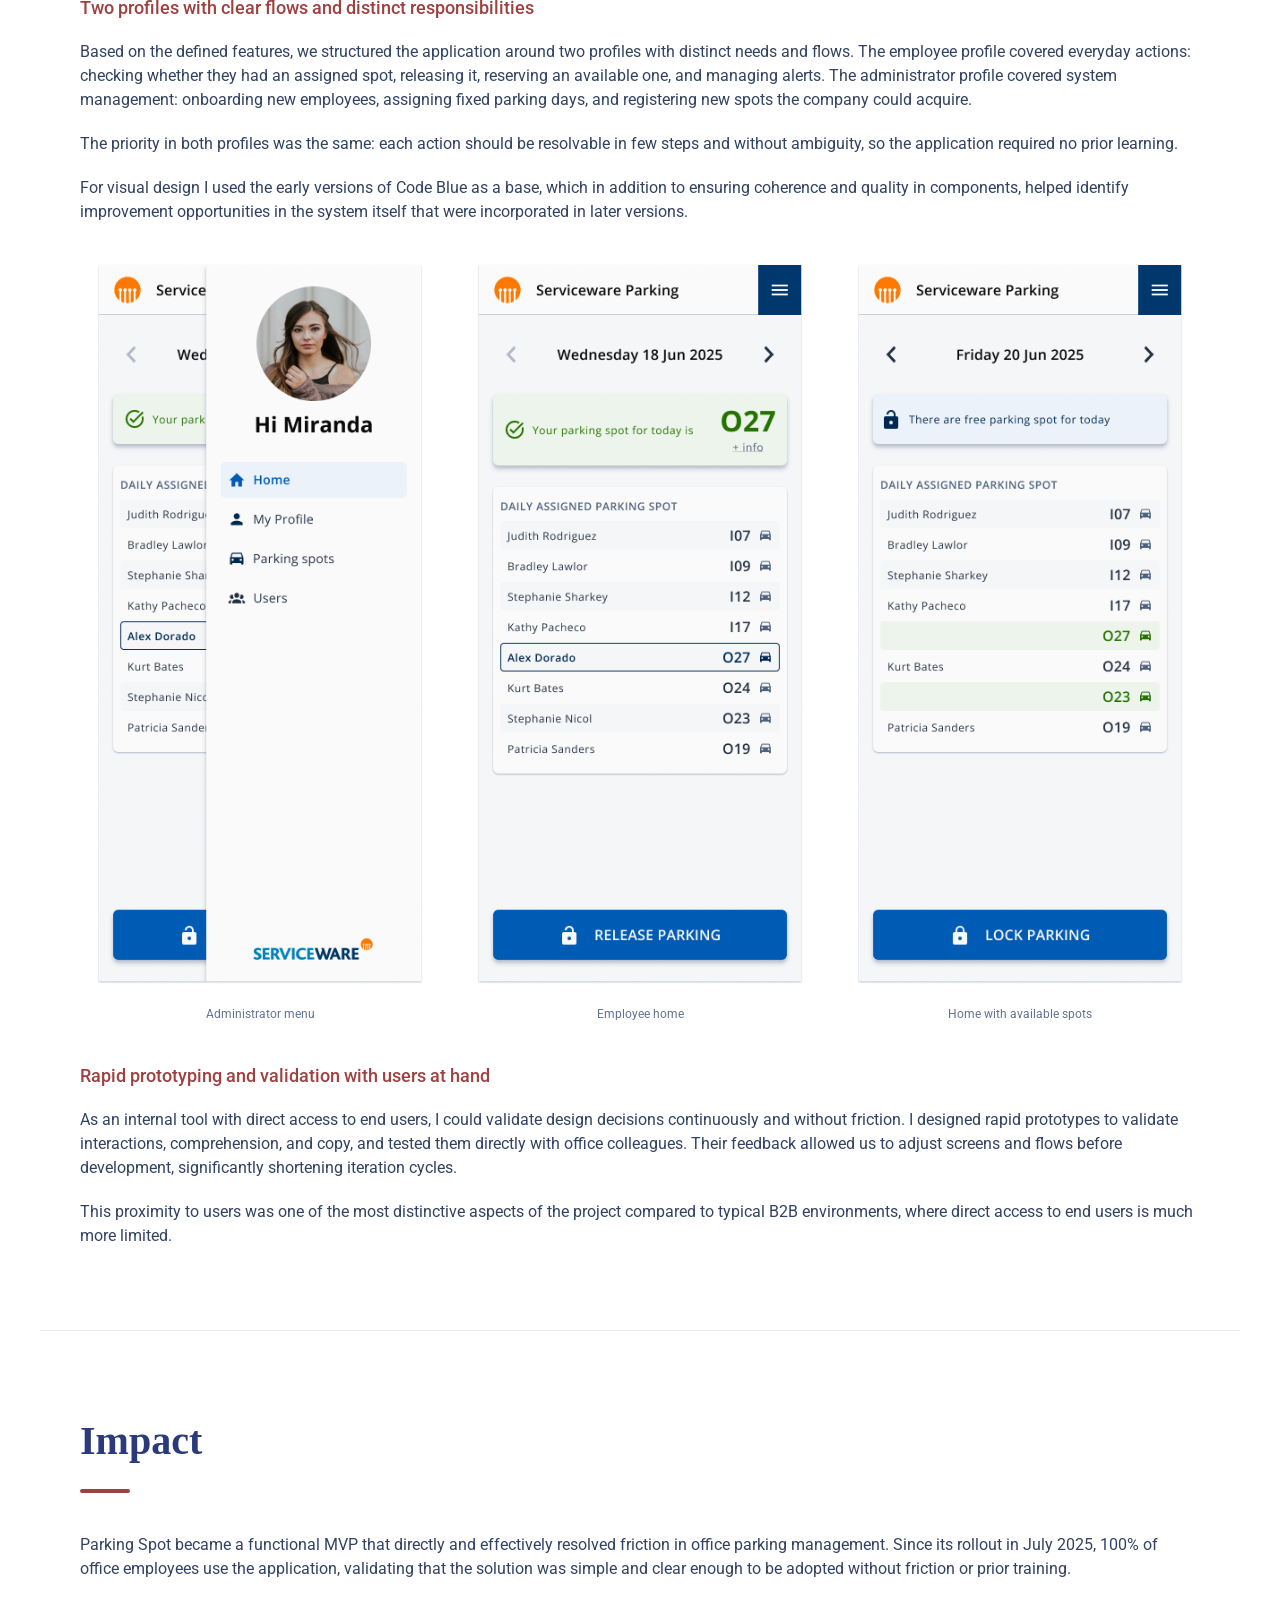
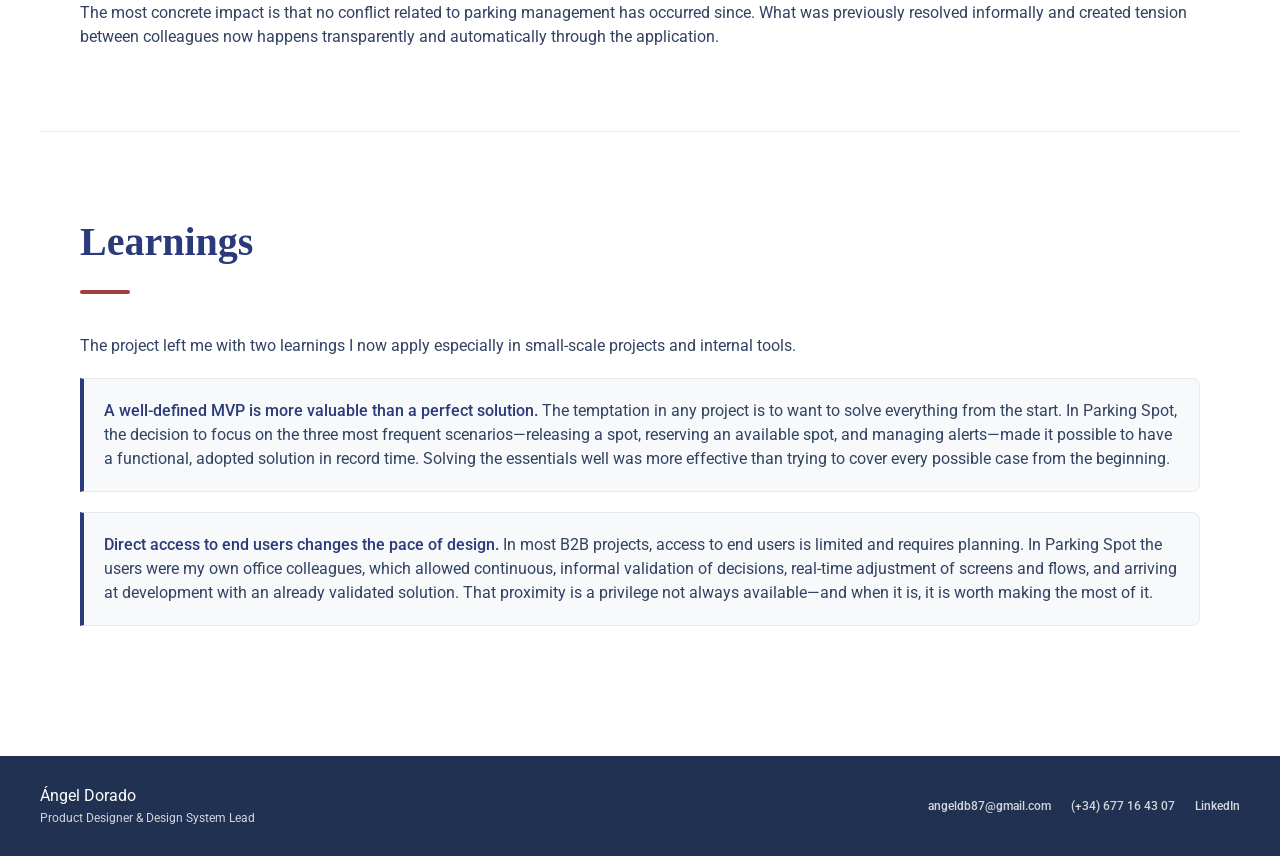
<file: proyectos/parking-spot.html>
<!DOCTYPE html>
<html lang="es">
<head>
  <meta charset="UTF-8">
  <meta name="viewport" content="width=device-width, initial-scale=1.0">
  <link rel="icon" href="../assets/favicon.svg" type="image/svg+xml">
  <link rel="apple-touch-icon" href="../assets/favicon.svg">
  <title data-i18n-attr="title:case.parking.page_title">Parking Spot — Ángel Dorado</title>
  <link rel="preconnect" href="https://fonts.googleapis.com">
  <link rel="preconnect" href="https://fonts.gstatic.com" crossorigin>
  <link href="https://fonts.googleapis.com/css2?family=Roboto:wght@400;500;700&display=swap" rel="stylesheet">
  <link rel="stylesheet" href="../css/styles.css">
  <link rel="stylesheet" href="../css/case-study.css">
</head>
<body class="case-study-page">

<nav id="main-nav">
  <a href="../index.html" class="nav-brand">
    <span class="nav-name">Ángel Dorado</span>
    <span class="nav-role" data-i18n="nav.role">Product Designer & Design System Lead</span>
  </a>
  <div class="nav-controls">
    <div class="nav-lang" role="group" aria-label="Idioma">
      <button class="lang-btn active" type="button" data-lang="es" aria-pressed="true">ES</button>
      <button class="lang-btn" type="button" data-lang="en" aria-pressed="false">EN</button>
    </div>
    <div class="nav-menu" id="nav-menu">
      <ul class="nav-links">
        <li><a href="../index.html#about" data-i18n="nav.about">Sobre mi</a></li>
        <li><a href="../index.html#proyectos" data-i18n="nav.portfolio">Portfolio</a></li>
        <li><a href="../index.html#contacto" data-i18n="nav.contact">Contacto</a></li>
        <li>
          <a href="https://www.linkedin.com/in/angeldoradobuzon/" target="_blank" rel="noopener noreferrer" class="btn-linkedin">
            <svg width="20" height="20" viewBox="0 0 24 24" fill="currentColor" aria-hidden="true"><path d="M20.447 20.452h-3.554v-5.569c0-1.328-.027-3.037-1.852-3.037-1.853 0-2.136 1.445-2.136 2.939v5.667H9.351V9h3.414v1.561h.046c.477-.9 1.637-1.85 3.37-1.85 3.601 0 4.267 2.37 4.267 5.455v6.286zM5.337 7.433c-1.144 0-2.063-.926-2.063-2.065 0-1.138.92-2.063 2.063-2.063 1.14 0 2.064.925 2.064 2.063 0 1.139-.925 2.065-2.064 2.065zm1.782 13.019H3.555V9h3.564v11.452zM22.225 0H1.771C.792 0 0 .774 0 1.729v20.542C0 23.227.792 24 1.771 24h20.451C23.2 24 24 23.227 24 22.271V1.729C24 .774 23.2 0 22.222 0h.003z"/></svg>
            <span data-i18n="nav.linkedin">Linkedin</span>
          </a>
        </li>
      </ul>
    </div>
    <button type="button" class="nav-toggle" id="nav-toggle" aria-expanded="false" aria-controls="nav-menu" data-i18n-attr="aria-label:nav.menu_open" aria-label="Abrir menú">
      <svg class="nav-toggle-icon nav-toggle-icon--menu" width="24" height="24" viewBox="0 0 24 24" fill="none" stroke="currentColor" stroke-width="2" stroke-linecap="round" aria-hidden="true">
        <path d="M5 7h14"/>
        <path d="M5 12h14"/>
        <path d="M5 17h14"/>
      </svg>
      <svg class="nav-toggle-icon nav-toggle-icon--close" width="24" height="24" viewBox="0 0 24 24" fill="none" stroke="currentColor" stroke-width="2" stroke-linecap="round" aria-hidden="true" hidden>
        <path d="M7 7l10 10"/>
        <path d="M17 7L7 17"/>
      </svg>
    </button>
  </div>
</nav>

<header class="case-hero">
  <div class="case-hero-inner">
    <a href="../index.html#proyectos" class="back-link" data-i18n="case.back">← Volver a proyectos</a>
    <p class="case-label" data-i18n="case.label">Caso de estudio</p>
    <h1 class="case-title" data-i18n="case.parking.title">Parking Spot. Eliminando un problema cotidiano de oficina</h1>
    <p class="case-summary" data-i18n="case.parking.summary">En una de las oficinas de Serviceware el aparcamiento es compartido y no todos los empleados tienen plaza asignada de forma fija, lo que generaba fricciones y conflictos en la gestión diaria. Cuando un compañero detectó el problema y propuso diseñar una solución, me involucré para dar forma a la experiencia, convirtiéndome en el designer del proyecto y colaborando estrechamente con él desde la ideación hasta el resultado final.</p>
    <div class="case-meta">
      <div class="case-meta-primary">
      <div class="case-meta-tag">
        <p class="case-meta-label" data-i18n="case.meta.role">Rol</p>
        <p class="case-meta-value" data-i18n="case.parking.meta_role">Product Designer</p>
      </div>
      <div class="case-meta-tag case-meta-tag--team">
        <p class="case-meta-label" data-i18n="case.meta.team">Equipo</p>
        <p class="case-meta-value" data-i18n="case.parking.meta_team">Developer impulsor del proyecto · Developers (implementación)</p>
      </div>
      <div class="case-meta-tag">
        <p class="case-meta-label" data-i18n="case.meta.year">Año</p>
        <p class="case-meta-value" data-i18n="case.parking.meta_year">2025</p>
      </div>
      <div class="case-meta-tag case-meta-tag--company">
        <p class="case-meta-label" data-i18n="case.meta.company">Empresa</p>
        <p class="case-meta-value" data-i18n="case.parking.meta_company">Serviceware SE — herramienta interna</p>
      </div>
      </div>
      <div class="case-meta-tag case-meta-tag--impact">
        <p class="case-meta-label" data-i18n="case.meta.impact">Impacto destacado</p>
        <p class="case-meta-value" data-i18n="case.parking.meta_impact">100% de adopción entre los empleados (+30 personas) y sin incidencias desde julio de 2025</p>
      </div>
    </div>
  </div>
</header>

<div class="case-hero-visual">
  <div class="case-hero-visual-inner">
    <img src="../assets/images/projects/Parking-Hero.png" alt="Vista general de la aplicación Parking Spot" width="1280" loading="eager">
  </div>
</div>

<article class="case-body case-content">

  <section class="case-section">
    <div class="case-section-header">
      <h2 class="case-section-title" data-i18n="case.section.context">Contexto</h2>
      <span class="case-section-accent" aria-hidden="true"></span>
    </div>
    <div class="case-block">
      <h3 data-i18n="case.subsection.challenge">El reto</h3>
      <p data-i18n-html="case.parking.p_001">En una de las oficinas de Serviceware el aparcamiento del edificio es compartido con otras empresas, por lo que no todos los empleados disponen de una plaza asignada de forma fija. La situación generaba un problema cotidiano, ya que algunos empleados tenían plazas que no utilizaban determinados días mientras que otros necesitaban aparcar sin tener visibilidad sobre cuáles estaban disponibles, lo que derivaba en fricciones y conflictos entre compañeros.</p>
      <p data-i18n-html="case.parking.p_002">La solución surgió de la iniciativa de un compañero que, al detectar el problema, propuso diseñar una aplicación móvil para que los empleados pudieran visualizar las plazas disponibles y gestionar su asignación de forma transparente, eliminando así la gestión informal que existía hasta ese momento. El reto era diseñar una herramienta de uso diario que cualquier empleado pudiera utilizar en pocos segundos, sin fricción y sin necesidad de aprendizaje previo.</p>
    </div>
    <div class="case-block">
      <h3 data-i18n="case.subsection.role">Mi rol</h3>
      <p data-i18n-html="case.parking.p_003">Me involucré en el proyecto de forma voluntaria, asumiendo el rol de designer desde la fase de ideación. Mi trabajo cubrió la definición de las funcionalidades y los flujos de usuario, la arquitectura de información de la aplicación, el diseño visual de las pantallas y sus estados, el prototipado rápido y el testing con compañeros, cuyos comentarios permitieron refinar la solución antes de pasar a desarrollo.</p>
    </div>
  </section>

  <hr class="case-divider">

  <section class="case-section">
    <div class="case-section-header">
      <h2 class="case-section-title" data-i18n="case.section.process">Proceso</h2>
      <span class="case-section-accent" aria-hidden="true"></span>
    </div>
    <div class="case-block">
      <h3 data-i18n="case.parking.h3.definir_el_alcance_del_mvp_qu_resolver_primer">Definir el alcance del MVP: qué resolver primero</h3>
      <p data-i18n-html="case.parking.p_004">La primera decisión fue determinar qué funcionalidades debía incluir el MVP y cuáles podían quedar para iteraciones futuras. Antes de definir nada, analicé aplicaciones existentes de gestión de recursos compartidos para identificar patrones de interacción útiles y captar ideas que pudieran aplicarse al contexto de la oficina. Ese análisis, combinado con el conocimiento directo del problema que ya teníamos, nos permitió centrarnos rápidamente en los escenarios más frecuentes sin partir de cero.</p>
      <p data-i18n-html="case.parking.p_005">Trabajando con mi compañero, definimos las funcionalidades esenciales: la posibilidad de liberar una plaza asignada cuando el empleado no iba a la oficina, y la de reservar una plaza disponible con asignación automática al primer empleado que lo solicitara. Añadimos también un sistema de alertas para que los empleados sin plaza pudieran recibir una notificación cuando se liberara alguna, sin tener que estar pendientes de la aplicación.</p>
      <figure class="case-figure">
        <img src="../assets/images/projects/Parking-Structure.png" alt="Esquema de los flujos principales del MVP" loading="lazy">
        <figcaption data-i18n="case.parking.cap.flujos_principales_del_mvp">Flujos principales del MVP</figcaption>
      </figure>
    </div>
    <div class="case-block">
      <h3 data-i18n="case.parking.h3.dos_perfiles_con_flujos_claros_y_responsabili">Dos perfiles con flujos claros y responsabilidades distintas</h3>
      <p data-i18n-html="case.parking.p_006">A partir de las funcionalidades definidas, estructuramos la aplicación en torno a dos perfiles con necesidades y flujos distintos. El perfil de empleado cubría las acciones cotidianas: consultar si tenía plaza asignada, liberarla, reservar una disponible y gestionar alertas. El perfil de administrador cubría la gestión del sistema: alta de nuevos empleados, asignación de días fijos de aparcamiento y registro de nuevas plazas que la empresa pudiera adquirir.</p>
      <p data-i18n-html="case.parking.p_007">La prioridad en ambos perfiles fue la misma: que cada acción fuera resoluble en pocos pasos y sin ambigüedad, de forma que la aplicación no requiriera ningún tipo de aprendizaje previo.</p>
      <p data-i18n-html="case.parking.p_008">Para el diseño visual utilicé las primeras versiones de Code Blue como base, lo que además de garantizar coherencia y calidad en los componentes, permitió identificar oportunidades de mejora en el propio sistema que se incorporaron en versiones posteriores.</p>
      <div class="case-figure-grid-3">
        <figure class="case-figure">
          <img src="../assets/images/projects/Parking-Admin.png" alt="Parking Spot — perfil administrador" loading="lazy">
          <figcaption data-i18n="case.parking.cap.perfil_administrador">Menu Administrador</figcaption>
        </figure>
        <figure class="case-figure">
          <img src="../assets/images/projects/Parking-User.png" alt="Parking Spot — perfil empleado" loading="lazy">
          <figcaption data-i18n="case.parking.cap.perfil_empleado">Home empleado</figcaption>
        </figure>
        <figure class="case-figure">
          <img src="../assets/images/projects/Parking-Free.png" alt="Parking Spot — liberar y reservar plaza" loading="lazy">
          <figcaption data-i18n="case.parking.cap.liberar_y_reservar">Home con plazas disponibles</figcaption>
        </figure>
      </div>
    </div>
    <div class="case-block">
      <h3 data-i18n="case.parking.h3.prototipar_r_pido_y_validar_con_los_usuarios">Prototipar rápido y validar con los usuarios al lado</h3>
      <p data-i18n-html="case.parking.p_009">Al tratarse de una herramienta interna y tener acceso directo a los usuarios finales, pude validar las decisiones de diseño de forma continua y sin fricción. Diseñé prototipos rápidos para validar interacciones, comprensión y copy, y los probé directamente con compañeros de la oficina. Sus comentarios permitieron ajustar pantallas y flujos antes de pasar a desarrollo, acortando los ciclos de iteración de forma significativa.</p>
      <p data-i18n-html="case.parking.p_010">Esta proximidad con los usuarios fue uno de los aspectos más diferenciales del proyecto respecto a los entornos B2B habituales, donde el acceso directo al usuario final es mucho más limitado.</p>
    </div>
  </section>

  <hr class="case-divider">

  <section class="case-section">
    <div class="case-section-header">
      <h2 class="case-section-title" data-i18n="case.section.impact">Impacto</h2>
      <span class="case-section-accent" aria-hidden="true"></span>
    </div>
    <p data-i18n-html="case.parking.p_011">Parking Spot se convirtió en un MVP funcional que resolvió de forma directa y efectiva la fricción en la gestión del aparcamiento de la oficina. Desde su implantación en julio de 2025, el 100% de los empleados de la oficina utiliza la aplicación, algo que valida que la solución era suficientemente simple y clara para ser adoptada sin fricción ni formación previa.</p>
    <p data-i18n-html="case.parking.p_012">El impacto más concreto es que no ha vuelto a producirse ningún conflicto relacionado con la gestión del aparcamiento. Lo que antes se resolvía de forma informal y generaba tensiones entre compañeros, ahora ocurre de forma transparente y automática a través de la aplicación.</p>
  </section>

  <hr class="case-divider">

  <section class="case-section">
    <div class="case-section-header">
      <h2 class="case-section-title" data-i18n="case.section.learnings">Aprendizajes</h2>
      <span class="case-section-accent" aria-hidden="true"></span>
    </div>
    <p data-i18n-html="case.parking.p_013">El proyecto me dejó dos aprendizajes que aplico ahora especialmente en proyectos de pequeña escala y herramientas internas.</p>
    <div class="case-callout">
      <p data-i18n-html="case.parking.p_014"><strong>Un MVP bien definido es más valioso que una solución perfecta.</strong> La tentación en cualquier proyecto es querer resolverlo todo desde el principio. En Parking Spot la decisión de centrarse en los tres escenarios más frecuentes — liberar plaza, reservar plaza disponible y gestionar alertas — permitió tener una solución funcional y adoptada en tiempo récord. Resolver bien lo esencial fue más efectivo que intentar cubrir todos los casos posibles desde el inicio.</p>
    </div>
    <div class="case-callout">
      <p data-i18n-html="case.parking.p_015"><strong>Tener acceso directo al usuario final cambia el ritmo del diseño.</strong> En la mayoría de los proyectos B2B el acceso a los usuarios finales es limitado y requiere planificación. En Parking Spot los usuarios eran mis propios compañeros de oficina, lo que permitió validar decisiones de forma continua e informal, ajustar pantallas y flujos en tiempo real y llegar a desarrollo con una solución ya validada. Esa proximidad es un privilegio que no siempre se tiene, y cuando se tiene, merece aprovecharse al máximo.</p>
    </div>
  </section>

</article>

<footer>
  <div class="footer-left">
    <p class="footer-name">Ángel Dorado</p>
    <p class="footer-role" data-i18n="footer.role">Product Designer & Design System Lead</p>
  </div>
  <div class="footer-links">
    <a href="mailto:angeldb87@gmail.com">angeldb87@gmail.com</a>
    <a href="tel:+34677164307">(+34) 677 16 43 07</a>
    <a href="https://www.linkedin.com/in/angeldoradobuzon/" target="_blank" rel="noopener noreferrer" data-i18n="contact.linkedin">Linkedin</a>
  </div>
</footer>

<script src="../js/locales-data.js"></script>
<script src="../js/case-locales-data.js"></script>
<script src="../js/i18n.js"></script>
<script src="../js/main.js"></script>
</body>
</html>
</file>
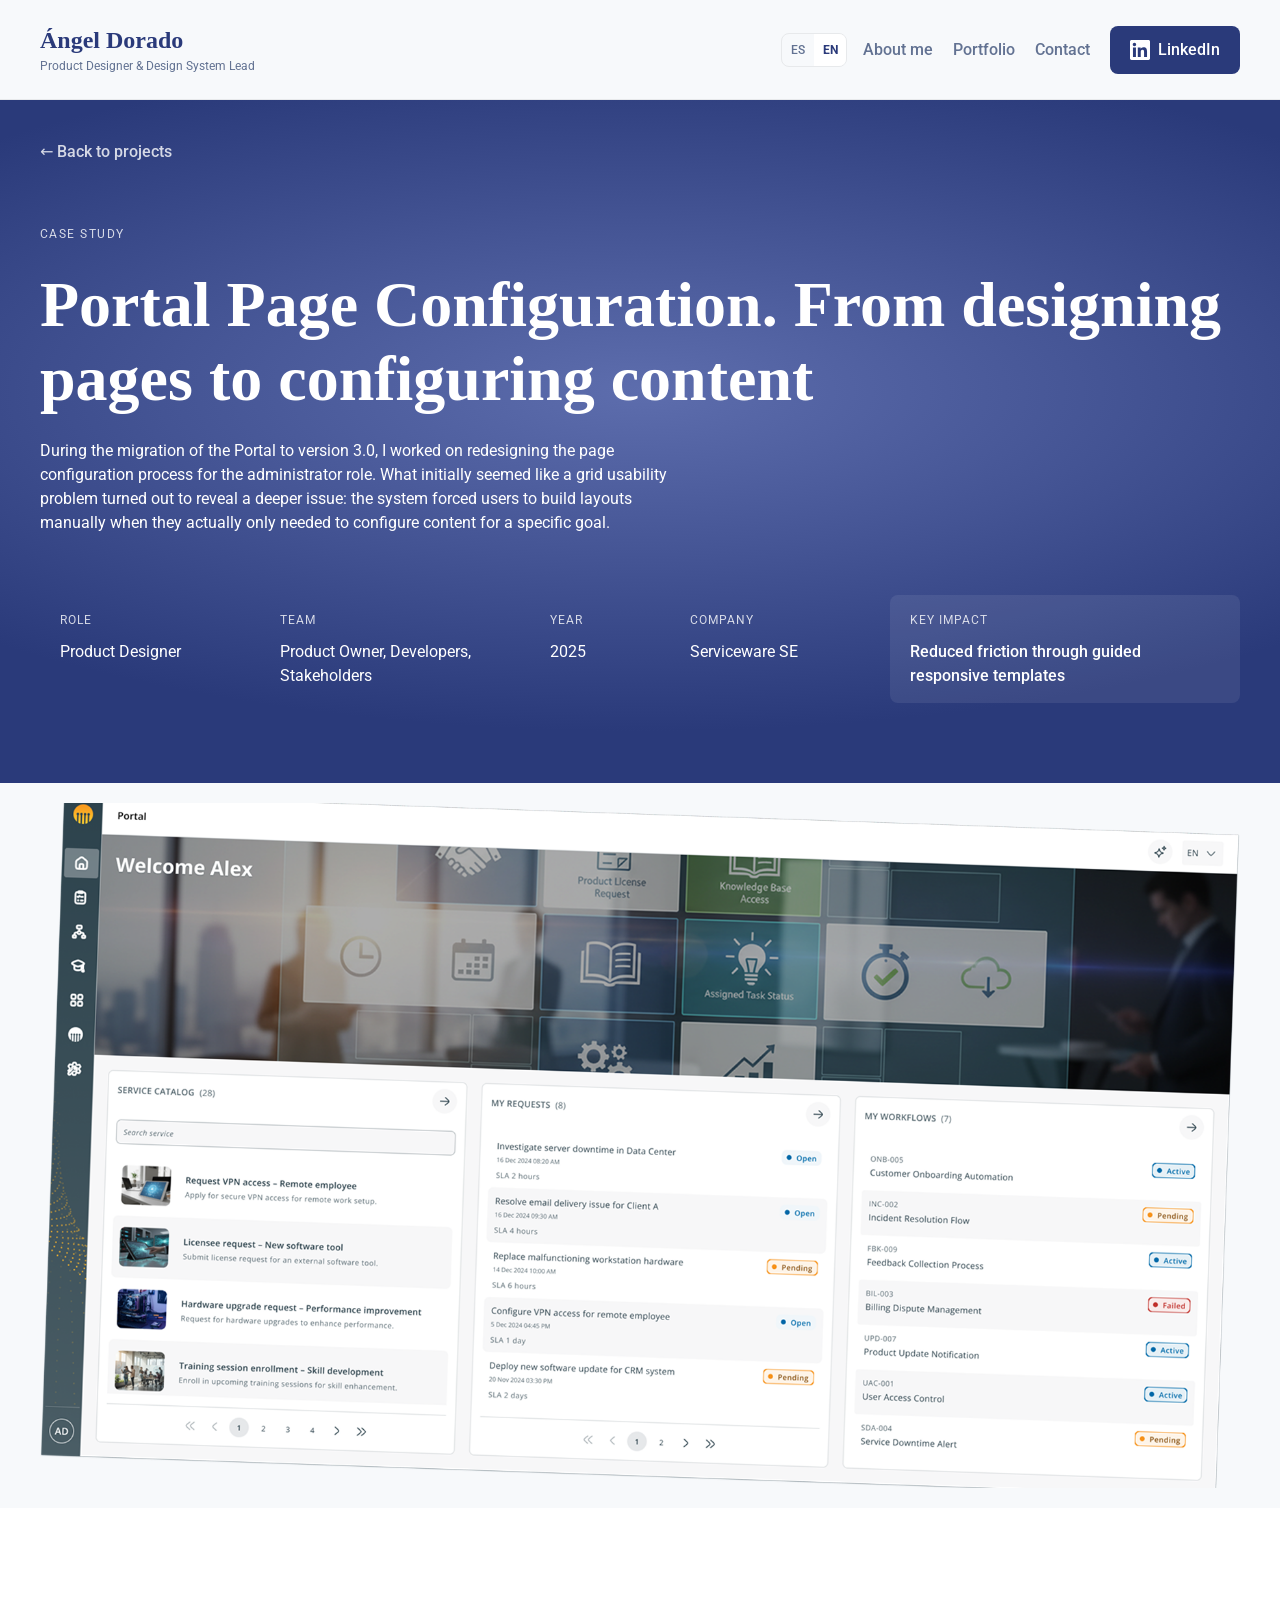
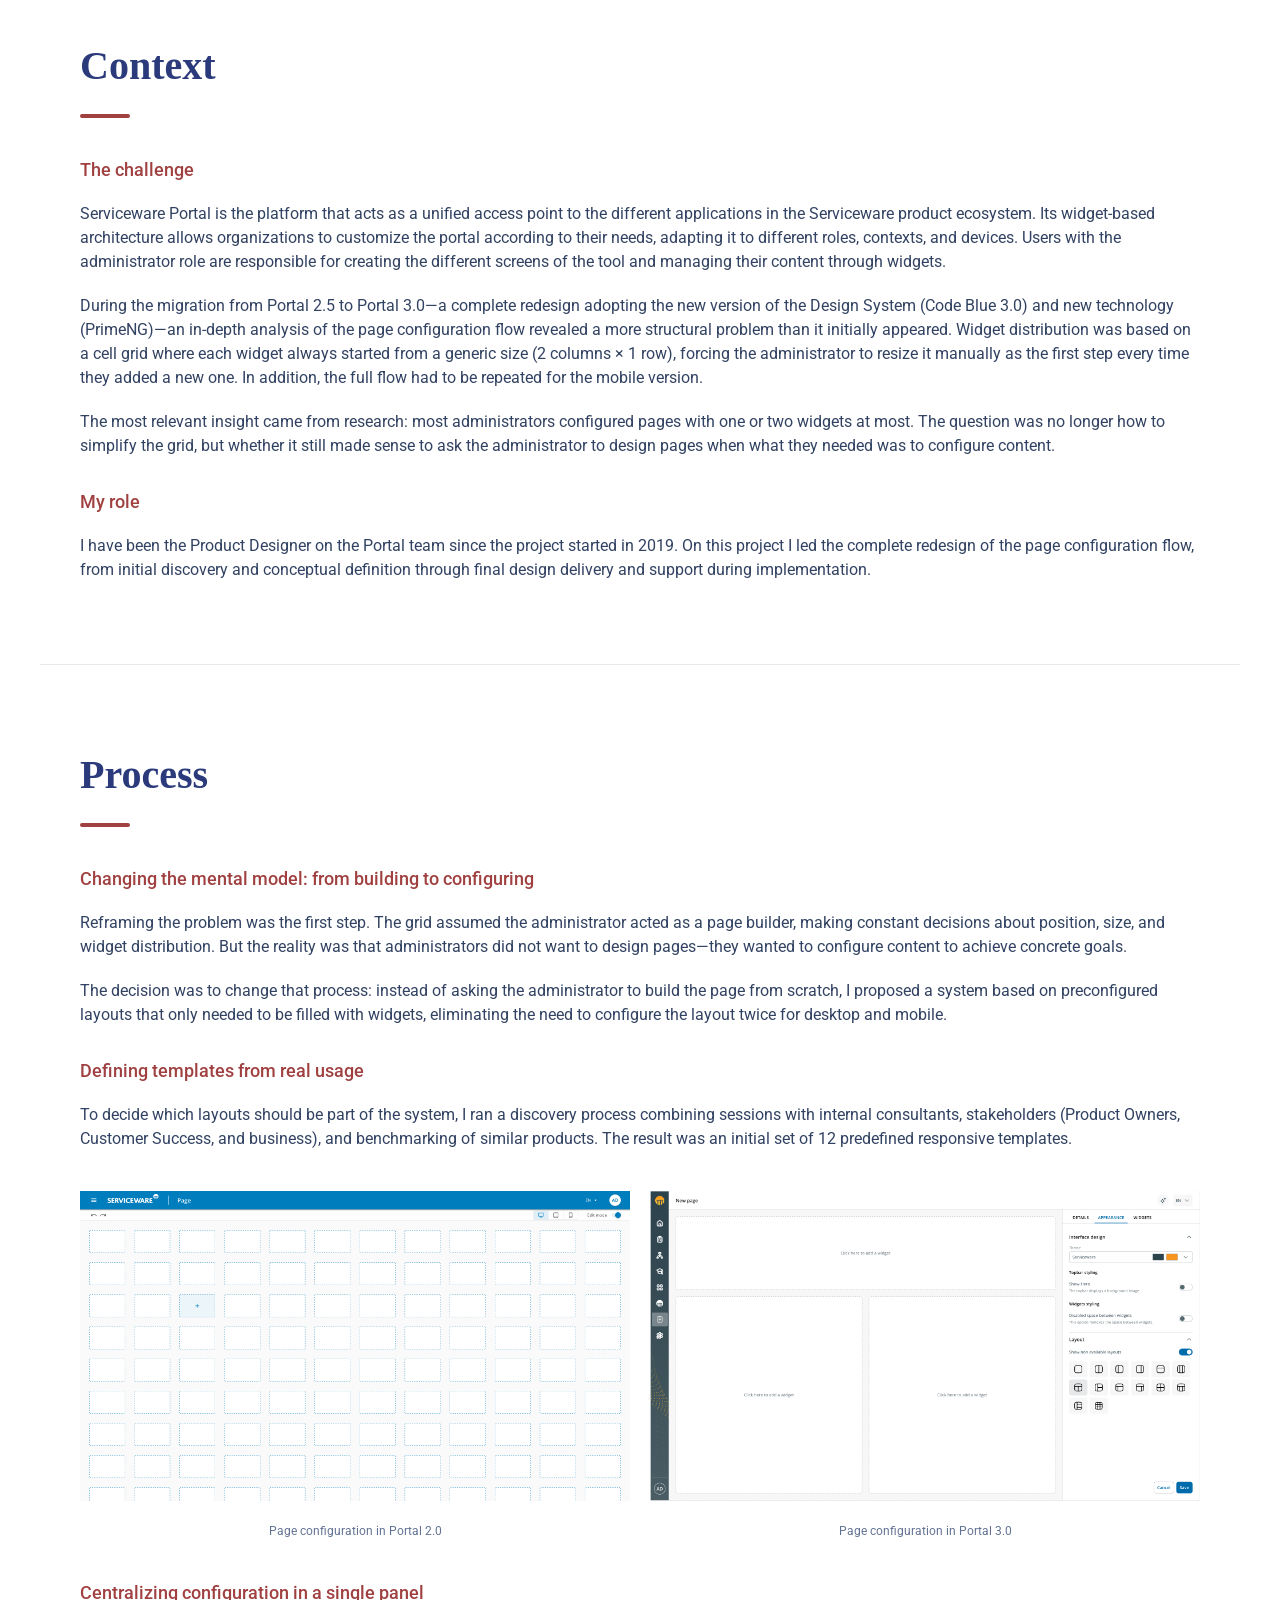
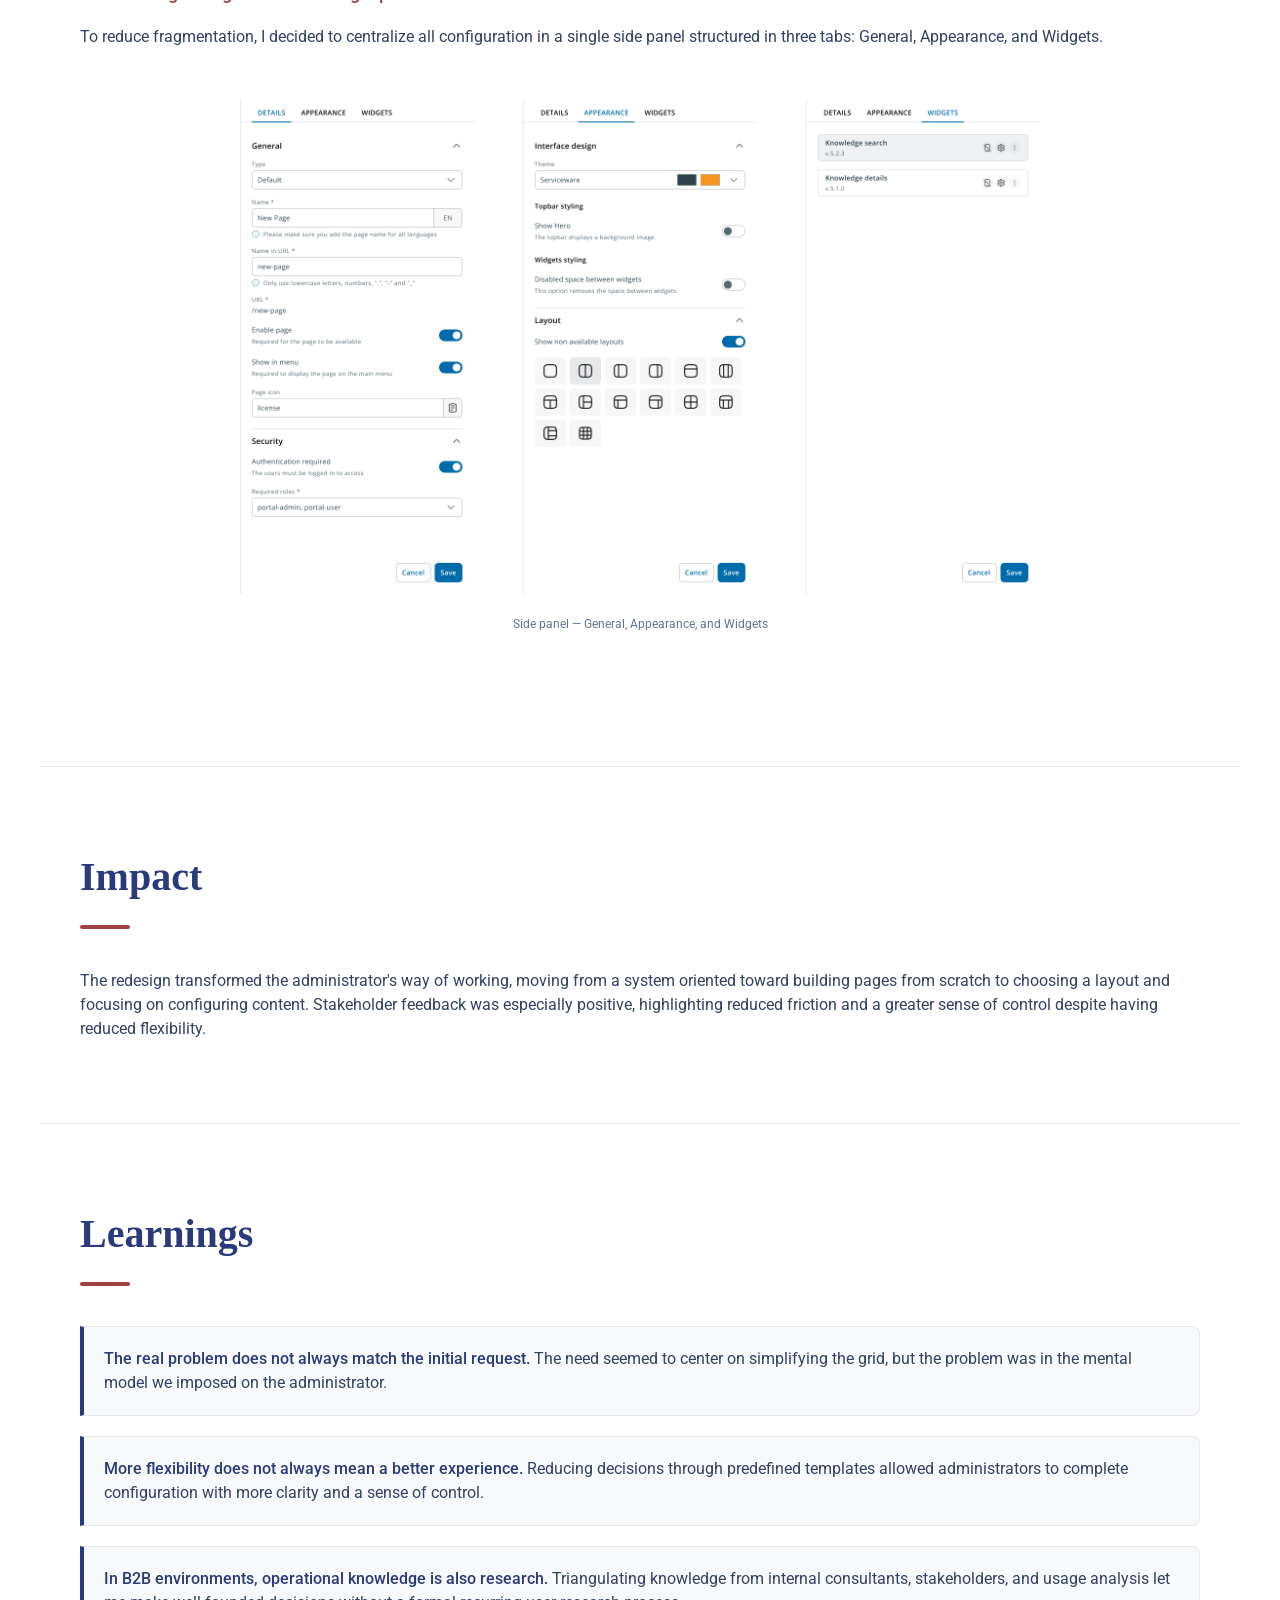
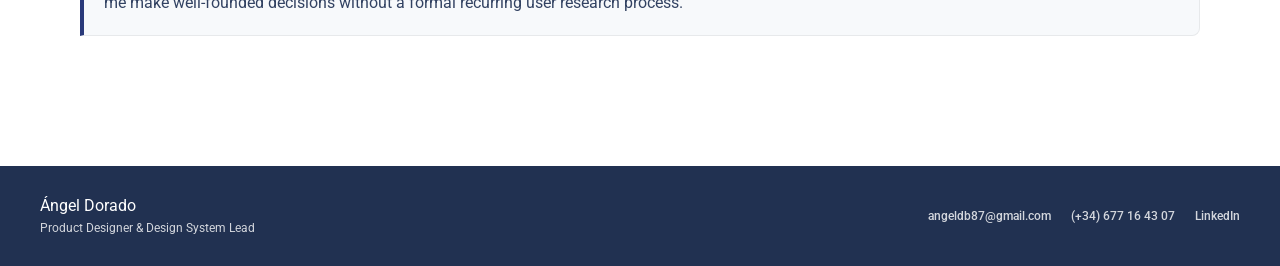
<file: proyectos/portal-page-configuration.html>
<!DOCTYPE html>
<html lang="es">
<head>
  <meta charset="UTF-8">
  <meta name="viewport" content="width=device-width, initial-scale=1.0">
  <link rel="icon" href="../assets/favicon.svg" type="image/svg+xml">
  <link rel="apple-touch-icon" href="../assets/favicon.svg">
  <title data-i18n-attr="title:case.portal.page_title">Portal Page Configuration — Ángel Dorado</title>
  <link rel="preconnect" href="https://fonts.googleapis.com">
  <link rel="preconnect" href="https://fonts.gstatic.com" crossorigin>
  <link href="https://fonts.googleapis.com/css2?family=Roboto:wght@400;500;700&display=swap" rel="stylesheet">
  <link rel="stylesheet" href="../css/styles.css">
  <link rel="stylesheet" href="../css/case-study.css">
</head>
<body class="case-study-page">

<nav id="main-nav">
  <a href="../index.html" class="nav-brand">
    <span class="nav-name">Ángel Dorado</span>
    <span class="nav-role" data-i18n="nav.role">Product Designer & Design System Lead</span>
  </a>
  <div class="nav-controls">
    <div class="nav-lang" role="group" aria-label="Idioma">
      <button class="lang-btn active" type="button" data-lang="es" aria-pressed="true">ES</button>
      <button class="lang-btn" type="button" data-lang="en" aria-pressed="false">EN</button>
    </div>
    <div class="nav-menu" id="nav-menu">
      <ul class="nav-links">
        <li><a href="../index.html#about" data-i18n="nav.about">Sobre mi</a></li>
        <li><a href="../index.html#proyectos" data-i18n="nav.portfolio">Portfolio</a></li>
        <li><a href="../index.html#contacto" data-i18n="nav.contact">Contacto</a></li>
        <li>
          <a href="https://www.linkedin.com/in/angeldoradobuzon/" target="_blank" rel="noopener noreferrer" class="btn-linkedin">
            <svg width="20" height="20" viewBox="0 0 24 24" fill="currentColor" aria-hidden="true"><path d="M20.447 20.452h-3.554v-5.569c0-1.328-.027-3.037-1.852-3.037-1.853 0-2.136 1.445-2.136 2.939v5.667H9.351V9h3.414v1.561h.046c.477-.9 1.637-1.85 3.37-1.85 3.601 0 4.267 2.37 4.267 5.455v6.286zM5.337 7.433c-1.144 0-2.063-.926-2.063-2.065 0-1.138.92-2.063 2.063-2.063 1.14 0 2.064.925 2.064 2.063 0 1.139-.925 2.065-2.064 2.065zm1.782 13.019H3.555V9h3.564v11.452zM22.225 0H1.771C.792 0 0 .774 0 1.729v20.542C0 23.227.792 24 1.771 24h20.451C23.2 24 24 23.227 24 22.271V1.729C24 .774 23.2 0 22.222 0h.003z"/></svg>
            <span data-i18n="nav.linkedin">Linkedin</span>
          </a>
        </li>
      </ul>
    </div>
    <button type="button" class="nav-toggle" id="nav-toggle" aria-expanded="false" aria-controls="nav-menu" data-i18n-attr="aria-label:nav.menu_open" aria-label="Abrir menú">
      <svg class="nav-toggle-icon nav-toggle-icon--menu" width="24" height="24" viewBox="0 0 24 24" fill="none" stroke="currentColor" stroke-width="2" stroke-linecap="round" aria-hidden="true">
        <path d="M5 7h14"/>
        <path d="M5 12h14"/>
        <path d="M5 17h14"/>
      </svg>
      <svg class="nav-toggle-icon nav-toggle-icon--close" width="24" height="24" viewBox="0 0 24 24" fill="none" stroke="currentColor" stroke-width="2" stroke-linecap="round" aria-hidden="true" hidden>
        <path d="M7 7l10 10"/>
        <path d="M17 7L7 17"/>
      </svg>
    </button>
  </div>
</nav>

<header class="case-hero">
  <div class="case-hero-inner">
    <a href="../index.html#proyectos" class="back-link" data-i18n="case.back">← Volver a proyectos</a>
    <p class="case-label" data-i18n="case.label">Caso de estudio</p>
    <h1 class="case-title" data-i18n="case.portal.title">Portal Page Configuration. De diseñar páginas a configurar contenido</h1>
    <p class="case-summary" data-i18n="case.portal.summary">Durante la migración del Portal a su versión 3.0, trabajé en el rediseño del proceso de configuración de páginas para el rol administrador. Lo que inicialmente parecía un problema de usabilidad del grid terminó revelando un problema más profundo: el sistema obligaba a los usuarios a construir layouts manualmente cuando en realidad solo necesitaban configurar contenido para un objetivo concreto.</p>
    <div class="case-meta">
      <div class="case-meta-primary">
      <div class="case-meta-tag">
        <p class="case-meta-label" data-i18n="case.meta.role">Rol</p>
        <p class="case-meta-value" data-i18n="case.portal.meta_role">Product Designer</p>
      </div>
      <div class="case-meta-tag case-meta-tag--team">
        <p class="case-meta-label" data-i18n="case.meta.team">Equipo</p>
        <p class="case-meta-value" data-i18n="case.portal.meta_team">Product Owner, Developers, Stakeholders</p>
      </div>
      <div class="case-meta-tag">
        <p class="case-meta-label" data-i18n="case.meta.year">Año</p>
        <p class="case-meta-value" data-i18n="case.portal.meta_year">2025</p>
      </div>
      <div class="case-meta-tag case-meta-tag--company">
        <p class="case-meta-label" data-i18n="case.meta.company">Empresa</p>
        <p class="case-meta-value" data-i18n="case.portal.meta_company">Serviceware SE</p>
      </div>
      </div>
      <div class="case-meta-tag case-meta-tag--impact">
        <p class="case-meta-label" data-i18n="case.meta.impact">Impacto destacado</p>
        <p class="case-meta-value" data-i18n="case.portal.meta_impact">Reducción de fricción mediante templates responsive guiados</p>
      </div>
    </div>
  </div>
</header>

<div class="case-hero-visual">
  <div class="case-hero-visual-inner">
    <img src="../assets/images/projects/Page-Configuration-Hero.png" alt="Vista general de Portal Page Configuration" width="1280" loading="eager">
  </div>
</div>

<article class="case-body case-content">

  <section class="case-section">
    <div class="case-section-header">
      <h2 class="case-section-title" data-i18n="case.section.context">Contexto</h2>
      <span class="case-section-accent" aria-hidden="true"></span>
    </div>
    <div class="case-block">
      <h3 data-i18n="case.subsection.challenge">El reto</h3>
      <p data-i18n-html="case.portal.p_001">Serviceware Portal es la plataforma que actúa como punto de acceso unificado a las distintas aplicaciones del ecosistema de productos de Serviceware. Su arquitectura basada en widgets permite a las organizaciones personalizar el portal según sus necesidades, adaptándolo a diferentes roles, contextos y dispositivos. Los usuarios con rol administrador son los responsables de crear las distintas pantallas de la herramienta y gestionar su contenido a través de widgets.</p>
      <p data-i18n-html="case.portal.p_002">Durante el proceso de migración del Portal 2.5 a Portal 3.0 —un rediseño completo que adoptaba la nueva versión del Design System (Code Blue 3.0) y una nueva tecnología (PrimeNG)—, al analizar en profundidad el flujo de configuración de páginas detecté un problema más estructural de lo que parecía inicialmente. La distribución de widgets se basaba en un grid de celdas donde cada widget partía siempre de un tamaño genérico (2 columnas × 1 fila), obligando al administrador a redimensionarlo manualmente como primer paso cada vez que añadía uno nuevo. Además, el flujo completo debía repetirse nuevamente para la versión mobile.</p>
      <p data-i18n-html="case.portal.p_003">El insight más relevante llegó del research: la mayoría de los administradores configuraban páginas con uno o dos widgets como máximo. La pregunta ya no era cómo simplificar el grid, sino si tenía sentido seguir pidiendo al administrador que diseñara páginas cuando lo que necesitaba era configurar contenido.</p>
    </div>
    <div class="case-block">
      <h3 data-i18n="case.subsection.role">Mi rol</h3>
      <p data-i18n-html="case.portal.p_004">He sido el Product Designer del equipo Portal desde el inicio del proyecto en 2019. En este proyecto lideré el rediseño completo del flujo de configuración de páginas, desde el discovery inicial y la definición conceptual hasta la entrega de diseños finales y el soporte durante la implementación.</p>
    </div>
  </section>

  <hr class="case-divider">

  <section class="case-section">
    <div class="case-section-header">
      <h2 class="case-section-title" data-i18n="case.section.process">Proceso</h2>
      <span class="case-section-accent" aria-hidden="true"></span>
    </div>
    <div class="case-block">
      <h3 data-i18n="case.portal.h3.cambiar_el_modelo_mental_de_construir_a_confi">Cambiar el modelo mental: de construir a configurar</h3>
      <p data-i18n-html="case.portal.p_005">Replantear el problema fue el primer paso. El grid asumía que el administrador actuaba como constructor de páginas, tomando decisiones constantes sobre posición, tamaño y distribución de widgets. Pero la realidad era que los administradores no querían diseñar páginas, sino configurar contenido para resolver objetivos concretos.</p>
      <p data-i18n-html="case.portal.p_006">La decisión fue cambiar ese proceso: en lugar de pedir al administrador que construyera la página desde cero, propuse un sistema basado en layouts preconfigurados que solo necesitaran ser rellenados con widgets, eliminando la necesidad de configurar el layout dos veces para desktop y mobile.</p>
    </div>
    <div class="case-block">
      <h3 data-i18n="case.portal.h3.definir_los_templates_desde_el_uso_real">Definir los templates desde el uso real</h3>
      <p data-i18n-html="case.portal.p_007">Para decidir qué layouts debían formar parte del sistema, realicé un proceso de discovery combinando sesiones con consultores internos, stakeholders (Product Owners, Customer Success y negocio) y benchmarking de productos similares. El resultado fue un conjunto inicial de 12 templates responsive predefinidos.</p>
      <div class="case-figure-grid">
        <figure class="case-figure">
          <img src="../assets/images/projects/Page-Configuration-2.png" alt="Configuración de páginas — grid anterior" loading="lazy">
          <figcaption data-i18n="case.portal.cap.antes">Page configuration en Portal 2.0</figcaption>
        </figure>
        <figure class="case-figure">
          <img src="../assets/images/projects/Page-Configuration-3.png" alt="Configuración de páginas — galería de templates" loading="lazy">
          <figcaption data-i18n="case.portal.cap.despu_s_del_grid">Page configuration en Portal 3.0</figcaption>
        </figure>
      </div>
    </div>
    <div class="case-block">
      <h3 data-i18n="case.portal.h3.centralizar_la_configuraci_n_en_un_panel_nico">Centralizar la configuración en un panel único</h3>
      <p data-i18n-html="case.portal.p_008">Para reducir la fragmentación, decidí centralizar toda la configuración en un único panel lateral estructurado en tres pestañas: General, Apariencia y Widgets.</p>
      <figure class="case-figure case-figure-contained">
        <img src="../assets/images/projects/Page-Configuration-Tabs.png" alt="Panel lateral de configuración con pestañas General, Apariencia y Widgets" loading="lazy">
        <figcaption data-i18n="case.portal.cap.panel_lateral_general_apariencia_y_">Panel lateral — General, Apariencia y Widgets</figcaption>
      </figure>
    </div>
  </section>

  <hr class="case-divider">

  <section class="case-section">
    <div class="case-section-header">
      <h2 class="case-section-title" data-i18n="case.section.impact">Impacto</h2>
      <span class="case-section-accent" aria-hidden="true"></span>
    </div>
    <p data-i18n-html="case.portal.p_009">El rediseño transformó el modelo de trabajo del administrador, pasando de un sistema orientado a construir páginas desde cero a elegir un layout y centrarse en configurar el contenido. El feedback de los stakeholders fue especialmente positivo, destacando la reducción de fricción y la mayor sensación de control a pesar de haber reducido flexibilidad.</p>
  </section>

  <hr class="case-divider">

  <section class="case-section">
    <div class="case-section-header">
      <h2 class="case-section-title" data-i18n="case.section.learnings">Aprendizajes</h2>
      <span class="case-section-accent" aria-hidden="true"></span>
    </div>
    <div class="case-callout">
      <p data-i18n-html="case.portal.p_010"><strong>El problema real no siempre coincide con la petición inicial.</strong> La necesidad parecía centrarse en simplificar el grid, pero el problema estaba en el modelo mental que imponíamos al administrador.</p>
    </div>
    <div class="case-callout">
      <p data-i18n-html="case.portal.p_011"><strong>Más flexibilidad no siempre significa mejor experiencia.</strong> Reducir decisiones mediante templates predefinidos permitió que los administradores completaran la configuración con más claridad y sensación de control.</p>
    </div>
    <div class="case-callout">
      <p data-i18n-html="case.portal.p_012"><strong>En entornos B2B, el conocimiento operativo también es research.</strong> Triangular conocimiento de consultores internos, stakeholders y análisis de uso me permitió tomar decisiones bien fundamentadas sin un proceso formal de user research recurrente.</p>
    </div>
  </section>

</article>

<footer>
  <div class="footer-left">
    <p class="footer-name">Ángel Dorado</p>
    <p class="footer-role" data-i18n="footer.role">Product Designer & Design System Lead</p>
  </div>
  <div class="footer-links">
    <a href="mailto:angeldb87@gmail.com">angeldb87@gmail.com</a>
    <a href="tel:+34677164307">(+34) 677 16 43 07</a>
    <a href="https://www.linkedin.com/in/angeldoradobuzon/" target="_blank" rel="noopener noreferrer" data-i18n="contact.linkedin">Linkedin</a>
  </div>
</footer>

<script src="../js/locales-data.js"></script>
<script src="../js/case-locales-data.js"></script>
<script src="../js/i18n.js"></script>
<script src="../js/main.js"></script>
</body>
</html>
</file>
<file: css/styles.css>
:root {
  --color-primary: #2a3a7a;
  --color-accent: #a04040;
  --color-dark: #213151;
  --color-light: #ffffff;
  --color-text: #324262;
  --color-text-alt: #627292;
  --color-text-light: #ffffff;
  --color-text-light-muted: rgba(255, 255, 255, 0.8);
  --color-bg-surface: #f7f9fb;
  --color-border: #e7e9eb;
  --font-display: Georgia, 'Times New Roman', serif;
  --font-body: 'Roboto', system-ui, sans-serif;
  --max-width: 1280px;
  --radius: 8px;
  --section-padding: 50px 40px;
  /* Tipografía Portfolio (Figma) */
  --fs-h1: 64px;
  --lh-h1: 80px;
  --fs-h2: 40px;
  --lh-h2: 56px;
  --fs-h3: 24px;
  --lh-h3: 32px;
  --fs-h4: 20px;
  --lh-h4: 28px;
  --fs-h5: 18px;
  --lh-h5: 24px;
  --fs-body: 16px;
  --lh-body: 24px;
  --fs-caption: 12px;
  --lh-caption: 20px;
  --fw-regular: 400;
  --fw-medium: 500;
  --fw-bold: 700;
}

*, *::before, *::after { box-sizing: border-box; margin: 0; padding: 0; }

html { scroll-behavior: smooth; }

body {
  font-family: var(--font-body);
  font-size: var(--fs-body);
  line-height: var(--lh-body);
  font-weight: var(--fw-regular);
  color: var(--color-text);
  background: var(--color-light);
  overflow-x: hidden;
}

/* ── NAV ── */
nav {
  position: fixed;
  top: 0;
  left: 0;
  right: 0;
  z-index: 100;
  display: flex;
  align-items: center;
  justify-content: space-between;
  height: 100px;
  padding: 0 40px;
  background: var(--color-bg-surface);
  border-bottom: 1px solid var(--color-border);
  transition: box-shadow 0.3s;
}

nav.scrolled { box-shadow: 0 4px 24px rgba(42, 58, 122, 0.08); }

.nav-controls {
  display: flex;
  align-items: center;
  margin-left: auto;
  flex-shrink: 0;
}

.nav-menu {
  display: flex;
  align-items: center;
}

.nav-toggle {
  display: none;
  align-items: center;
  justify-content: center;
  width: 44px;
  height: 44px;
  padding: 0;
  border: 1px solid var(--color-border);
  border-radius: var(--radius);
  background: var(--color-light);
  color: var(--color-primary);
  cursor: pointer;
  flex-shrink: 0;
  transition: background 0.2s, border-color 0.2s;
}

.nav-toggle:hover {
  background: var(--color-bg-surface);
  border-color: var(--color-primary);
}

.nav-toggle-icon {
  display: block;
}

.nav-toggle-icon--close {
  display: none;
}

nav.nav-open .nav-toggle-icon--menu {
  display: none;
}

nav.nav-open .nav-toggle-icon--close {
  display: block !important;
}

.nav-brand {
  text-decoration: none;
  display: flex;
  flex-direction: column;
  gap: 0;
}

.nav-name {
  font-family: var(--font-display);
  font-size: var(--fs-h3);
  font-weight: var(--fw-bold);
  line-height: var(--lh-h3);
  color: var(--color-primary);
  letter-spacing: 0;
}

.nav-role {
  font-size: var(--fs-caption);
  line-height: var(--lh-caption);
  color: var(--color-text-alt);
  font-weight: var(--fw-regular);
}

.nav-links {
  display: flex;
  align-items: center;
  gap: 20px;
  list-style: none;
}

.nav-links > li > a:not(.btn-linkedin) {
  font-size: var(--fs-body);
  font-weight: var(--fw-medium);
  line-height: var(--lh-body);
  color: var(--color-text-alt);
  text-decoration: none;
  transition: color 0.2s;
}

.nav-links > li > a:not(.btn-linkedin):hover { color: var(--color-primary); }

.nav-lang {
  display: flex;
  flex-shrink: 0;
  margin-right: 16px;
  border: 1px solid var(--color-border);
  border-radius: var(--radius);
  overflow: hidden;
}

.lang-btn {
  width: 32px;
  height: 32px;
  font-size: var(--fs-caption);
  font-weight: var(--fw-medium);
  line-height: var(--lh-caption);
  border: none;
  background: transparent;
  color: var(--color-text-alt);
  cursor: pointer;
  transition: background 0.2s, color 0.2s;
  font-family: var(--font-body);
}

.lang-btn:hover:not(.active) {
  color: var(--color-primary);
}

.lang-btn.active {
  background: var(--color-light);
  color: var(--color-primary);
  font-weight: var(--fw-bold);
}

.btn-linkedin {
  display: inline-flex;
  align-items: center;
  gap: 8px;
  height: 48px;
  padding: 0 20px;
  background: var(--color-primary);
  color: white;
  border-radius: var(--radius);
  font-size: var(--fs-body);
  font-weight: var(--fw-medium);
  line-height: var(--lh-body);
  text-decoration: none;
  transition: all 0.25s;
}

.btn-linkedin:hover {
  background: #1e2d6b;
  transform: translateY(-1px);
  box-shadow: 0 6px 20px rgba(42, 58, 122, 0.25);
}

/* ── HERO ── */
#hero {
  position: relative;
  min-height: 680px;
  display: flex;
  align-items: flex-end;
  padding: 150px 40px 0;
  background: radial-gradient(ellipse 960px 340px at 50% 50%, rgba(93, 109, 173, 1) 0%, rgba(68, 84, 148, 1) 50%, rgba(42, 58, 122, 1) 100%);
  overflow: hidden;
}

.hero-inner {
  position: relative;
  z-index: 1;
  max-width: var(--max-width);
  margin: 0 auto;
  width: 100%;
  min-height: 354px;
  display: grid;
  grid-template-columns: minmax(0, 1fr) auto;
  align-items: end;
  gap: 60px;
}

.hero-content {
  min-width: 0;
  max-width: 800px;
  display: flex;
  flex-direction: column;
  gap: 60px;
  padding-bottom: 120px;
}

.hero-headline {
  display: flex;
  flex-direction: column;
  gap: 10px;
}

.hero-title {
  font-family: var(--font-display);
  font-size: clamp(36px, 5vw, var(--fs-h1));
  font-weight: var(--fw-bold);
  line-height: var(--lh-h1);
  color: var(--color-text-light);
  letter-spacing: 0;
}

.hero-role {
  font-size: var(--fs-h5);
  font-weight: var(--fw-medium);
  line-height: var(--lh-h5);
  color: var(--color-text-light-muted);
}

.hero-desc {
  font-size: var(--fs-body);
  line-height: var(--lh-body);
  color: var(--color-text-light);
  max-width: 600px;
  font-weight: var(--fw-regular);
}

.hero-desc strong {
  font-weight: var(--fw-medium);
}

.hero-actions {
  display: flex;
  gap: 20px;
  flex-wrap: wrap;
}

.btn-primary {
  display: inline-flex;
  align-items: center;
  gap: 8px;
  height: 48px;
  padding: 0 20px;
  background: var(--color-accent);
  color: white;
  border-radius: var(--radius);
  font-size: var(--fs-body);
  font-weight: var(--fw-medium);
  line-height: var(--lh-body);
  text-decoration: none;
  transition: all 0.25s;
  border: none;
  cursor: pointer;
}

.btn-primary:hover {
  background: #8a3535;
  transform: translateY(-2px);
  box-shadow: 0 8px 24px rgba(160, 64, 64, 0.35);
}

.btn-secondary {
  display: inline-flex;
  align-items: center;
  height: 48px;
  padding: 0 20px;
  background: transparent;
  color: white;
  border: 1px solid white;
  border-radius: var(--radius);
  font-size: var(--fs-body);
  font-weight: var(--fw-medium);
  line-height: var(--lh-body);
  text-decoration: none;
  transition: all 0.25s;
}

.btn-secondary:hover {
  background: rgba(255, 255, 255, 0.1);
  transform: translateY(-2px);
}

.hero-photo-wrap {
  position: relative;
  width: 420px;
  height: 420px;
  justify-self: end;
  align-self: end;
  flex-shrink: 0;
}

.hero-photo {
  width: 100%;
  height: 100%;
  object-fit: cover;
  object-position: center bottom;
  display: block;
}

/* ── FADE IN ── */
.fade-in {
  opacity: 0;
  transform: translateY(24px);
  transition: opacity 0.7s ease, transform 0.7s ease;
}

.fade-in.visible {
  opacity: 1;
  transform: translateY(0);
}

.fade-in-delay-1 { transition-delay: 0.1s; }
.fade-in-delay-2 { transition-delay: 0.2s; }
.fade-in-delay-3 { transition-delay: 0.3s; }
.fade-in-delay-4 { transition-delay: 0.4s; }
.fade-in-delay-5 { transition-delay: 0.5s; }

/* ── SECTIONS ── */
section { padding: var(--section-padding); }

.section-inner {
  max-width: var(--max-width);
  margin: 0 auto;
  display: flex;
  flex-direction: column;
  gap: 40px;
}

.section-header {
  display: flex;
  flex-direction: column;
  gap: 20px;
}

.section-label {
  font-size: var(--fs-body);
  font-weight: var(--fw-medium);
  line-height: var(--lh-body);
  color: var(--color-accent);
}

.section-title {
  font-family: var(--font-display);
  font-size: clamp(28px, 4vw, var(--fs-h2));
  font-weight: var(--fw-bold);
  line-height: var(--lh-h2);
  color: var(--color-primary);
  letter-spacing: 0;
}

.divider {
  width: 50px;
  height: 4px;
  background: var(--color-accent);
  border-radius: 2px;
}

/* ── ABOUT ── */
#about { background: var(--color-light); }

.about-grid {
  display: grid;
  grid-template-columns: 1fr 500px;
  gap: 80px;
  align-items: start;
}

.about-text {
  font-size: var(--fs-body);
  line-height: var(--lh-body);
  color: var(--color-text);
  margin-bottom: 20px;
  text-align: justify;
}

.about-text strong {
  color: var(--color-primary);
  font-weight: var(--fw-medium);
}

.kpi-row {
  display: flex;
  gap: 40px;
  flex-wrap: wrap;
}

.kpi-item {
  background: var(--color-bg-surface);
  border-radius: var(--radius);
  padding: 15px 20px;
  min-width: 0;
}

.kpi-label {
  font-size: var(--fs-body);
  line-height: var(--lh-body);
  color: var(--color-text-alt);
  font-weight: var(--fw-regular);
  margin-bottom: 0;
}

.kpi-value {
  font-family: var(--font-display);
  font-size: clamp(28px, 3vw, var(--fs-h2));
  font-weight: var(--fw-bold);
  line-height: var(--lh-h2);
  color: var(--color-primary);
  letter-spacing: 0;
}

/* Skills */
.skills-list {
  display: flex;
  flex-direction: column;
  gap: 5px;
}

.skill-row {
  display: flex;
  align-items: center;
  gap: 15px;
  padding: 10px 15px;
  border: 1px solid var(--color-border);
  border-radius: var(--radius);
  background: var(--color-light);
}

.skill-icon {
  flex-shrink: 0;
  width: 40px;
  height: 40px;
  background: var(--color-primary);
  border-radius: var(--radius);
  display: flex;
  align-items: center;
  justify-content: center;
  padding: 8px;
}

.skill-icon img {
  width: 24px;
  height: 24px;
  display: block;
}

.skill-text {
  font-size: var(--fs-caption);
  line-height: var(--lh-caption);
  flex: 1;
}

.skill-title {
  font-weight: var(--fw-medium);
  color: var(--color-primary);
}

.skill-desc {
  font-weight: var(--fw-regular);
  color: var(--color-text-alt);
}

/* ── PROJECTS ── */
#proyectos { background: var(--color-bg-surface); }

.projects-grid {
  display: grid;
  grid-template-columns: repeat(2, 1fr);
  gap: 40px;
}

.project-card {
  position: relative;
  background: var(--color-light);
  border: 1px solid var(--color-border);
  border-radius: var(--radius);
  overflow: hidden;
  text-decoration: none;
  display: flex;
  flex-direction: column;
  min-height: 420px;
  transition: transform 0.3s cubic-bezier(0.4, 0, 0.2, 1),
              box-shadow 0.3s cubic-bezier(0.4, 0, 0.2, 1),
              border-color 0.3s ease;
}

.project-card:hover {
  transform: translateY(-6px);
  box-shadow: 0 20px 48px rgba(42, 58, 122, 0.14);
  border-color: transparent;
}

.project-thumb {
  height: 200px;
  background: var(--color-bg-surface);
  border-bottom: 1px solid var(--color-border);
  overflow: hidden;
  position: relative;
  flex-shrink: 0;
}

.project-thumb img {
  width: 100%;
  height: 100%;
  object-fit: cover;
  object-position: center top;
  display: block;
  transition: transform 0.5s cubic-bezier(0.4, 0, 0.2, 1);
  transform-origin: center center;
}

.project-card:hover .project-thumb img {
  transform: scale(1.1);
}

.project-body {
  flex: 1;
  padding: 40px;
  display: flex;
  flex-direction: column;
  gap: 20px;
}

.project-year {
  font-size: var(--fs-caption);
  font-weight: var(--fw-medium);
  line-height: var(--lh-caption);
  color: var(--color-accent);
  text-transform: uppercase;
}

.project-title {
  font-family: var(--font-display);
  font-size: var(--fs-h4);
  font-weight: var(--fw-bold);
  line-height: var(--lh-h4);
  color: var(--color-primary);
  letter-spacing: 0;
}

.project-tags {
  display: flex;
  flex-wrap: wrap;
  gap: 10px;
  padding-top: 5px;
}

.tag {
  font-size: var(--fs-caption);
  font-weight: var(--fw-regular);
  line-height: var(--lh-caption);
  padding: 2px 10px;
  height: 24px;
  display: inline-flex;
  align-items: center;
  border-radius: var(--radius);
  background: var(--color-bg-surface);
  color: var(--color-text-alt);
  border: 1px solid var(--color-border);
  white-space: nowrap;
}

/* Hover overlay solo sobre la imagen (Figma State=Hover) */
.project-overlay {
  position: absolute;
  inset: 0;
  z-index: 2;
  background: var(--color-primary);
  display: flex;
  flex-direction: column;
  justify-content: center;
  padding: 32px 40px;
  gap: 16px;
  opacity: 0;
  transition: opacity 0.35s cubic-bezier(0.4, 0, 0.2, 1);
  pointer-events: none;
}

.project-card:hover .project-overlay {
  opacity: 1;
}

.overlay-title {
  font-family: var(--font-display);
  font-size: var(--fs-h5);
  font-weight: var(--fw-bold);
  line-height: var(--lh-h5);
  color: var(--color-text-light);
}

.overlay-desc {
  font-size: var(--fs-body);
  font-weight: var(--fw-regular);
  line-height: var(--lh-body);
  color: rgba(255, 255, 255, 0.85);
  display: -webkit-box;
  -webkit-line-clamp: 4;
  -webkit-box-orient: vertical;
  overflow: hidden;
}

.overlay-link {
  display: inline-flex;
  align-items: center;
  gap: 8px;
  font-size: var(--fs-body);
  font-weight: var(--fw-medium);
  line-height: var(--lh-body);
  color: var(--color-text-light);
  border-bottom: 2px solid var(--color-accent);
  padding-bottom: 2px;
  width: fit-content;
  transition: gap 0.2s ease;
}

.project-card:hover .overlay-link {
  gap: 12px;
}

/* ── CONTACT ── */
#contacto {
  background: var(--color-primary);
  padding: 150px 40px;
}

.contact-inner {
  max-width: var(--max-width);
  margin: 0 auto;
  text-align: center;
  display: flex;
  flex-direction: column;
  align-items: center;
  gap: 40px;
}

.contact-title {
  font-family: var(--font-display);
  font-size: clamp(36px, 5vw, var(--fs-h1));
  font-weight: var(--fw-bold);
  line-height: var(--lh-h1);
  color: white;
  letter-spacing: 0;
}

.contact-subtitle {
  font-size: var(--fs-body);
  line-height: var(--lh-body);
  color: white;
  max-width: 600px;
  font-weight: var(--fw-regular);
}

.contact-links {
  display: flex;
  justify-content: center;
  gap: 20px;
  flex-wrap: wrap;
}

.contact-btn {
  display: inline-flex;
  align-items: center;
  gap: 8px;
  height: 48px;
  padding: 0 20px;
  border-radius: var(--radius);
  font-size: var(--fs-body);
  font-weight: var(--fw-medium);
  line-height: var(--lh-body);
  text-decoration: none;
  transition: all 0.25s;
}

.contact-btn-outline {
  background: transparent;
  color: white;
  border: 1px solid white;
}

.contact-btn-outline:hover {
  background: rgba(255, 255, 255, 0.1);
  transform: translateY(-2px);
}

.contact-btn-accent {
  background: var(--color-accent);
  color: white;
  border: 1px solid var(--color-accent);
}

.contact-btn-accent:hover {
  background: #8a3535;
  transform: translateY(-2px);
  box-shadow: 0 8px 24px rgba(160, 64, 64, 0.35);
}

/* ── FOOTER ── */
footer {
  background: var(--color-dark);
  height: 100px;
  padding: 0 40px;
  display: flex;
  align-items: center;
  justify-content: space-between;
}

.footer-name {
  font-size: var(--fs-body);
  line-height: var(--lh-body);
  color: white;
  font-weight: var(--fw-regular);
}

.footer-role {
  font-size: var(--fs-caption);
  line-height: var(--lh-caption);
  color: var(--color-text-light-muted);
  margin-top: 0;
}

.footer-links {
  display: flex;
  gap: 20px;
  align-items: center;
}

.footer-links a {
  font-size: var(--fs-caption);
  font-weight: var(--fw-medium);
  line-height: var(--lh-caption);
  color: var(--color-text-light-muted);
  text-decoration: none;
  transition: color 0.2s;
}

.footer-links a:hover { color: white; }

/* ── PROJECT GATE ── */
body.gate-open { overflow: hidden; }

body.gate-locked > *:not(#project-gate) {
  filter: blur(6px);
  pointer-events: none;
  user-select: none;
}

.project-gate {
  position: fixed;
  inset: 0;
  z-index: 200;
  display: flex;
  align-items: center;
  justify-content: center;
  padding: 24px;
  opacity: 0;
  visibility: hidden;
  transition: opacity 0.25s ease, visibility 0.25s ease;
}

.project-gate.is-open {
  opacity: 1;
  visibility: visible;
}

.project-gate-backdrop {
  position: absolute;
  inset: 0;
  background: rgba(33, 49, 81, 0.55);
  backdrop-filter: blur(4px);
}

.project-gate-dialog {
  position: relative;
  width: min(100%, 440px);
  padding: 32px;
  background: var(--color-light);
  border-radius: calc(var(--radius) * 1.5);
  border: 1px solid var(--color-border);
  box-shadow: 0 24px 64px rgba(42, 58, 122, 0.18);
  z-index: 1;
}

.project-gate-close {
  position: absolute;
  top: 16px;
  right: 16px;
  display: flex;
  align-items: center;
  justify-content: center;
  width: 36px;
  height: 36px;
  border: none;
  border-radius: var(--radius);
  background: transparent;
  color: var(--color-text-alt);
  cursor: pointer;
  transition: background 0.2s, color 0.2s;
}

.project-gate-close:hover {
  background: var(--color-bg-surface);
  color: var(--color-primary);
}

.project-gate-icon {
  display: flex;
  align-items: center;
  justify-content: center;
  width: 52px;
  height: 52px;
  margin-bottom: 16px;
  border-radius: 50%;
  background: var(--color-bg-surface);
  color: var(--color-primary);
}

.project-gate-title {
  font-family: var(--font-display);
  font-size: var(--fs-h4);
  line-height: var(--lh-h4);
  font-weight: var(--fw-bold);
  color: var(--color-primary);
  margin-bottom: 8px;
}

.project-gate-desc {
  font-size: var(--fs-body);
  line-height: var(--lh-body);
  color: var(--color-text-alt);
  margin-bottom: 24px;
}

.project-gate-form {
  display: flex;
  flex-direction: column;
  gap: 8px;
}

.project-gate-label {
  font-size: var(--fs-caption);
  line-height: var(--lh-caption);
  font-weight: var(--fw-medium);
  color: var(--color-text);
}

.project-gate-password-wrap {
  position: relative;
}

.project-gate-password-wrap .project-gate-input {
  padding-right: 48px;
}

.project-gate-toggle-pw {
  position: absolute;
  top: 50%;
  right: 8px;
  transform: translateY(-50%);
  display: flex;
  align-items: center;
  justify-content: center;
  width: 36px;
  height: 36px;
  padding: 0;
  border: none;
  border-radius: var(--radius);
  background: transparent;
  color: var(--color-text-alt);
  cursor: pointer;
  transition: background 0.2s, color 0.2s;
}

.project-gate-toggle-pw:hover {
  background: var(--color-bg-surface);
  color: var(--color-primary);
}

.project-gate-toggle-pw .icon-eye-off[hidden],
.project-gate-toggle-pw .icon-eye[hidden] {
  display: none;
}

.project-gate-input {
  width: 100%;
  height: 48px;
  padding: 0 14px;
  border: 1px solid var(--color-border);
  border-radius: var(--radius);
  font-family: var(--font-body);
  font-size: var(--fs-body);
  color: var(--color-text);
  background: var(--color-light);
  transition: border-color 0.2s, box-shadow 0.2s;
}

.project-gate-input:focus {
  outline: none;
  border-color: var(--color-primary);
  box-shadow: 0 0 0 3px rgba(42, 58, 122, 0.12);
}

.project-gate-input[aria-invalid="true"] {
  border-color: var(--color-accent);
}

.project-gate-error {
  font-size: var(--fs-caption);
  line-height: var(--lh-caption);
  color: var(--color-accent);
  margin-top: 4px;
}

.project-gate-actions {
  display: flex;
  gap: 12px;
  margin-top: 16px;
}

.gate-btn {
  flex: 1;
  height: 48px;
  padding: 0 20px;
  border-radius: var(--radius);
  font-family: var(--font-body);
  font-size: var(--fs-body);
  font-weight: var(--fw-medium);
  line-height: var(--lh-body);
  cursor: pointer;
  transition: all 0.2s;
  border: none;
}

.gate-btn-cancel {
  background: transparent;
  color: var(--color-text-alt);
  border: 1px solid var(--color-border);
}

.gate-btn-cancel:hover {
  color: var(--color-primary);
  border-color: var(--color-primary);
}

.gate-btn-submit {
  background: var(--color-accent);
  color: white;
}

.gate-btn-submit:hover {
  background: #8a3535;
}

/* ── RESPONSIVE ── */
@media (max-width: 1100px) {
  #hero {
    align-items: stretch;
    justify-content: flex-end;
    padding-bottom: 0;
    text-align: center;
  }

  .hero-inner {
    display: flex;
    flex-direction: column;
    align-items: center;
    justify-content: flex-end;
    flex: 1;
    width: 100%;
    gap: 48px;
    min-height: auto;
  }

  .hero-photo-wrap {
    width: min(320px, 80vw);
    height: min(320px, 80vw);
    align-self: center;
    margin: 0;
    order: 2;
    flex-shrink: 0;
  }

  .hero-content {
    align-items: center;
    margin: 0 auto;
    padding-bottom: 0;
    order: 1;
    max-width: 100%;
    width: 100%;
  }

  .hero-desc { text-align: center; }

  .hero-actions { justify-content: center; }

  .about-grid {
    grid-template-columns: 1fr;
    gap: 48px;
  }

  .about-right { width: 100%; }

  .section-title {
    line-height: 1.2;
  }
}

@media (max-width: 900px) {
  nav {
    height: 80px;
    min-height: 80px;
    padding: 0 24px;
    flex-wrap: nowrap;
    gap: 16px;
  }

  .nav-brand {
    min-width: 0;
    flex: 1;
  }

  .nav-controls {
    gap: 12px;
    position: relative;
  }

  .nav-lang {
    margin-right: 0;
  }

  .nav-toggle {
    display: inline-flex;
  }

  .nav-menu {
    position: absolute;
    top: calc(100% + 8px);
    right: 0;
    min-width: min(280px, calc(100vw - 48px));
    padding: 12px;
    background: var(--color-light);
    border: 1px solid var(--color-border);
    border-radius: var(--radius);
    box-shadow: 0 16px 48px rgba(42, 58, 122, 0.14);
    opacity: 0;
    visibility: hidden;
    transform: translateY(-8px);
    transition: opacity 0.2s ease, visibility 0.2s ease, transform 0.2s ease;
    pointer-events: none;
  }

  nav.nav-open .nav-menu {
    opacity: 1;
    visibility: visible;
    transform: translateY(0);
    pointer-events: auto;
  }

  .nav-links {
    flex-direction: column;
    align-items: stretch;
    gap: 0;
    flex-wrap: nowrap;
    width: 100%;
  }

  .nav-links > li {
    border-bottom: 1px solid var(--color-border);
  }

  .nav-links > li:last-child {
    border-bottom: none;
  }

  .nav-links > li > a:not(.btn-linkedin) {
    display: block;
    padding: 12px 8px;
  }

  .nav-links > li:has(.btn-linkedin) {
    padding: 12px 8px 4px;
    border-bottom: none;
  }

  .btn-linkedin {
    width: 100%;
    justify-content: center;
    height: 44px;
    padding: 0 16px;
  }

  body.nav-menu-open {
    overflow: hidden;
  }

  .projects-grid { grid-template-columns: 1fr; }

  section { padding: 72px 24px; }

  #hero { margin-top: 80px; padding: 100px 24px 0; }

  #contacto { padding: 100px 24px; }

  footer {
    flex-direction: column;
    height: auto;
    padding: 28px 24px;
    gap: 16px;
    text-align: center;
  }

  .footer-links { flex-wrap: wrap; justify-content: center; }
}

@media (max-width: 600px) {
  .kpi-row { flex-direction: column; gap: 16px; }

  .contact-links { flex-direction: column; align-items: stretch; }

  .contact-btn { justify-content: center; }
}
</file>
<file: css/case-study.css>
/* ── CASE STUDY PAGES (Figma) ── */
.case-study-page {
  background: var(--color-light);
}

/* Hero azul (mismo gradiente que home) */
.case-hero {
  background: radial-gradient(ellipse 960px 340px at 50% 50%, rgba(93, 109, 173, 1) 0%, rgba(68, 84, 148, 1) 50%, rgba(42, 58, 122, 1) 100%);
  padding: 140px 40px 80px;
}

.case-hero-inner {
  max-width: var(--max-width);
  margin: 0 auto;
}

.back-link {
  display: inline-flex;
  align-items: center;
  gap: 8px;
  font-size: var(--fs-body);
  font-weight: var(--fw-medium);
  line-height: var(--lh-body);
  color: var(--color-text-light-muted);
  text-decoration: none;
  margin-bottom: 60px;
  transition: color 0.2s;
}

.back-link:hover { color: var(--color-text-light); }

.case-label {
  font-size: var(--fs-caption);
  font-weight: var(--fw-regular);
  line-height: var(--lh-caption);
  letter-spacing: 0.12em;
  text-transform: uppercase;
  color: var(--color-text-light-muted);
  margin-bottom: 24px;
}

.case-title {
  font-family: var(--font-display);
  font-size: clamp(36px, 5vw, var(--fs-h1));
  font-weight: var(--fw-bold);
  line-height: 1.15;
  color: var(--color-text-light);
  letter-spacing: 0;
  margin-bottom: 24px;
  max-width: 1280px;
}

.case-summary {
  font-size: var(--fs-body);
  line-height: var(--lh-body);
  color: var(--color-text-light);
  max-width: 640px;
  margin-bottom: 60px;
  font-weight: var(--fw-regular);
}

/* KPIs — grupo de 4 (izq) + impacto (der); padding sin borde/fondo */
.case-meta {
  display: flex;
  flex-direction: column;
  gap: 20px;
  align-items: stretch;
}

.case-meta-primary {
  display: grid;
  grid-template-columns: repeat(2, minmax(0, 1fr));
  gap: 20px;
  align-items: start;
}

.case-meta-tag {
  min-width: 0;
  padding: 15px 20px;
  background: none;
  border: none;
  border-radius: 0;
}

.case-meta-label {
  font-size: var(--fs-caption);
  font-weight: var(--fw-regular);
  line-height: var(--lh-caption);
  letter-spacing: 0.08em;
  text-transform: uppercase;
  color: var(--color-text-light-muted);
  margin-bottom: 10px;
}

.case-meta-value {
  font-size: var(--fs-body);
  font-weight: var(--fw-regular);
  line-height: var(--lh-body);
  color: var(--color-text-light);
  white-space: normal;
}

.case-meta-tag--impact {
  background: rgba(255, 255, 255, 0.08);
  border-radius: var(--radius);
}

.case-meta-tag--impact .case-meta-value {
  font-weight: var(--fw-medium);
}

/* Tablet: 4 arriba, impacto abajo al 100% */
@media (min-width: 768px) {
  .case-meta-primary {
    grid-template-columns: repeat(4, minmax(0, 1fr));
  }

  .case-meta-tag--impact {
    width: 100%;
  }
}

/* Desktop: 4 a la izquierda (anchos Figma), impacto a la derecha */
@media (min-width: 1100px) {
  .case-meta {
    flex-direction: row;
    align-items: flex-start;
    gap: 20px;
  }

  .case-meta-primary {
    flex: 0 1 auto;
    display: flex;
    flex-wrap: nowrap;
    gap: 20px;
    min-width: 0;
  }

  .case-meta-primary .case-meta-tag:nth-child(1) {
    flex: 0 0 200px;
  }

  .case-meta-primary .case-meta-tag--team {
    flex: 0 0 250px;
  }

  .case-meta-primary .case-meta-tag:nth-child(3) {
    flex: 0 0 120px;
  }

  .case-meta-primary .case-meta-tag--company {
    flex: 0 0 180px;
  }

  .case-meta-tag--impact {
    flex: 0 0 350px;
    width: auto;
    margin-left: auto;
    align-self: flex-start;
  }
}

/* Bloque imagen hero — fondo surface a ancho completo */
.case-hero-visual {
  width: 100%;
  background: var(--color-bg-surface);
  padding: 20px 40px;
}

.case-hero-visual-inner {
  max-width: var(--max-width);
  margin: 0 auto;
}

.case-hero-visual img {
  width: 100%;
  height: auto;
  display: block;
  border-radius: var(--radius);
}

.case-body {
  max-width: var(--max-width);
  margin: 0 auto;
  padding: 80px 40px 60px;
  background: var(--color-light);
}

.case-section {
  margin-bottom: 0;
}

.case-section-header {
  margin-bottom: 40px;
}

.case-section-title {
  font-family: var(--font-display);
  font-size: var(--fs-h2);
  font-weight: var(--fw-bold);
  line-height: var(--lh-h2);
  color: var(--color-primary);
  letter-spacing: 0;
  margin-bottom: 20px;
}

.case-section-accent {
  display: block;
  width: 50px;
  height: 4px;
  background: var(--color-accent);
  border-radius: 2px;
}

.case-block {
  margin-bottom: 32px;
}

.case-block:last-child {
  margin-bottom: 0;
}

.case-content h3,
.case-block h3 {
  font-size: var(--fs-h5);
  font-weight: var(--fw-medium);
  line-height: var(--lh-h5);
  color: var(--color-accent);
  margin: 0 0 20px;
}

.case-content p,
.case-block p {
  font-size: var(--fs-body);
  line-height: var(--lh-body);
  color: var(--color-text);
  margin-bottom: 20px;
  font-weight: var(--fw-regular);
}

.case-content p:last-child,
.case-block p:last-child {
  margin-bottom: 0;
}

.case-content ul,
.case-block ul {
  margin: 0 0 20px;
  padding-left: 1.25em;
}

.case-content li,
.case-block li {
  font-size: var(--fs-body);
  line-height: var(--lh-body);
  color: var(--color-text);
  margin-bottom: 10px;
}

.case-content li strong,
.case-block li strong {
  font-weight: var(--fw-medium);
  color: var(--color-primary);
}

.case-divider {
  border: none;
  border-top: 1px solid var(--color-border);
  margin: 32px 0;
}

/* Figuras */
.case-figure {
  margin: 50px 0;
}

/* Imágenes de contenido: ancho fluido, altura máx. 800px */
.case-body .case-figure img,
.case-body .case-figure-grid img,
.case-body .case-figure-grid-3 img,
.case-body .case-figure-stack img {
  display: block;
  width: auto;
  max-width: 100%;
  height: auto;
  max-height: 800px;
  margin-left: auto;
  margin-right: auto;
  object-fit: contain;
  object-position: center top;
}

.case-figure figcaption {
  margin-top: 20px;
  font-size: var(--fs-caption);
  line-height: var(--lh-caption);
  color: var(--color-text-alt);
  text-align: center;
}

.case-figure-stack {
  display: flex;
  flex-direction: column;
  align-items: center;
  gap: 48px;
  margin: 40px 0;
}

.case-figure-stack .case-figure {
  margin: 0;
  width: 100%;
  max-width: 1200px;
  display: flex;
  flex-direction: column;
  align-items: center;
}

.case-body .case-figure-stack .case-figure img {
  width: 100%;
  min-width: 800px;
  max-width: 100%;
  max-height: none;
}

.case-figure-grid {
  display: grid;
  grid-template-columns: repeat(2, 1fr);
  gap: 20px;
  margin: 40px 0;
  align-items: end;
}

.case-figure-grid .case-figure {
  margin: 0;
  display: flex;
  flex-direction: column;
  align-items: center;
}

/* Wireframes desktop + mobile: misma altura visual */
.case-figure-grid--compare {
  align-items: end;
}

.case-figure-grid--compare .case-figure img {
  max-height: 800px;
}

.case-figure-grid-3 {
  display: grid;
  grid-template-columns: repeat(3, 1fr);
  gap: 20px;
  margin: 40px 0;
  justify-items: center;
}

.case-figure-grid-3 .case-figure {
  margin: 0;
  width: 100%;
  max-width: 326px;
  display: flex;
  flex-direction: column;
  align-items: center;
}

/* Imágenes contenidas (Figma: tokens 800px, assistant 534px) */
.case-figure-contained {
  max-width: 800px;
  margin-left: auto;
  margin-right: auto;
}

.case-figure-contained {
  display: flex;
  flex-direction: column;
  align-items: center;
}

.case-figure-narrow {
  max-width: 534px;
  margin-left: auto;
  margin-right: auto;
  display: flex;
  flex-direction: column;
  align-items: center;
}

.case-callout {
  background: var(--color-bg-surface);
  border: 1px solid var(--color-border);
  border-left: 4px solid var(--color-primary);
  border-radius: 0 var(--radius) var(--radius) 0;
  padding: 20px;
  margin: 20px 0;
}

.case-callout p {
  margin: 0;
  font-size: var(--fs-body);
  line-height: var(--lh-body);
  color: var(--color-text);
}

.case-callout strong {
  color: var(--color-primary);
  font-weight: var(--fw-medium);
}

.case-study-page footer {
  margin-top: 0;
}

@media (max-width: 1100px) {
  .case-title {
    line-height: 1.2;
  }
}

@media (max-width: 900px) {
  .case-hero {
    padding: 100px 24px 60px;
  }

  .case-hero-visual {
    padding: 60px 24px;
  }

  .case-body {
    padding: 60px 24px 48px;
  }

  .case-figure-grid,
  .case-figure-grid-3 {
    grid-template-columns: 1fr;
  }

  .case-figure-stack .case-figure {
    max-width: 100%;
  }

  .case-body .case-figure-stack .case-figure img {
    min-width: 0;
    width: auto;
    max-width: 100%;
    max-height: 800px;
  }

  .case-meta-primary {
    grid-template-columns: repeat(2, minmax(0, 1fr));
  }

  .case-meta-tag--impact {
    flex: none;
    width: 100%;
    margin-left: 0;
  }
}
</file>
